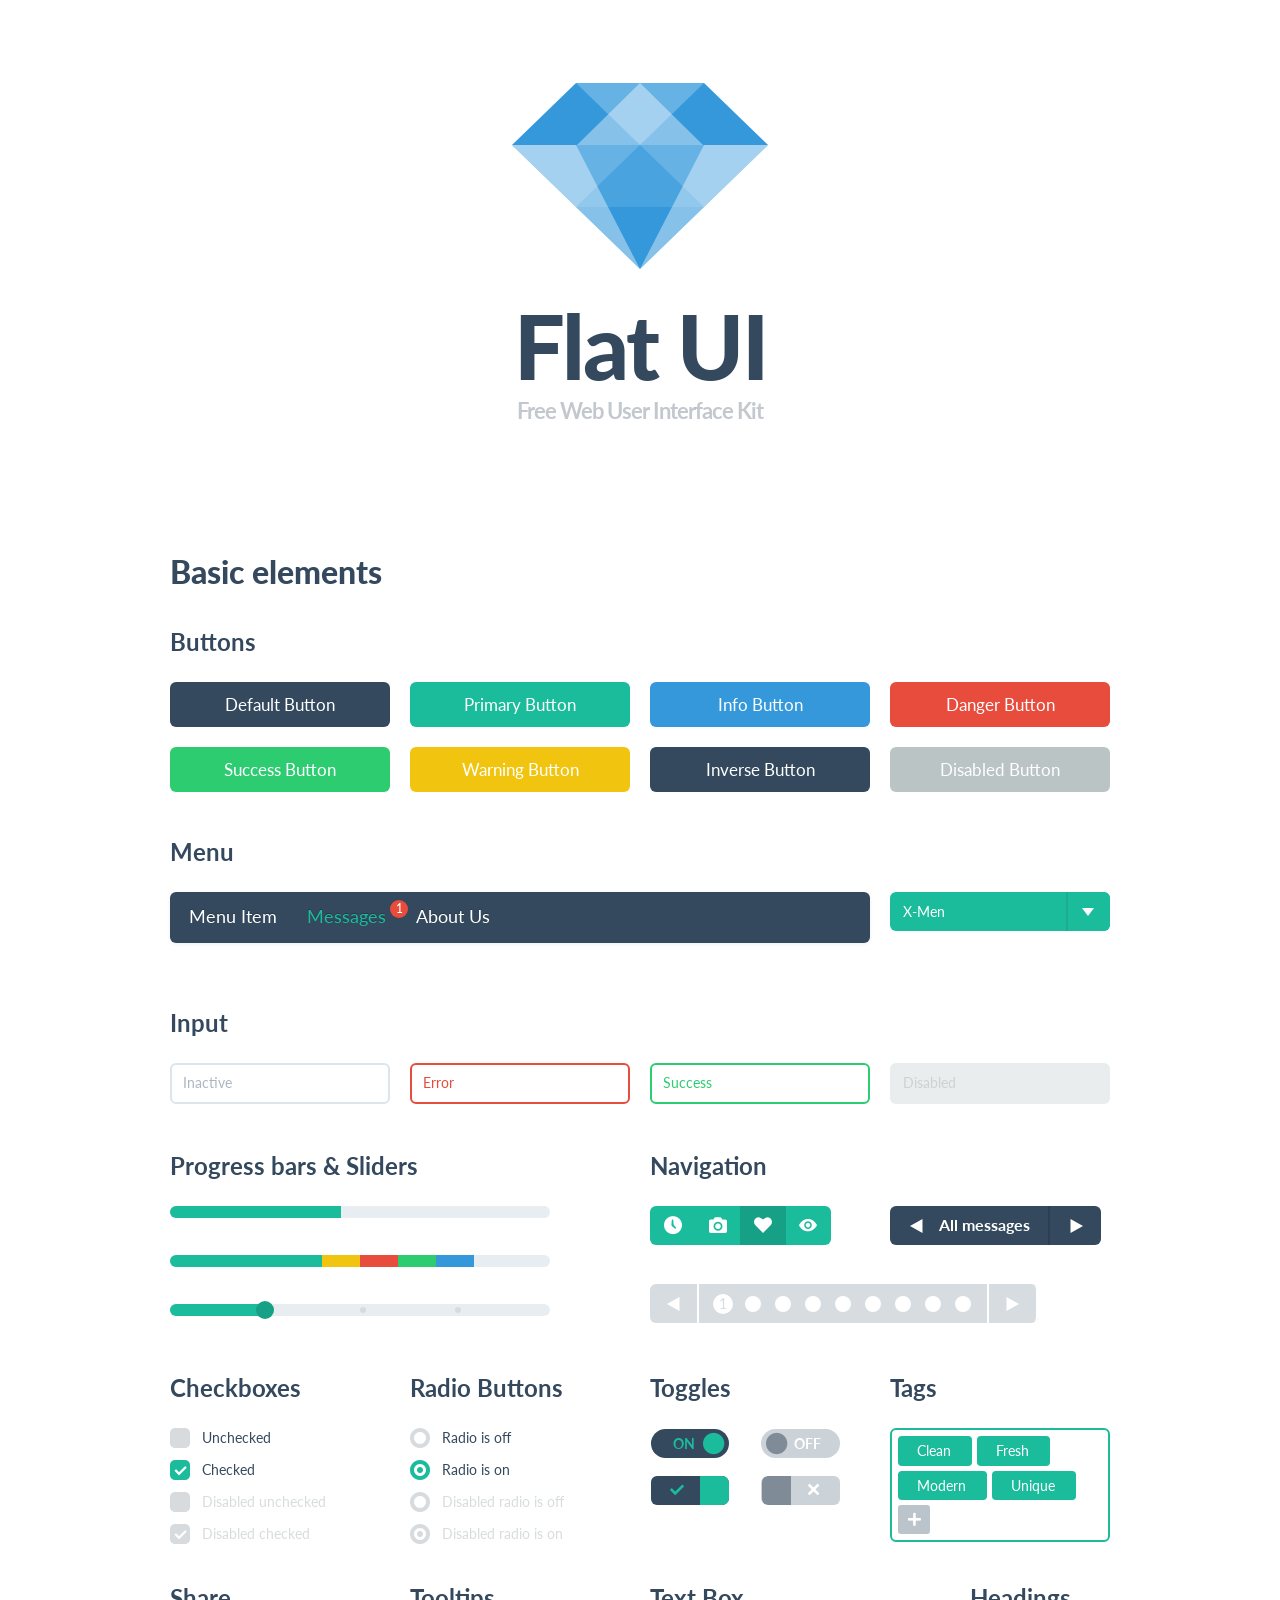
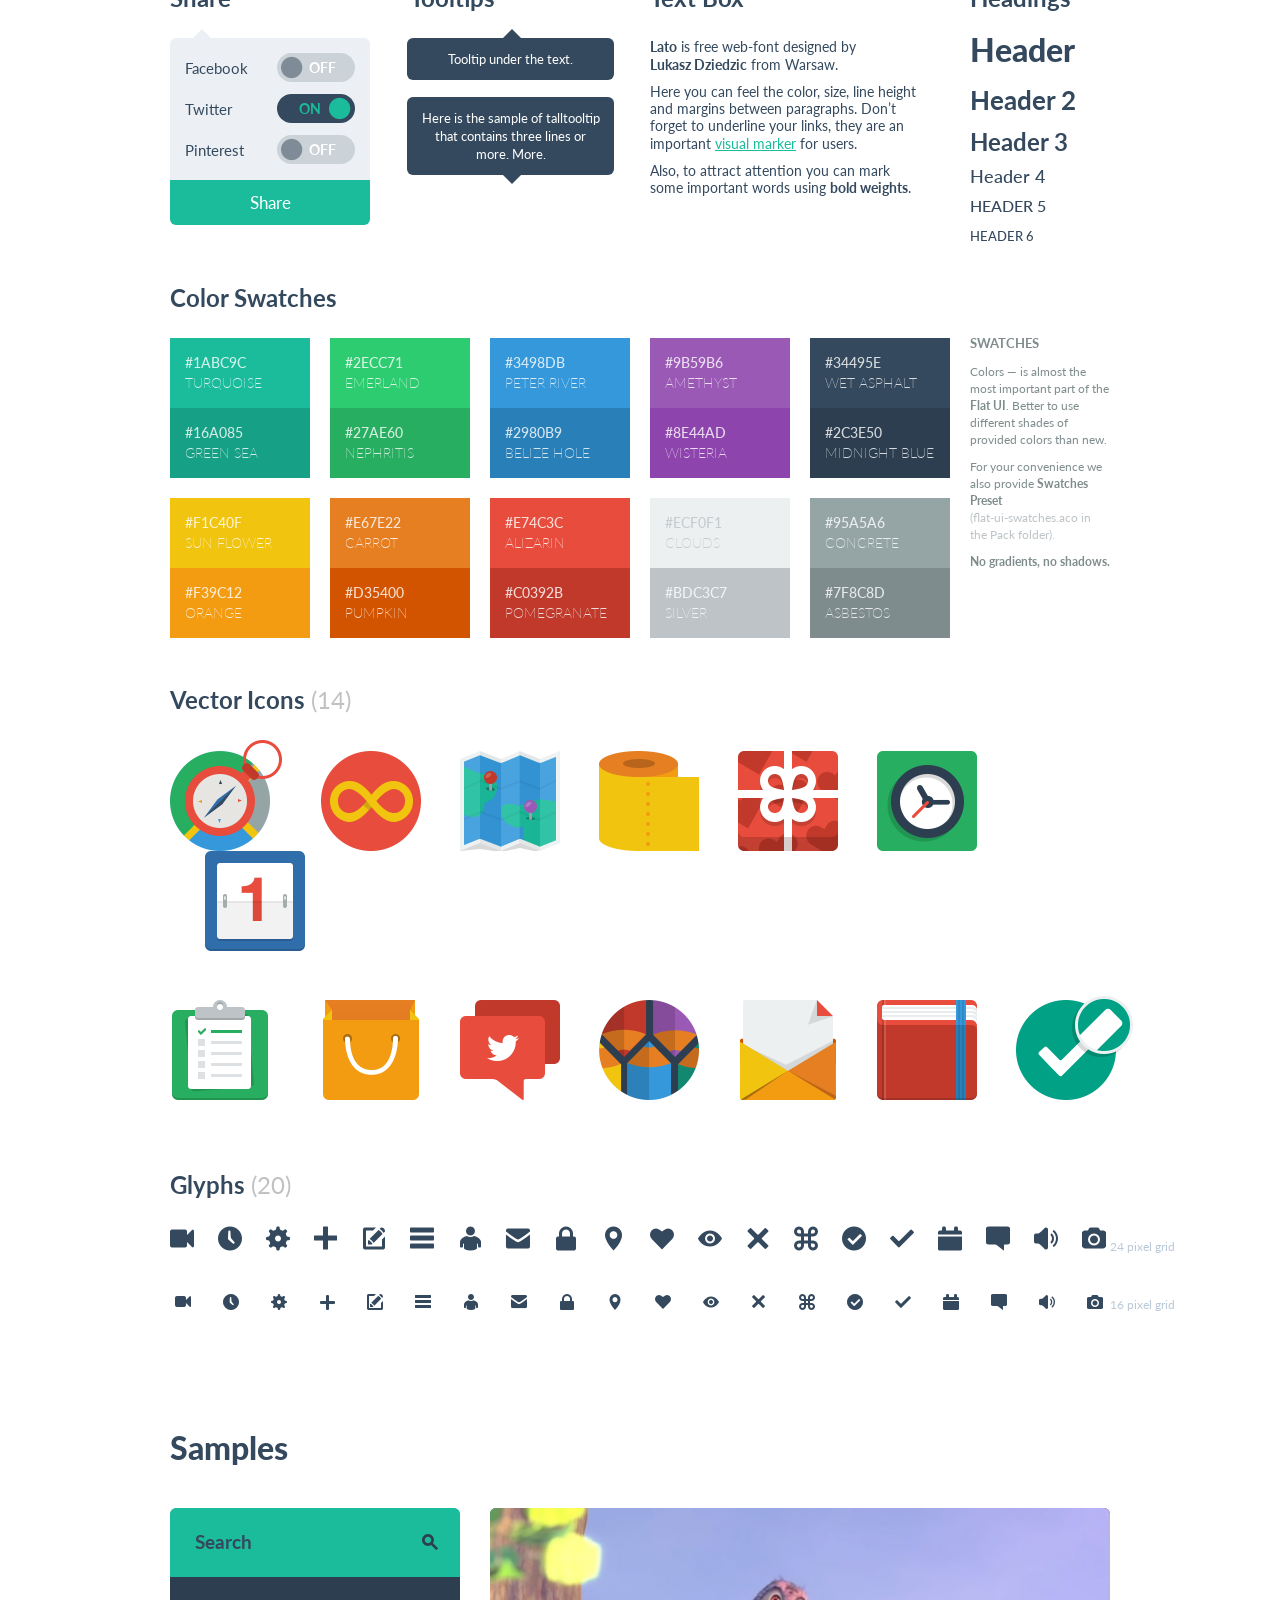
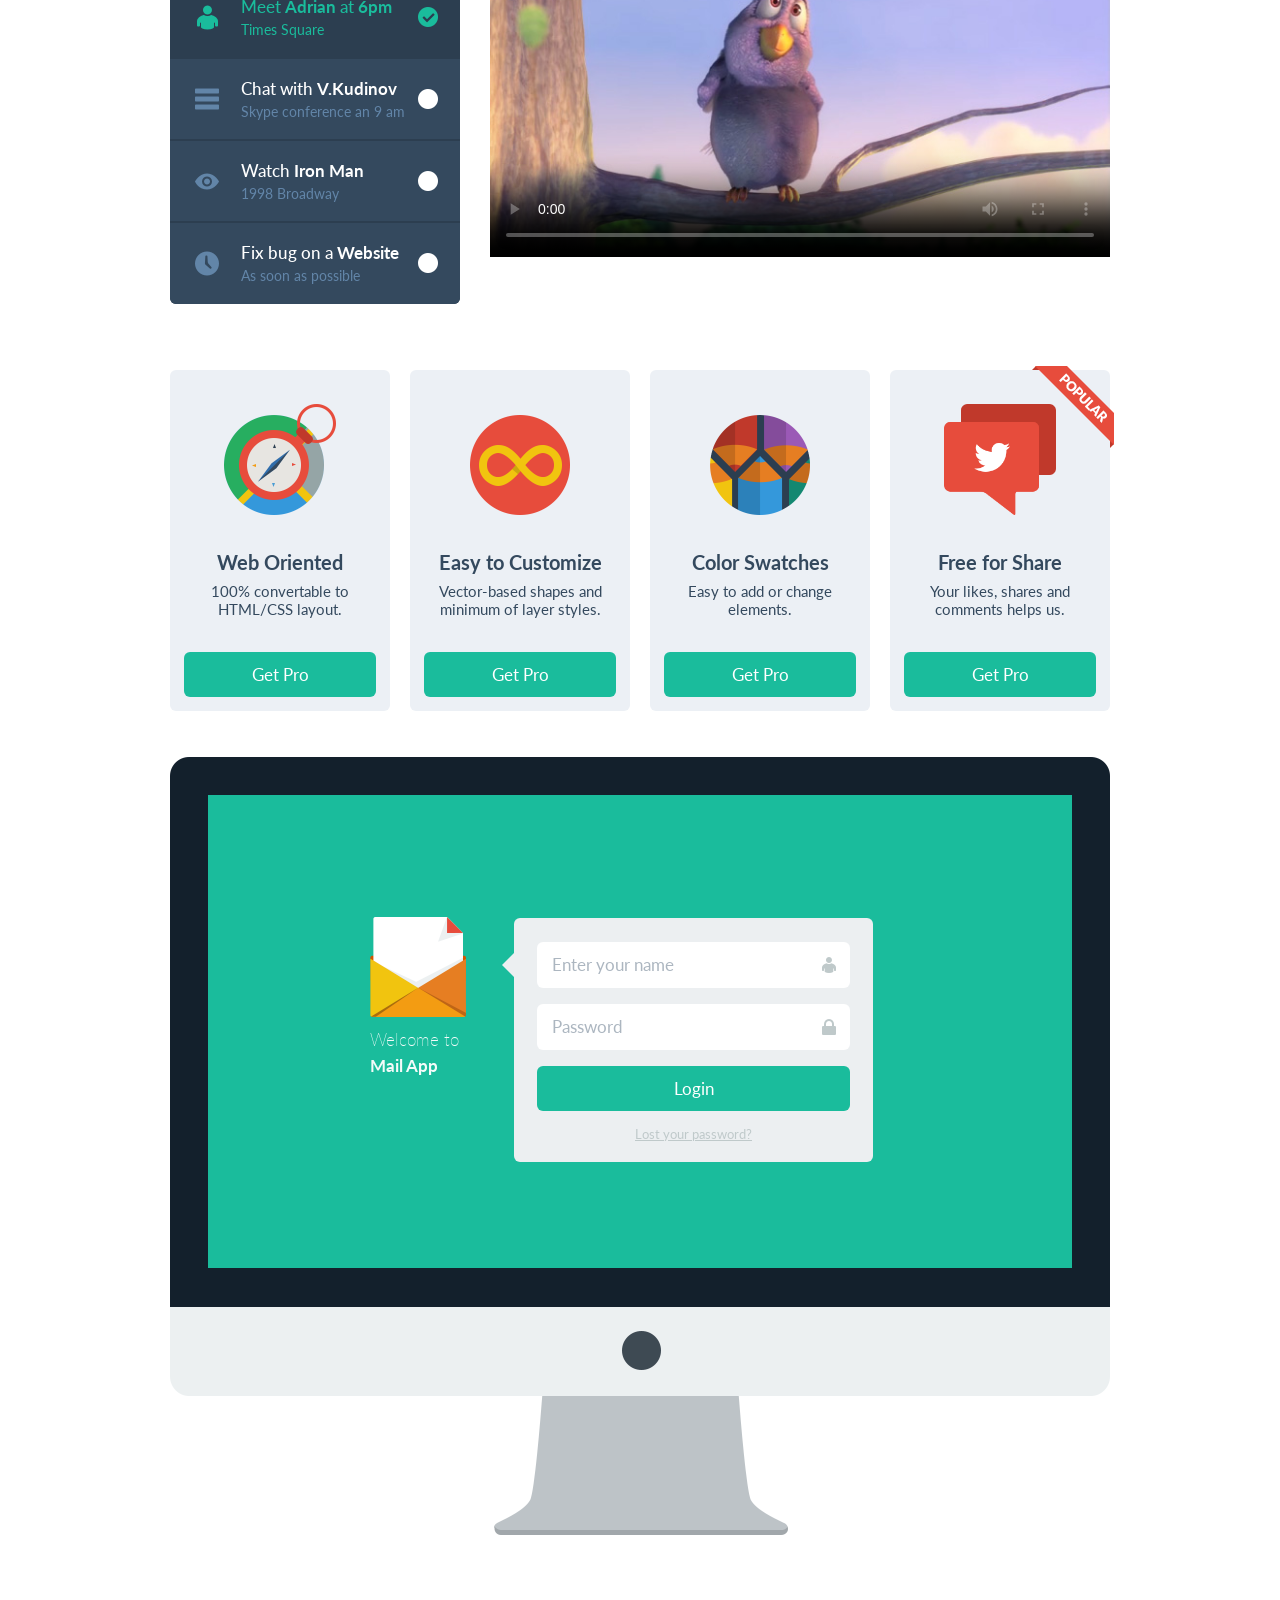
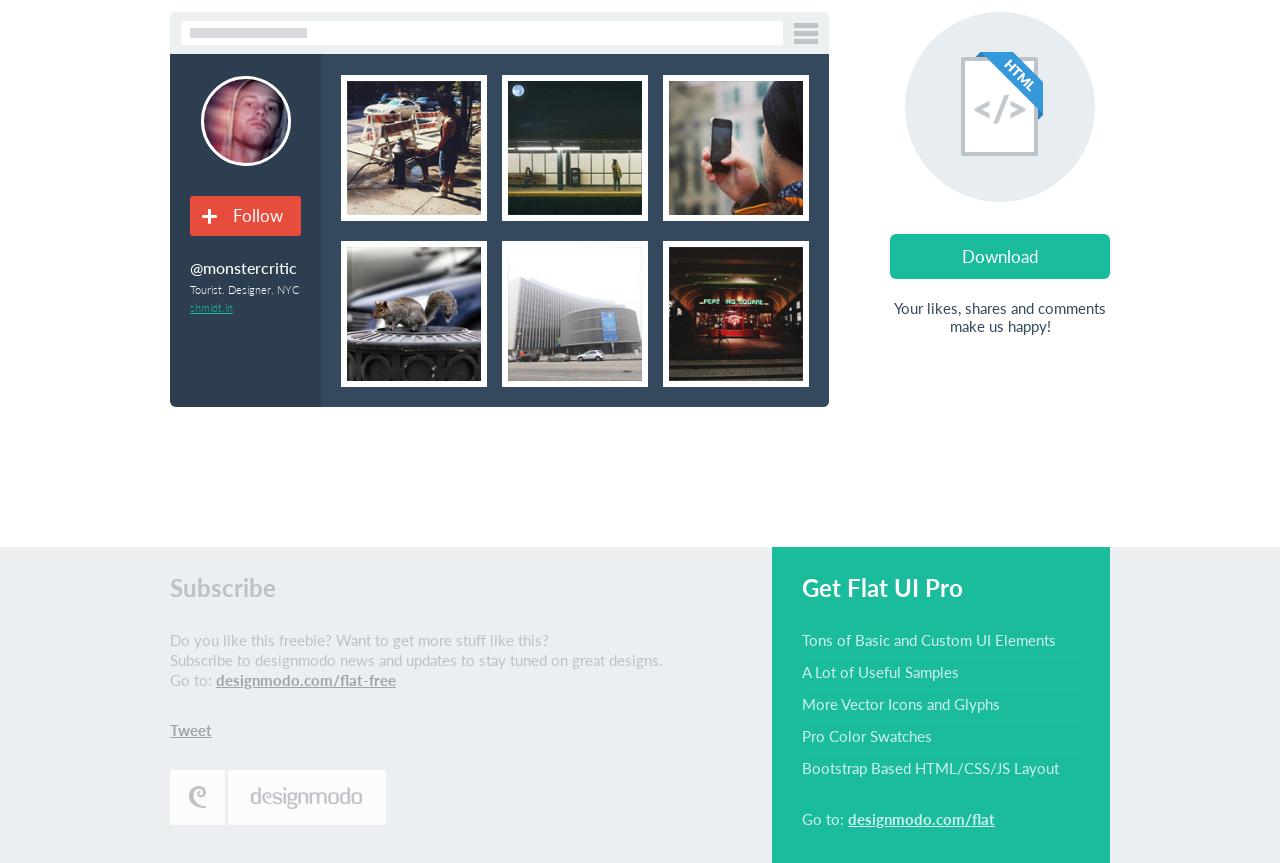
<file: src/HTDOCS2/index.html>
<!DOCTYPE html>
<html lang="en">
  <head>
    <meta charset="utf-8">
    <title>Flat UI</title>
    <meta name="viewport" content="width=device-width, initial-scale=1.0">

    <!-- Loading Bootstrap -->
    <link href="css/bootstrap.css" rel="stylesheet">

    <!-- Loading Flat UI -->
    <link href="css/flat-ui.css" rel="stylesheet">
    <link rel="shortcut icon" href="images/favicon.ico">

    <!-- HTML5 shim, for IE6-8 support of HTML5 elements. All other JS at the end of file. -->
    <!--[if lt IE 9]>
      <script src="js/html5shiv.js"></script>
    <![endif]-->
  </head>
  <body>
    <div class="container">
      <div class="demo-headline">
        <h1 class="demo-logo">
          <div class="logo"></div>
          Flat UI
          <small>Free Web User Interface Kit</small>
        </h1>
      </div> <!-- /demo-headline -->

      <h1>Basic elements</h1>
      <h3 class="demo-panel-title">Buttons</h3>

      <div class="row demo-row">
        <div class="span3">
          <a href="#" class="btn btn-large btn-block">Default Button</a>
        </div>
        <div class="span3">
          <a href="#" class="btn btn-large btn-block btn-primary">Primary Button</a>
        </div>
        <div class="span3">
          <a href="#" class="btn btn-large btn-block btn-info">Info Button</a>
        </div>
        <div class="span3">
          <a href="#" class="btn btn-large btn-block btn-danger">Danger Button</a>
        </div>
      </div> <!-- /row -->

      <div class="row demo-row">
        <div class="span3">
          <a href="#" class="btn btn-large btn-block btn-success">Success Button</a>
        </div>
        <div class="span3">
          <a href="#" class="btn btn-large btn-block btn-warning">Warning Button</a>
        </div>
        <div class="span3">
          <a href="#" class="btn btn-large btn-block btn-inverse">Inverse Button</a>
        </div>
        <div class="span3">
          <a href="#" class="btn btn-large btn-block disabled">Disabled Button</a>
        </div>
      </div> <!-- /row -->

      <h3 class="demo-panel-title">Menu</h3>
      <div class="row demo-row">
        <div class="span9">
          <div class="navbar navbar-inverse">
            <div class="navbar-inner">
              <div class="container">
                <button type="button" class="btn btn-navbar" data-toggle="collapse" data-target=".nav-collapse">
                  <span class="icon-bar"></span>
                  <span class="icon-bar"></span>
                  <span class="icon-bar"></span>
                </button>
                <div class="nav-collapse collapse">
                  <ul class="nav">
                    <li>
                      <a href="#">
                        Menu Item
                        <span class="navbar-unread">1</span>
                      </a>
                    </li>
                    <li class="active">
                      <a href="#">
                        Messages
                        <span class="navbar-unread">1</span>
                      </a>
                      <ul>
                        <li><a href="#">Element One</a></li>
                        <li>
                          <a href="#">Sub menu</a>
                          <ul>
                            <li><a href="#">Element One</a></li>
                            <li><a href="#">Element Two</a></li>
                            <li><a href="#">Element Three</a></li>
                          </ul> <!-- /Sub menu -->
                        </li>
                        <li><a href="#">Element Three</a></li>
                      </ul> <!-- /Sub menu -->
                    </li>
                    <li>
                      <a href="#">
                        About Us
                        <span class="navbar-unread">1</span>
                      </a>
                    </li>
                  </ul>
                </div><!--/.nav-collapse -->
              </div>
            </div>
          </div>
        </div>
        <div class="span3">
          <select value="X-Men" class="span3" tabindex="1" name="herolist">
            <option value="0">Choose hero</option>
            <option value="1">Spider Man</option>
            <option value="2">Wolverine</option>
            <option value="3">Captain America</option>
            <option value="X-Men" selected="selected">X-Men</option>
            <option value="Crocodile">Crocodile</option>
          </select>
        </div>
      </div> <!-- /row -->

      <h3 class="demo-panel-title">Input</h3>
      <div class="row">
        <div class="span3">
          <input type="text" value="" placeholder="Inactive" class="span3" />
        </div>
        <div class="span3">
          <div class="control-group error">
            <input type="text" value="Error" class="span3" />
          </div>
        </div>
        <div class="span3">
          <div class="control-group success">
            <input type="text" value="Success" class="span3" />
          </div>
        </div>
        <div class="span3">
          <input type="text" value="Disabled" disabled="disabled" class="span3" />
        </div>
      </div> <!-- /row -->

      <div class="row">
        <div class="span5">
          <h3 class="demo-panel-title">Progress bars &amp; Sliders</h3>
          <div class="progress">
            <div class="bar" style="width: 45%;"></div>
          </div>
          <br/>
          <div class="progress">
            <div class="bar" style="width: 40%;"></div>
            <div class="bar bar-warning" style="width: 10%;"></div>
            <div class="bar bar-danger" style="width: 10%;"></div>
            <div class="bar bar-success" style="width: 10%;"></div>
            <div class="bar bar-info" style="width: 10%;"></div>
          </div>
          <br/>
          <div id="slider" class="ui-slider">
            <div class="ui-slider-segment"></div>
            <div class="ui-slider-segment"></div>
            <div class="ui-slider-segment"></div>
          </div>
        </div> <!-- /sliders -->

        <div class="span6 offset1">
          <h3 class="demo-panel-title">Navigation</h3>
          <div class="row demo-navigation">
            <div class="span3">
              <div class="btn-toolbar">
                <div class="btn-group">
                  <a class="btn btn-primary" href="#"><i class="fui-time-16"></i></a>
                  <a class="btn btn-primary" href="#"><i class="fui-camera-16"></i></a>
                  <a class="btn btn-primary active" href="#"><i class="fui-heart-16"></i></a>
                  <a class="btn btn-primary" href="#"><i class="fui-eye-16"></i></a>
                </div>
              </div> <!-- /toolbar -->
            </div>
            <div class="span3 demo-pager">
              <ul class="pager">
                <li class="previous">
                  <a href="#">
                    <img src="images/pager/previous.png" />
                    All messages
                  </a>
                </li>
                <!-- <li class="pager-center">Center</li> -->
                <li class="next">
                  <a href="#">
                    <img src="images/pager/next.png" />
                  </a>
                </li>
              </ul> <!-- /pager -->
            </div>
          </div> <!-- /demo-navigation -->

          <div class="pagination">
            <ul>
              <li class="previous"><a href="#"><img src="images/pager/previous.png" /></a></li>
              <li class="active"><a href="#">1</a></li>
              <li><a href="#">2</a></li>
              <li><a href="#">3</a></li>
              <li><a href="#">4</a></li>
              <li><a href="#">5</a></li>
              <li><a href="#">6</a></li>
              <li><a href="#">7</a></li>
              <li><a href="#">8</a></li>
              <li><a href="#">9</a></li>
              <li class="next"><a href="#"><img src="images/pager/next.png" /></a></li>
            </ul>
          </div>
        </div> <!-- /navigation -->
      </div> <!-- /row -->

      <div class="row">
        <div class="span3">
          <h3 class="demo-panel-title">Checkboxes</h3>
          <label class="checkbox" for="checkbox1">
            <input type="checkbox" value="" id="checkbox1">
            Unchecked
          </label>
          <label class="checkbox" for="checkbox2">
            <input type="checkbox" checked="checked" value="" id="checkbox2">
            Checked
          </label>

          <label class="checkbox" for="checkbox3">
            <input type="checkbox" value="" id="checkbox3" disabled="">
            Disabled unchecked
          </label>
          <label class="checkbox" for="checkbox4">
            <input type="checkbox" checked="checked" value="" id="checkbox4" disabled="">
            Disabled checked
          </label>
        </div> <!-- /checkboxes span3 -->

        <div class="span3">
          <h3 class="demo-panel-title">Radio Buttons</h3>
          <label class="radio">
            <input type="radio" name="optionsRadios" id="optionsRadios1" value="option1">
            Radio is off
          </label>
          <label class="radio">
            <input type="radio" name="optionsRadios" id="optionsRadios2" value="option1" checked="">
            Radio is on
          </label>

          <label class="radio">
            <input type="radio" name="optionsRadiosDisabled" id="optionsRadios3" value="option2" disabled="">
            Disabled radio is off
          </label>
          <label class="radio">
            <input type="radio" name="optionsRadiosDisabled" id="optionsRadios4" value="option2" checked="" disabled="">
            Disabled radio is on
          </label>
        </div> <!-- /radios span3 -->

        <div class="span3">
          <h3 class="demo-panel-title">Toggles</h3>

          <table width="100%">
            <tr>
              <td width="50%">
                <div class="toggle">
                  <label class="toggle-radio" for="toggleOption2">ON</label>
                  <input type="radio" name="toggleOptions" id="toggleOption1" value="option1" checked="checked">
                  <label class="toggle-radio" for="toggleOption1">OFF</label>
                  <input type="radio" name="toggleOptions" id="toggleOption2" value="option2">
                </div>
              </td>

              <td>
                <div class="toggle">
                  <label class="toggle-radio" for="toggleOption4">ON</label>
                  <input type="radio" name="toggleOptions2" id="toggleOption3" value="option3">
                  <label class="toggle-radio" for="toggleOption3">OFF</label>
                  <input type="radio" name="toggleOptions2" id="toggleOption4" value="option4" checked="checked">
                </div>
              </td>
            </tr>
            <tr>
              <td>
                <div class="toggle toggle-icon">
                  <label class="toggle-radio fui-checkmark-16" for="toggleOption6"></label>
                  <input type="radio" name="toggleOptions3" id="toggleOption5" value="option5" checked="checked">
                  <label class="toggle-radio fui-cross-16" for="toggleOption5"></label>
                  <input type="radio" name="toggleOptions3" id="toggleOption6" value="option6">
                </div>
              </td>

              <td>
                <div class="toggle toggle-icon">
                  <label class="toggle-radio fui-checkmark-16" for="toggleOption8"></label>
                  <input type="radio" name="toggleOptions4" id="toggleOption7" value="option7">
                  <label class="toggle-radio fui-cross-16" for="toggleOption7"></label>
                  <input type="radio" name="toggleOptions4" id="toggleOption8" value="option8" checked="checked">
                </div>
              </td>
            </tr>
          </table>
        </div> <!-- /toggles span3 -->

        <div class="span3">
          <h3 class="demo-panel-title">Tags</h3>
          <input name="tagsinput" id="tagsinput" class="tagsinput" value="Clean,Fresh,Modern,Unique" />
        </div>
      </div> <!-- /row -->

      <div class="row">
        <div class="span3">
          <h3 class="demo-panel-title">Share</h3>
          <div class="share mrl">
            <ul>
              <li>
                <label class="share-label" for="share-toggle2">Facebook</label>
                <div class="toggle">
                  <label class="toggle-radio" for="share-toggle2">ON</label>
                  <input type="radio" name="share-toggles" id="share-toggle2" value="toggle1">
                  <label class="toggle-radio" for="share-toggle1">OFF</label>
                  <input type="radio" name="share-toggles" id="share-toggle1" value="toggle2" checked="checked">
                </div>
              </li>
              <li>
                <label class="share-label" for="share-toggle4">Twitter</label>
                <div class="toggle">
                  <label class="toggle-radio" for="share-toggle4">ON</label>
                  <input type="radio" name="share-toggles2" id="share-toggle4" value="toggle1" checked="checked">
                  <label class="toggle-radio" for="share-toggle3">OFF</label>
                  <input type="radio" name="share-toggles2" id="share-toggle3" value="toggle2">
                </div>
              </li>
              <li>
                <label class="share-label" for="share-toggle6">Pinterest</label>
                <div class="toggle">
                  <label class="toggle-radio" for="share-toggle6">ON</label>
                  <input type="radio" name="share-toggles3" id="share-toggle6" value="toggle1">
                  <label class="toggle-radio" for="share-toggle5">OFF</label>
                  <input type="radio" name="share-toggles3" id="share-toggle5" value="toggle2" checked="checked">
                </div>
              </li>
            </ul>
            <a href="#" class="btn btn-primary btn-block btn-large">Share</a>
          </div> <!-- /share -->
        </div>

        <div class="span3">
          <div class="demo-tooltips">
            <h3 class="demo-panel-title">Tooltips</h3>
            <p align="center" data-toggle="tooltip" data-placement="bottom" title="Tooltip under the text."></p>
            <p align="center" data-toggle="tooltip" title="Here is the sample of talltooltip that contains three lines or more. More."></p>
          </div>
        </div> <!-- /span3 with tooltips -->

        <div class="span4">
          <div class="demo-text-box prl">
            <h3 class="demo-panel-title">Text Box</h3>
            <p><strong>Lato</strong> is free web-font designed by <strong>Lukasz&nbsp;Dziedzic</strong> from Warsaw.</p>
            <p>Here you can feel the color, size, line height and margins between paragraphs. Don’t forget to underline 
              your links, they are an important <a href="#">visual marker</a> for users.</p>
            <p>Also, to attract attention you can mark some&nbsp;important words using <strong>bold weights</strong>.</p>
          </div>
        </div> <!-- /text box -->

        <div class="span2">
          <h3 class="demo-panel-title demo-headings">Headings</h3>
          <h1>Header</h1>
          <h2>Header 2</h2>
          <h3>Header 3</h3>
          <h4>Header 4</h4>
          <h5>Header 5</h5>
          <h6>Header 6</h6>
        </div> <!-- /headings -->
      </div> <!-- /row -->

      <div class="row">
        <div class="span10">
          <h3 class="demo-panel-title">Color Swatches</h3>
          <div class="row mbl">
            <div class="span2">
              <dl class="palette palette-firm">
                <dt>#1abc9c</dt>
                <dd>Turquoise</dd>
              </dl>
              <dl class="palette palette-firm-dark">
                <dt>#16a085</dt>
                <dd>Green sea</dd>
              </dl>
            </div>

            <div class="span2">
              <dl class="palette palette-success">
                <dt>#2ecc71</dt>
                <dd>Emerland</dd>
              </dl>
              <dl class="palette palette-success-dark">
                <dt>#27ae60</dt>
                <dd>Nephritis</dd>
              </dl>
            </div>

            <div class="span2">
              <dl class="palette palette-info">
                <dt>#3498db</dt>
                <dd>Peter river</dd>
              </dl>
              <dl class="palette palette-info-dark">
                <dt>#2980b9</dt>
                <dd>Belize hole</dd>
              </dl>
            </div>

            <div class="span2">
              <dl class="palette palette-amethyst">
                <dt>#9b59b6</dt>
                <dd>Amethyst</dd>
              </dl>
              <dl class="palette palette-wisteria">
                <dt>#8e44ad</dt>
                <dd>Wisteria</dd>
              </dl>
            </div>

            <div class="span2">
              <dl class="palette palette-night">
                <dt>#34495e</dt>
                <dd>Wet asphalt</dd>
              </dl>
              <dl class="palette palette-night-dark">
                <dt>#2c3e50</dt>
                <dd>Midnight blue</dd>
              </dl>
            </div>
          </div> <!-- /color swatches -->

          <div class="row mbl">
            <div class="span2">
              <dl class="palette palette-bright">
                <dt>#f1c40f</dt>
                <dd>Sun flower</dd>
              </dl>
              <dl class="palette palette-bright-dark">
                <dt>#f39c12</dt>
                <dd>Orange</dd>
              </dl>
            </div>

            <div class="span2">
              <dl class="palette palette-carrot">
                <dt>#e67e22</dt>
                <dd>Carrot</dd>
              </dl>
              <dl class="palette palette-pumpkin">
                <dt>#d35400</dt>
                <dd>Pumpkin</dd>
              </dl>
            </div>

            <div class="span2">
              <dl class="palette palette-alizarin">
                <dt>#e74c3c</dt>
                <dd>Alizarin</dd>
              </dl>
              <dl class="palette palette-pomegranate">
                <dt>#c0392b</dt>
                <dd>Pomegranate</dd>
              </dl>
            </div>

            <div class="span2">
              <dl class="palette palette-clouds">
                <dt>#ecf0f1</dt>
                <dd>Clouds</dd>
              </dl>
              <dl class="palette palette-silver">
                <dt>#bdc3c7</dt>
                <dd>Silver</dd>
              </dl>
            </div>

            <div class="span2">
              <dl class="palette palette-concrete">
                <dt>#95a5a6</dt>
                <dd>Concrete</dd>
              </dl>
              <dl class="palette palette-asbestos">
                <dt>#7f8c8d</dt>
                <dd>Asbestos</dd>
              </dl>
            </div>
          </div> <!-- /color swatches -->
        </div>

        <div class="span2">
          <h3 class="demo-panel-title">&nbsp;</h3>
          <h6 class="palette-headline">SWATCHES</h6>
          <p class="palette-paragraph">
            Colors &mdash; is almost the most important part of the <strong>Flat UI</strong>. Better to use different shades of provided colors than new.
          </p>
          <p class="palette-paragraph">
            For your convenience we also provide <strong>Swatches Preset</strong> <span>(flat&#8209;ui&#8209;swatches.aco in the Pack folder).</span>
          </p>
          <p class="palette-paragraph">
            <strong>No gradients, no shadows.</strong>
          </p>
        </div> <!-- /swatches desc -->
      </div> <!-- /swatches row -->

      <h3 class="demo-panel-title">Vector Icons <small>(14)</small></h3>
      <div class="demo-illustrations">
        <img src="images/illustrations/compass.png" class="big-illustration" src="" />
        <img src="images/illustrations/infinity.png" src="" />
        <img src="images/illustrations/map.png" src="" />
        <img src="images/illustrations/paper.png" src="" />
        <img src="images/illustrations/gift.png" src="" />
        <img src="images/illustrations/time.png" src="" />
        <img src="images/illustrations/calendar.png" src="" />
      </div>
      <div class="demo-illustrations">
        <img src="images/illustrations/clipboard.png" class="big-illustration-pusher" src="" />
        <img src="images/illustrations/bag.png" src="" />
        <img src="images/illustrations/share.png" src="" />
        <img src="images/illustrations/colors.png" src="" />
        <img src="images/illustrations/mail.png" src="" />
        <img src="images/illustrations/book.png" src="" />
        <img src="images/illustrations/retina.png" class="big-retina-illustration" src="" />
      </div>

      <div class="demo-icons">
        <h3 class="demo-panel-title">Glyphs <small>(20)</small></h3>
        <div class="demo-icons-24">
          <span class="fui-video-24"></span>
          <span class="fui-time-24"></span>
          <span class="fui-settings-24"></span>
          <span class="fui-plus-24"></span>
          <span class="fui-new-24"></span>
          <span class="fui-menu-24"></span>
          <span class="fui-man-24"></span>
          <span class="fui-mail-24"></span>
          <span class="fui-lock-24"></span>
          <span class="fui-location-24"></span>
          <span class="fui-heart-24"></span>
          <span class="fui-eye-24"></span>
          <span class="fui-cross-24"></span>
          <span class="fui-cmd-24"></span>
          <span class="fui-checkround-24"></span>
          <span class="fui-checkmark-24"></span>
          <span class="fui-calendar-24"></span>
          <span class="fui-bubble-24"></span>
          <span class="fui-volume-24"></span>
          <span class="fui-camera-24"></span>
          <span class="demo-icons-tooltip">24 pixel grid</span>
        </div>

        <div class="demo-icons-16">
          <span class="fui-video-16"></span>
          <span class="fui-time-16"></span>
          <span class="fui-settings-16"></span>
          <span class="fui-plus-16"></span>
          <span class="fui-new-16"></span>
          <span class="fui-menu-16"></span>
          <span class="fui-man-16"></span>
          <span class="fui-mail-16"></span>
          <span class="fui-lock-16"></span>
          <span class="fui-location-16"></span>
          <span class="fui-heart-16"></span>
          <span class="fui-eye-16"></span>
          <span class="fui-cross-16"></span>
          <span class="fui-cmd-16"></span>
          <span class="fui-checkround-16"></span>
          <span class="fui-checkmark-16"></span>
          <span class="fui-calendar-16"></span>
          <span class="fui-bubble-16"></span>
          <span class="fui-volume-16"></span>
          <span class="fui-camera-16"></span>
          <span class="demo-icons-tooltip">16 pixel grid</span>
        </div>
      </div> <!-- /icon font row -->

      <h1 class="mbl pbl">Samples</h1>
      <div class="row demo-samples">
        <div class="span4">
          <div class="todo mrm">
            <div class="todo-search">
              <input class="todo-search-field" type="search" value="" placeholder="Search" />
            </div>
            <ul>
              <li class="todo-done">
                <div class="todo-icon fui-man-24"></div>
                <div class="todo-content">
                  <h4 class="todo-name">
                    Meet <strong>Adrian</strong> at <strong>6pm</strong>
                  </h4>
                  Times Square
                </div>
              </li>

              <li>
                <div class="todo-icon fui-menu-24"></div>
                <div class="todo-content">
                  <h4 class="todo-name">
                    Chat with <strong>V.Kudinov</strong>
                  </h4>
                  Skype conference an 9 am
                </div>
              </li>

              <li>
                <div class="todo-icon fui-eye-24"></div>
                <div class="todo-content">
                  <h4 class="todo-name">
                    Watch <strong>Iron Man</strong>
                  </h4>
                  1998 Broadway
                </div>
              </li>

              <li>
                <div class="todo-icon fui-time-24"></div>
                <div class="todo-content">
                  <h4 class="todo-name">
                    Fix bug on a <strong>Website</strong>
                  </h4>
                  As soon as possible
                </div>
              </li>
            </ul>
          </div>
        </div> <!-- /todo list -->

        <div class="span8 demo-video">
          <!--[if !IE]> -->
            <video class="video-js" controls
              preload="auto" width="620" height="349" poster="images/video/poster.jpg" data-setup="{}">
              <source src="http://iurevych.github.com/Flat-UI-videos/big_buck_bunny.mp4" type="video/mp4">
              <source src="http://iurevych.github.com/Flat-UI-videos/big_buck_bunny.webm" type="video/webm">
            </video>
          <!-- <![endif]-->

          <!--[if IE]>
            <video class="video-js" controls
              preload="auto" width="620" height="256" poster="http://video-js.zencoder.com/oceans-clip.jpg" data-setup="{}">
              <source src="http://video-js.zencoder.com/oceans-clip.mp4" type='video/mp4'/>
              <source src="http://video-js.zencoder.com/oceans-clip.webm" type='video/webm'/>
            </video>
          <![endif]-->
        </div> <!-- /video -->
      </div>

      <div class="row demo-tiles">
        <div class="span3">
          <div class="tile">
            <img class="tile-image big-illustration" alt="" src="images/illustrations/compass.png" />
            <h3 class="tile-title">Web Oriented</h3>
            <p>100% convertable to HTML/CSS layout.</p>
            <a class="btn btn-primary btn-large btn-block" href="#">Get Pro</a>
          </div>
        </div>

        <div class="span3">
          <div class="tile">
            <img class="tile-image" alt="" src="images/illustrations/infinity.png" />
            <h3 class="tile-title">Easy to Customize</h3>
            <p>Vector-based shapes and minimum of layer styles.</p>
            <a class="btn btn-primary btn-large btn-block" href="#">Get Pro</a>
          </div>
        </div>

        <div class="span3">
          <div class="tile">
            <img class="tile-image" alt="" src="images/illustrations/colors.png" />
            <h3 class="tile-title">Color Swatches</h3>
            <p>Easy to add or change elements. </p>
            <a class="btn btn-primary btn-large btn-block" href="#">Get Pro</a>
          </div>
        </div>

        <div class="span3">
          <div class="tile tile-hot">
            <img class="tile-image big-illustration" alt="" src="images/illustrations/share.png" />
            <h3 class="tile-title">Free for Share</h3>
            <p>Your likes, shares and comments helps us.</p>
            <a class="btn btn-primary btn-large btn-block" href="#">Get Pro</a>
          </div>

        </div>
      </div> <!-- /tiles -->

      <div class="login">
        <div class="login-screen">
          <div class="login-icon">
            <img src="images/login/icon.png" alt="Welcome to Mail App" />
            <h4>Welcome to <small>Mail App</small></h4>
          </div>

          <div class="login-form">
            <div class="control-group">
              <input type="text" class="login-field" value="" placeholder="Enter your name" id="login-name" />
              <label class="login-field-icon fui-man-16" for="login-name"></label>
            </div>

            <div class="control-group">
              <input type="password" class="login-field" value="" placeholder="Password" id="login-pass" />
              <label class="login-field-icon fui-lock-16" for="login-pass"></label>
            </div>

            <a class="btn btn-primary btn-large btn-block" href="#">Login</a>
            <a class="login-link" href="#">Lost your password?</a>
          </div>
        </div>
      </div>

      <div class="row">
        <div class="span9">
          <div class="demo-browser">
            <div class="demo-browser-side">
              <div class="demo-browser-author"></div>
              <div class="demo-browser-action">
                <a class="btn btn-danger btn-large btn-block" href="http://twitter.com/monstercritic" target="_blank">
                  Follow
                </a>
              </div>
              <h5>@monstercritic</h5>
              <h6>
                Tourist. Designer. NYC
                <a href="http://shmidt.in" target="_blank">shmidt.in</a>
              </h6>
            </div>
            <div class="demo-browser-content">
              <img src="images/demo/browser-pic-1.jpg" alt="" />
              <img src="images/demo/browser-pic-2.jpg" alt="" />
              <img src="images/demo/browser-pic-3.jpg" alt="" />
              <img src="images/demo/browser-pic-4.jpg" alt="" />
              <img src="images/demo/browser-pic-5.jpg" alt="" />
              <img src="images/demo/browser-pic-6.jpg" alt="" />
            </div>
          </div>
        </div>

        <div class="span3">
          <div class="demo-download">
            <img src="images/demo/html-icon.png" src="Free PSD" />
          </div>

          <a href="https://github.com/designmodo/Flat-UI/archive/master.zip" class="btn btn-primary btn-large btn-block">Download</a>

          <p class="demo-download-text">Your likes, shares and comments make us happy!</p>
        </div>
      </div> <!-- /download area -->

    </div> <!-- /container -->

    <footer>
      <div class="container">
        <div class="row">
          <div class="span7">
            <h3 class="footer-title">Subscribe</h3>
            <p>Do you like this freebie? Want to get more stuff like this?<br/>
              Subscribe to designmodo news and updates to stay tuned on great designs.<br/>
              Go to: <a href="http://designmodo.com/flat-free" target="_blank">designmodo.com/flat-free</a>
            </p>

            <p class="pvl">
              <a href="https://twitter.com/share" class="twitter-share-button" data-url="http://designmodo.com/flat-free/" data-text="Flat UI Free - PSD&amp;HTML User Interface Kit" data-via="designmodo" data-size="large">Tweet</a>
              <script>!function(d,s,id){var js,fjs=d.getElementsByTagName(s)[0];if(!d.getElementById(id)){js=d.createElement(s);js.id=id;js.src="//platform.twitter.com/widgets.js";fjs.parentNode.insertBefore(js,fjs);}}(document,"script","twitter-wjs");</script>
            </p>

            <a class="footer-brand" href="http://designmodo.com" target="_blank">
              <img src="images/footer/logo.png" alt="Designmodo.com" />
            </a>
          </div> <!-- /span8 -->

          <div class="span5">
            <div class="footer-banner">
              <h3 class="footer-title">Get Flat UI Pro</h3>
              <ul>
                <li>Tons of Basic and Custom UI Elements</li>
                <li>A Lot of Useful Samples</li>
                <li>More Vector Icons and Glyphs</li>
                <li>Pro Color Swatches</li>
                <li>Bootstrap Based HTML/CSS/JS Layout</li>
              </ul>
              Go to: <a href="http://designmodo.com/flat" target="_blank">designmodo.com/flat</a>
            </div>
          </div>
        </div>
      </div>
    </footer>

    <!-- Load JS here for greater good =============================-->
    <script src="js/jquery-1.8.2.min.js"></script>
    <script src="js/jquery-ui-1.10.0.custom.min.js"></script>
    <script src="js/jquery.dropkick-1.0.0.js"></script>
    <script src="js/custom_checkbox_and_radio.js"></script>
    <script src="js/custom_radio.js"></script>
    <script src="js/jquery.tagsinput.js"></script>
    <script src="js/bootstrap-tooltip.js"></script>
    <script src="js/jquery.placeholder.js"></script>
    <script src="http://vjs.zencdn.net/c/video.js"></script>
    <script src="js/application.js"></script>
    <!--[if lt IE 8]>
      <script src="js/icon-font-ie7.js"></script>
      <script src="js/icon-font-ie7-24.js"></script>
    <![endif]-->
  </body>
</html>
</file>
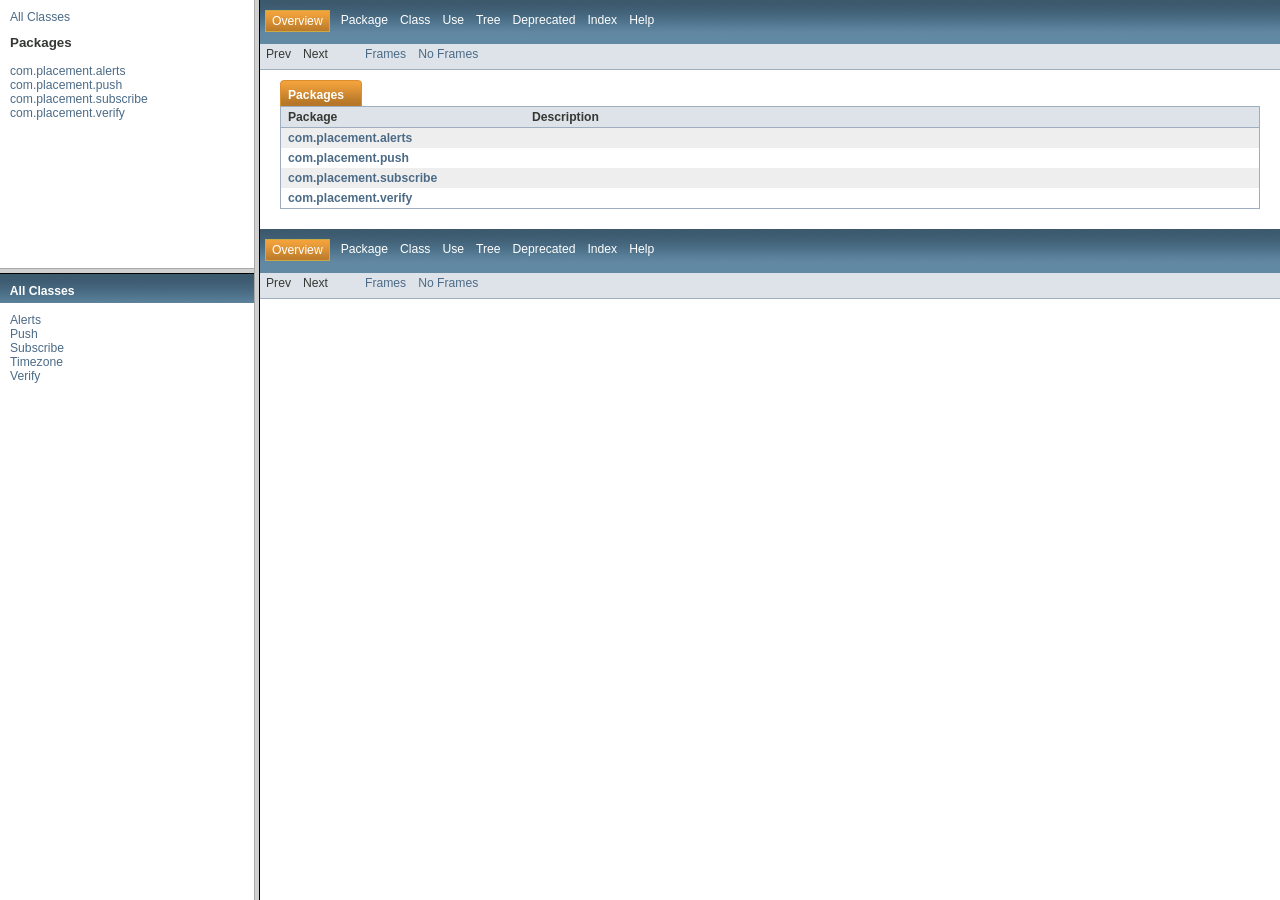
<file: src/Message/Docs/index.html>
<!DOCTYPE HTML PUBLIC "-//W3C//DTD HTML 4.01 Frameset//EN" "http://www.w3.org/TR/html4/frameset.dtd">
<!-- NewPage -->
<html lang="en">
<head>
<!-- Generated by javadoc on Sat Apr 27 01:03:39 IST 2013 -->
<title>Generated Documentation (Untitled)</title>
<script type="text/javascript">
    targetPage = "" + window.location.search;
    if (targetPage != "" && targetPage != "undefined")
        targetPage = targetPage.substring(1);
    if (targetPage.indexOf(":") != -1)
        targetPage = "undefined";
    function loadFrames() {
        if (targetPage != "" && targetPage != "undefined")
             top.classFrame.location = top.targetPage;
    }
</script>
</head>
<frameset cols="20%,80%" title="Documentation frame" onload="top.loadFrames()">
<frameset rows="30%,70%" title="Left frames" onload="top.loadFrames()">
<frame src="overview-frame.html" name="packageListFrame" title="All Packages">
<frame src="allclasses-frame.html" name="packageFrame" title="All classes and interfaces (except non-static nested types)">
</frameset>
<frame src="overview-summary.html" name="classFrame" title="Package, class and interface descriptions" scrolling="yes">
<noframes>
<noscript>
<div>JavaScript is disabled on your browser.</div>
</noscript>
<h2>Frame Alert</h2>
<p>This document is designed to be viewed using the frames feature. If you see this message, you are using a non-frame-capable web client. Link to <a href="overview-summary.html">Non-frame version</a>.</p>
</noframes>
</frameset>
</html>
</file>
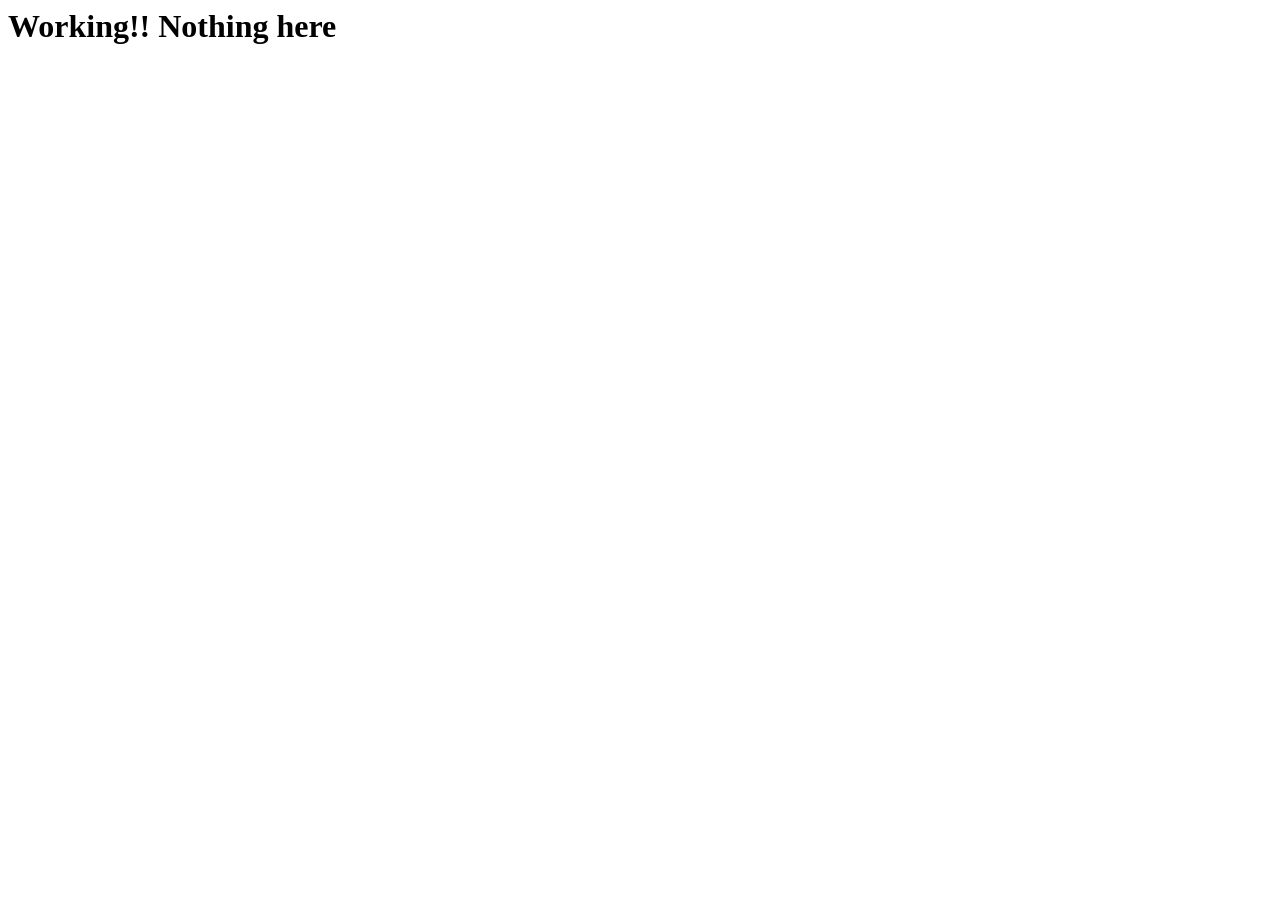
<file: src/Message/Placement/war/index.html>
<!DOCTYPE HTML PUBLIC "-//W3C//DTD HTML 4.01 Transitional//EN">
<!-- The HTML 4.01 Transitional DOCTYPE declaration-->
<!-- above set at the top of the file will set     -->
<!-- the browser's rendering engine into           -->
<!-- "Quirks Mode". Replacing this declaration     -->
<!-- with a "Standards Mode" doctype is supported, -->
<!-- but may lead to some differences in layout.   -->

<html>
  <head>
    <meta http-equiv="content-type" content="text/html; charset=UTF-8">
    <title>Hello App Engine</title>
  </head>

  <body>
    <h1>Working!! Nothing here</h1>

  </body>
</html>
</file>
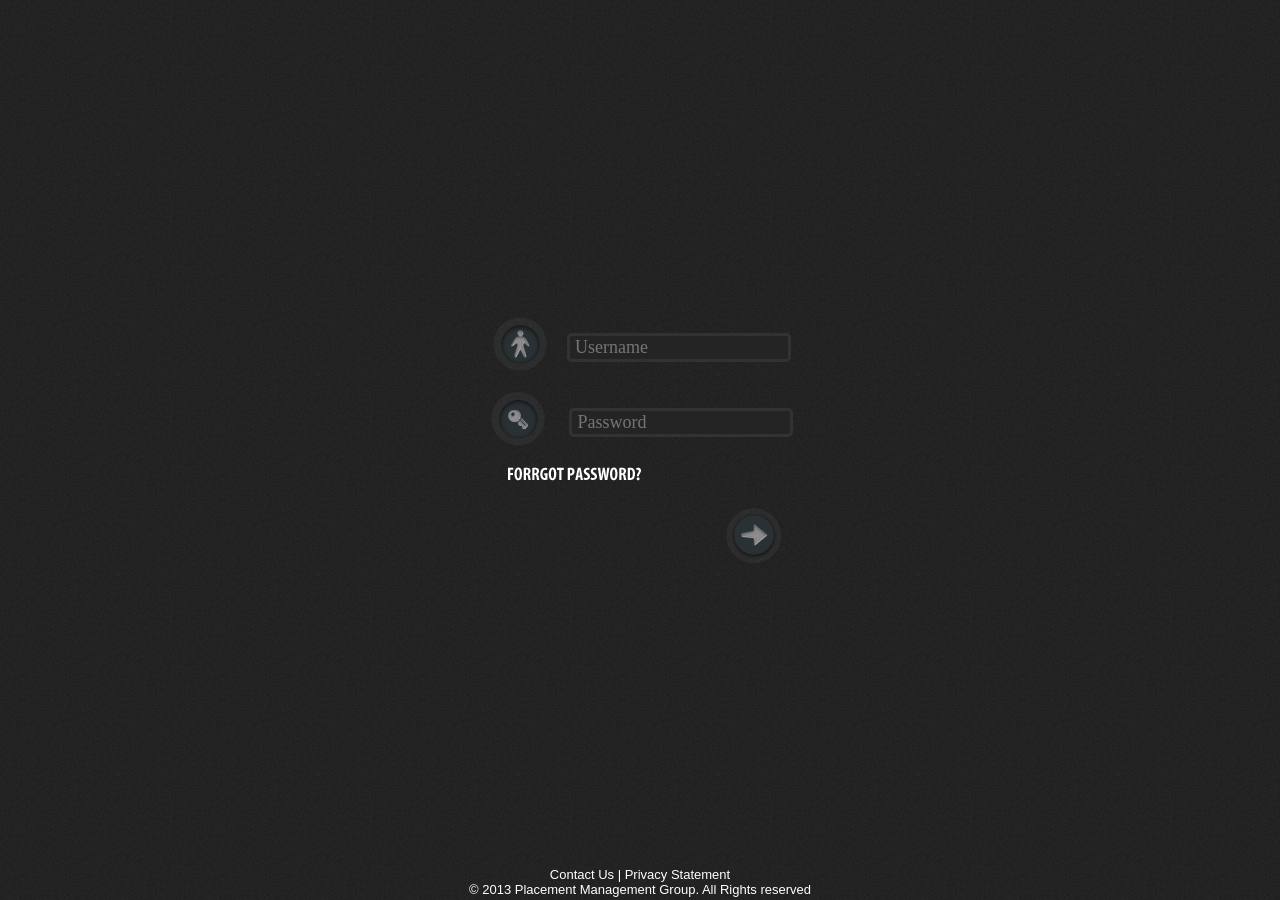
<file: src/HTDOCS/loginPage.html>
<!DOCTYPE html>
<html lang="en">
	<head>
		<meta charset=utf-8 >
		<title>Placement Portal</title>
		<link rel="stylesheet" href="all.css" type="text/css" media="screen"/>
		<script  src="style.js"></script>
		<script src="validate.js"></script>
	</head>
	<body onload="positionLoginComponent(event)" onresize="positionLoginComponent(event)">
		<div id="loginComponent">
			<form action="login.py" method="POST"  id="myForm" >
				<div>
					<img alt="userIcon" src="images/user.png" id="user"/>&nbsp;&nbsp;&nbsp;&nbsp;<input type="text" id="username" name="username" placeholder=" Username" class = "required" required/>
					<span id="usernameError"  class ="error"></span>
				</div>
				<div>
					<img alt="userIcon" src="images/pwd.png" id="pwd"/>&nbsp;&nbsp;&nbsp;&nbsp;<input type="password" id="password" name="password" placeholder=" Password" class= "required" required/>
					<span class ="error" id="passwordError"></span>
				</div>
				<div>
					<a title="Did You Forget Your Password" href=""><img alt="ForgotPassword" src="images/forgotPassword.png" /></a>
				</div>
				<div>
					<img alt="userIcon" src="images/login.png" id="login" title ="Login" onclick="validate()"/>
				</div>
			</form>
		</div>
		<div id ="copyright">Contact Us&nbsp;|&nbsp;Privacy Statement<div>&copy;&nbsp;2013 Placement Management Group. All Rights reserved</div></div>
	</body>
	
</html>
</file>
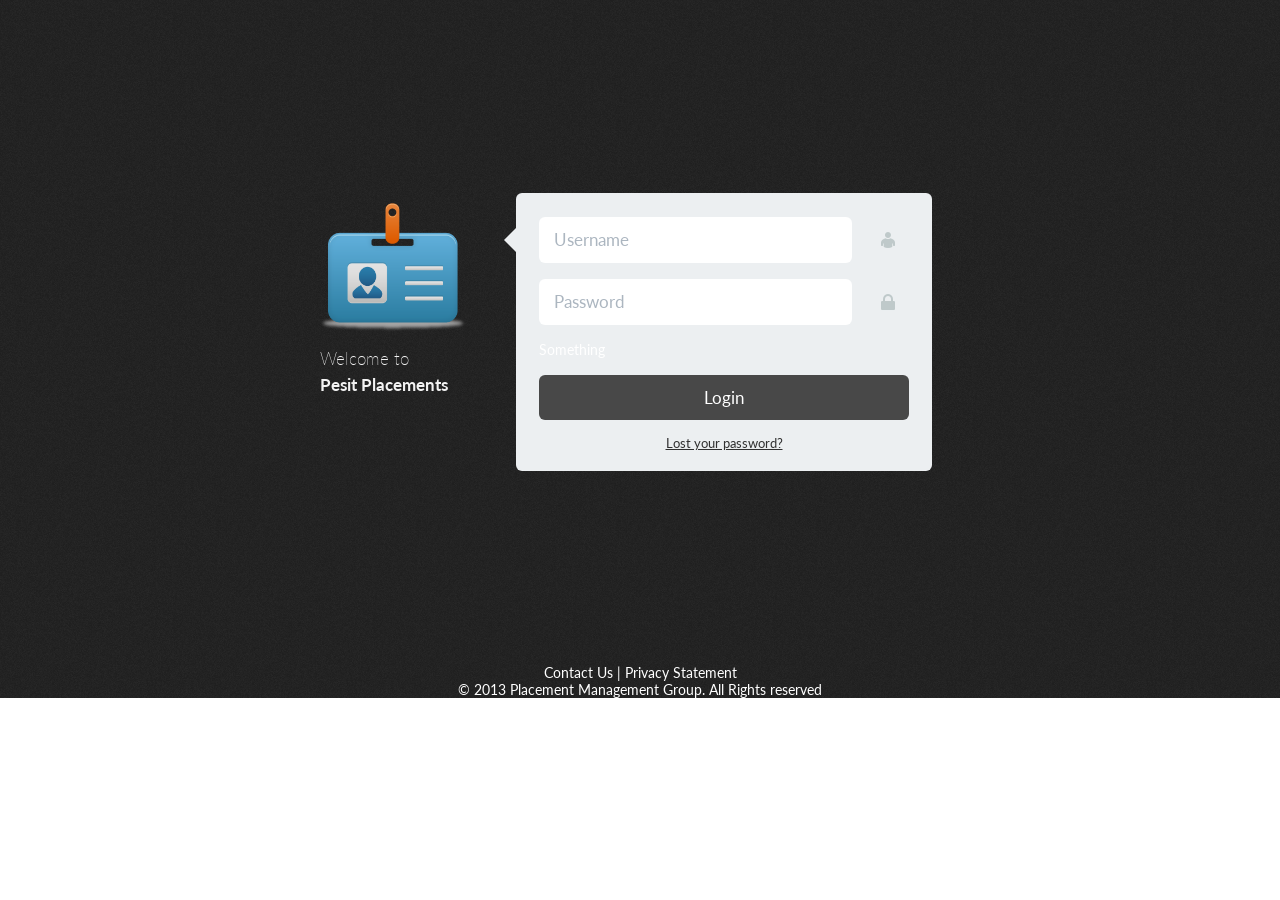
<file: src/HTDOCS2/loginPage.html>
<!-- @Author Varun V Shenoy
     @Description The Login Page for the website
     @Interfaces
	The forms method is to be populated.
	The href of the forgot password alon with the target
     @Details
	The form data is recieved by the post method
Strictly!! Please do not make any changes, accept those described above
	
-->

<!DOCTYPE html>
<html lang="en">
	<head>
		<meta charset=utf-8 >
                    <title>Login Portal | Pesit Placement</title>
                <meta name="viewport" content="width=device-width, initial-scale=1.0">
            
                <!-- Loading Bootstrap -->
                <link href="css/bootstrap.css" rel="stylesheet">
            
                <!-- Loading Flat UI -->
                <link href="css/loginPage-ui.css" rel="stylesheet">
                <link rel="shortcut icon" href="images/favicon.ico">
            	<script src="validate.js"></script>
                <!-- HTML5 shim, for IE6-8 support of HTML5 elements. All other JS at the end of file. -->
                <!--[if lt IE 9]>
                  <script src="js/html5shiv.js"></script>

                <![endif]-->  
	</head>
        <body>
	    <div class="login">
		<div class="login-screen">
		  <div class="login-icon">
		    <img src="images/illustrations/stu.png" alt="Welcome to Mail App" />
		    <h4>Welcome to <small>Pesit Placements</small></h4>
		  </div>
	
		  <form class="login-form" id="localhost/login" method="get" action="some.php">
		    <div class="control-group">
		      <input type="text" class="login-field" value="" name ="username"placeholder="Username" name ="username" id="login-name" />
		      <label class="login-field-icon fui-man-16" for="login-name"></label>
		    </div>
	
		    <div class="control-group">
		      <input type="password" class="login-field" name="password" value="" placeholder="Password" id="login-pass" />
		      <label class="login-field-icon fui-lock-16" for="login-pass"></label>
		    </div>
		    <div>Something</div></br>
		    <a class="btn btn-primary btn-large btn-block" onclick="validate(event);">Login</a>
		    <a class="login-link" href="#" >Lost your password?</a>
		  </form>
		  <div class="tooltip fade bottom in" id="error" style="top: 460px; left: 600px; display: none; color: red;"><div class="tooltip-arrow">
			
		  </div>
			<div class="tooltip-inner" id="error-message">
				  
			</div>
		  </div>
		</div>
		<div id ="copyright">Contact Us&nbsp;|&nbsp;Privacy Statement<div>&copy;&nbsp;2013 Placement Management Group. All Rights reserved</div></div>
	    </div>
        </body>
</file>
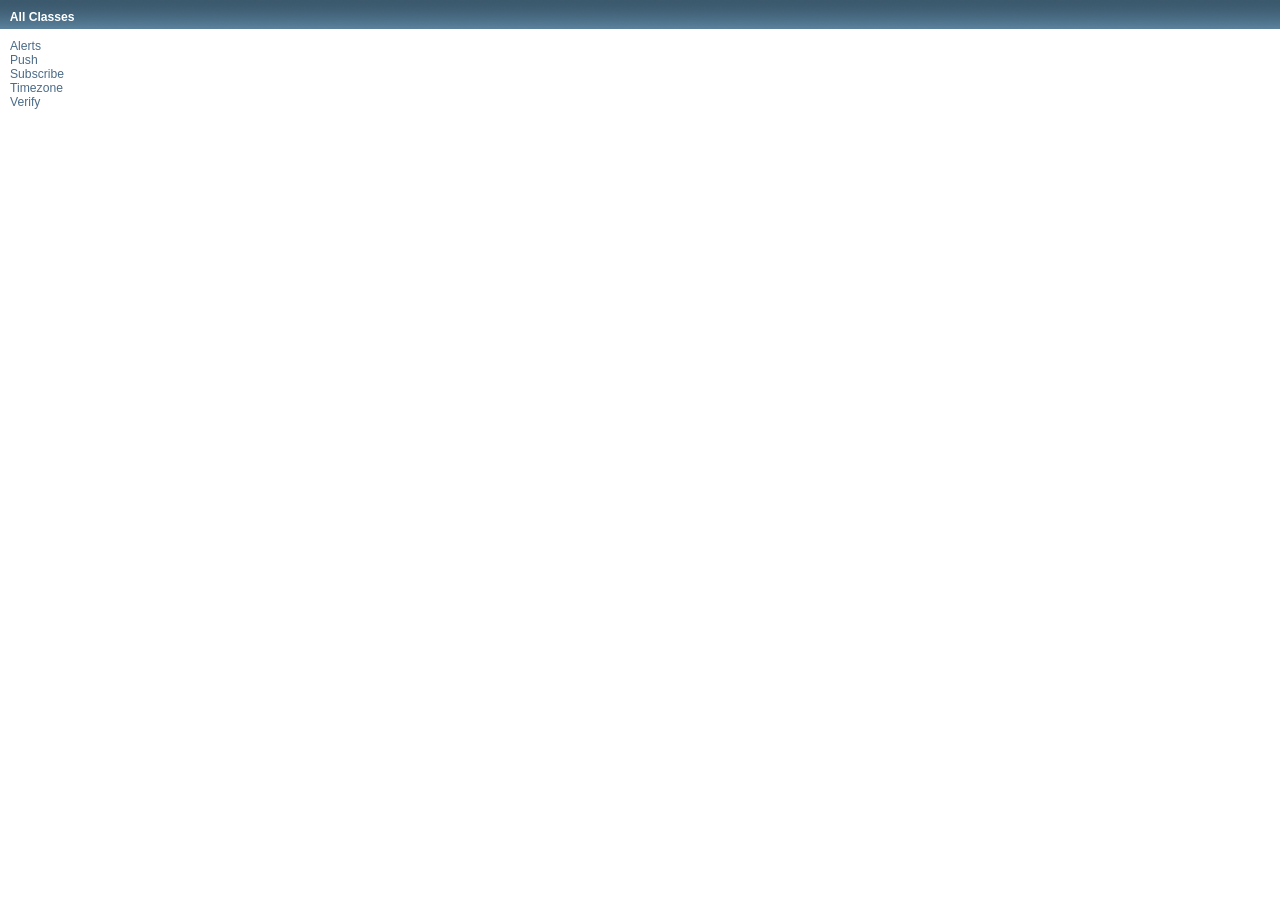
<file: src/Message/Docs/allclasses-frame.html>
<!DOCTYPE HTML PUBLIC "-//W3C//DTD HTML 4.01 Transitional//EN" "http://www.w3.org/TR/html4/loose.dtd">
<!-- NewPage -->
<html lang="en">
<head>
<!-- Generated by javadoc (version 1.7.0_21) on Sat Apr 27 01:03:39 IST 2013 -->
<title>All Classes</title>
<meta name="date" content="2013-04-27">
<link rel="stylesheet" type="text/css" href="stylesheet.css" title="Style">
</head>
<body>
<h1 class="bar">All Classes</h1>
<div class="indexContainer">
<ul>
<li><a href="com/placement/alerts/Alerts.html" title="class in com.placement.alerts" target="classFrame">Alerts</a></li>
<li><a href="com/placement/push/Push.html" title="class in com.placement.push" target="classFrame">Push</a></li>
<li><a href="com/placement/subscribe/Subscribe.html" title="class in com.placement.subscribe" target="classFrame">Subscribe</a></li>
<li><a href="com/placement/push/Timezone.html" title="class in com.placement.push" target="classFrame">Timezone</a></li>
<li><a href="com/placement/verify/Verify.html" title="class in com.placement.verify" target="classFrame">Verify</a></li>
</ul>
</div>
</body>
</html>
</file>
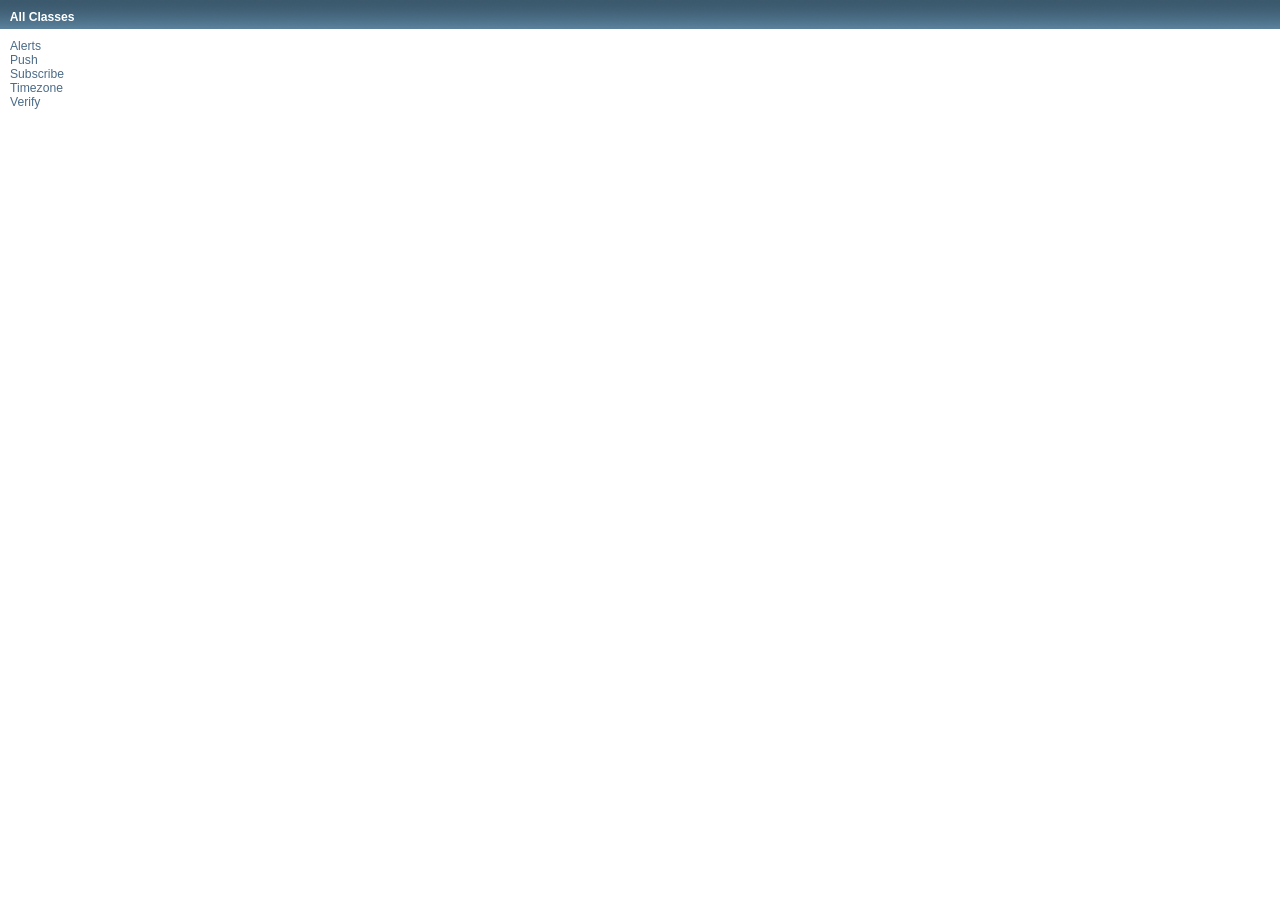
<file: src/Message/Docs/allclasses-noframe.html>
<!DOCTYPE HTML PUBLIC "-//W3C//DTD HTML 4.01 Transitional//EN" "http://www.w3.org/TR/html4/loose.dtd">
<!-- NewPage -->
<html lang="en">
<head>
<!-- Generated by javadoc (version 1.7.0_21) on Sat Apr 27 01:03:39 IST 2013 -->
<title>All Classes</title>
<meta name="date" content="2013-04-27">
<link rel="stylesheet" type="text/css" href="stylesheet.css" title="Style">
</head>
<body>
<h1 class="bar">All Classes</h1>
<div class="indexContainer">
<ul>
<li><a href="com/placement/alerts/Alerts.html" title="class in com.placement.alerts">Alerts</a></li>
<li><a href="com/placement/push/Push.html" title="class in com.placement.push">Push</a></li>
<li><a href="com/placement/subscribe/Subscribe.html" title="class in com.placement.subscribe">Subscribe</a></li>
<li><a href="com/placement/push/Timezone.html" title="class in com.placement.push">Timezone</a></li>
<li><a href="com/placement/verify/Verify.html" title="class in com.placement.verify">Verify</a></li>
</ul>
</div>
</body>
</html>
</file>
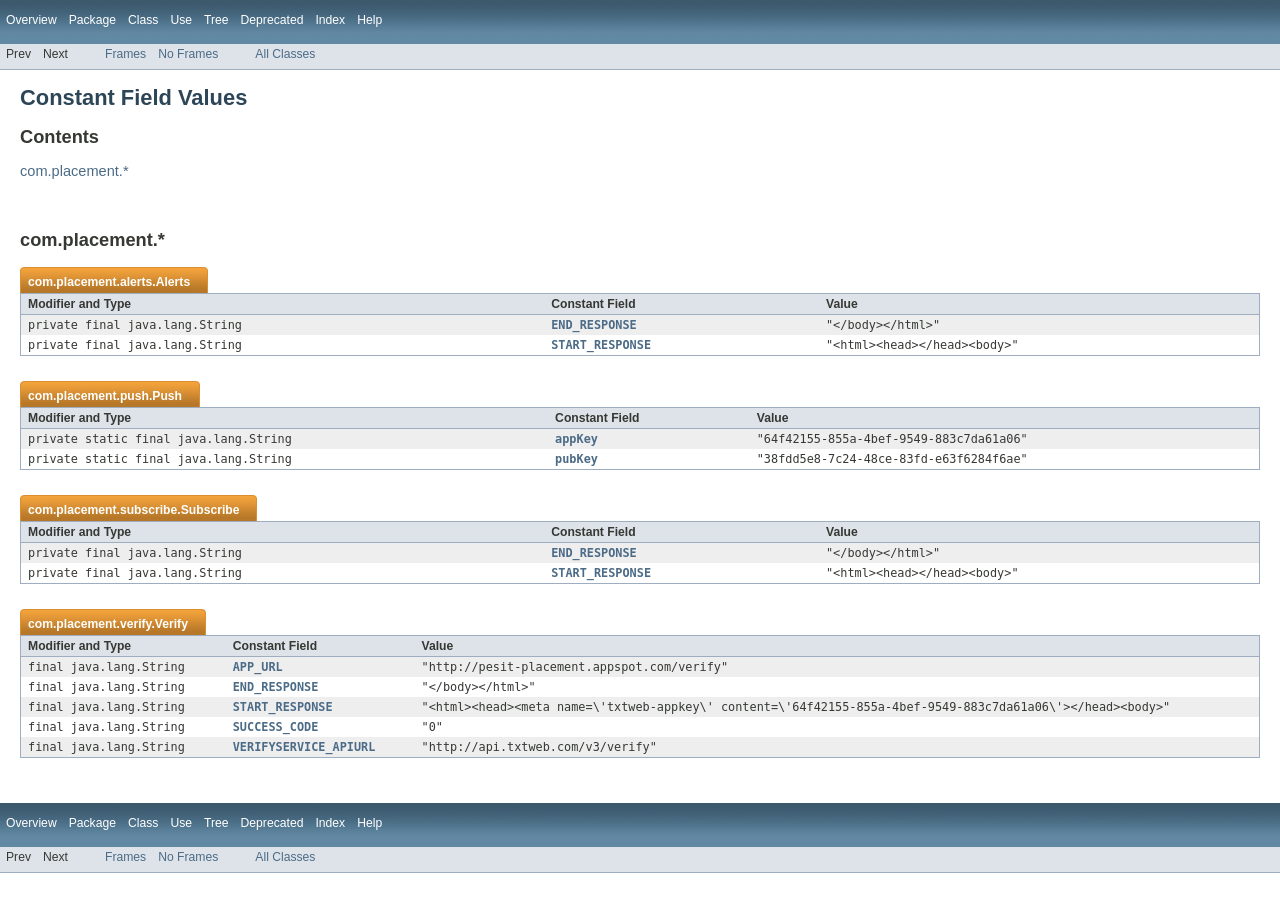
<file: src/Message/Docs/constant-values.html>
<!DOCTYPE HTML PUBLIC "-//W3C//DTD HTML 4.01 Transitional//EN" "http://www.w3.org/TR/html4/loose.dtd">
<!-- NewPage -->
<html lang="en">
<head>
<!-- Generated by javadoc (version 1.7.0_21) on Sat Apr 27 01:03:39 IST 2013 -->
<title>Constant Field Values</title>
<meta name="date" content="2013-04-27">
<link rel="stylesheet" type="text/css" href="stylesheet.css" title="Style">
</head>
<body>
<script type="text/javascript"><!--
    if (location.href.indexOf('is-external=true') == -1) {
        parent.document.title="Constant Field Values";
    }
//-->
</script>
<noscript>
<div>JavaScript is disabled on your browser.</div>
</noscript>
<!-- ========= START OF TOP NAVBAR ======= -->
<div class="topNav"><a name="navbar_top">
<!--   -->
</a><a href="#skip-navbar_top" title="Skip navigation links"></a><a name="navbar_top_firstrow">
<!--   -->
</a>
<ul class="navList" title="Navigation">
<li><a href="overview-summary.html">Overview</a></li>
<li>Package</li>
<li>Class</li>
<li>Use</li>
<li><a href="overview-tree.html">Tree</a></li>
<li><a href="deprecated-list.html">Deprecated</a></li>
<li><a href="index-files/index-1.html">Index</a></li>
<li><a href="help-doc.html">Help</a></li>
</ul>
</div>
<div class="subNav">
<ul class="navList">
<li>Prev</li>
<li>Next</li>
</ul>
<ul class="navList">
<li><a href="index.html?constant-values.html" target="_top">Frames</a></li>
<li><a href="constant-values.html" target="_top">No Frames</a></li>
</ul>
<ul class="navList" id="allclasses_navbar_top">
<li><a href="allclasses-noframe.html">All Classes</a></li>
</ul>
<div>
<script type="text/javascript"><!--
  allClassesLink = document.getElementById("allclasses_navbar_top");
  if(window==top) {
    allClassesLink.style.display = "block";
  }
  else {
    allClassesLink.style.display = "none";
  }
  //-->
</script>
</div>
<a name="skip-navbar_top">
<!--   -->
</a></div>
<!-- ========= END OF TOP NAVBAR ========= -->
<div class="header">
<h1 title="Constant Field Values" class="title">Constant Field Values</h1>
<h2 title="Contents">Contents</h2>
<ul>
<li><a href="#com.placement">com.placement.*</a></li>
</ul>
</div>
<div class="constantValuesContainer"><a name="com.placement">
<!--   -->
</a>
<h2 title="com.placement">com.placement.*</h2>
<ul class="blockList">
<li class="blockList">
<table border="0" cellpadding="3" cellspacing="0" summary="Constant Field Values table, listing constant fields, and values">
<caption><span>com.placement.alerts.<a href="com/placement/alerts/Alerts.html" title="class in com.placement.alerts">Alerts</a></span><span class="tabEnd">&nbsp;</span></caption>
<tr>
<th class="colFirst" scope="col">Modifier and Type</th>
<th scope="col">Constant Field</th>
<th class="colLast" scope="col">Value</th>
</tr>
<tbody>
<tr class="altColor">
<td class="colFirst"><a name="com.placement.alerts.Alerts.END_RESPONSE">
<!--   -->
</a><code>private&nbsp;final&nbsp;java.lang.String</code></td>
<td><code><a href="com/placement/alerts/Alerts.html#END_RESPONSE">END_RESPONSE</a></code></td>
<td class="colLast"><code>"&lt;/body&gt;&lt;/html&gt;"</code></td>
</tr>
<tr class="rowColor">
<td class="colFirst"><a name="com.placement.alerts.Alerts.START_RESPONSE">
<!--   -->
</a><code>private&nbsp;final&nbsp;java.lang.String</code></td>
<td><code><a href="com/placement/alerts/Alerts.html#START_RESPONSE">START_RESPONSE</a></code></td>
<td class="colLast"><code>"&lt;html&gt;&lt;head&gt;&lt;/head&gt;&lt;body&gt;"</code></td>
</tr>
</tbody>
</table>
</li>
</ul>
<ul class="blockList">
<li class="blockList">
<table border="0" cellpadding="3" cellspacing="0" summary="Constant Field Values table, listing constant fields, and values">
<caption><span>com.placement.push.<a href="com/placement/push/Push.html" title="class in com.placement.push">Push</a></span><span class="tabEnd">&nbsp;</span></caption>
<tr>
<th class="colFirst" scope="col">Modifier and Type</th>
<th scope="col">Constant Field</th>
<th class="colLast" scope="col">Value</th>
</tr>
<tbody>
<tr class="altColor">
<td class="colFirst"><a name="com.placement.push.Push.appKey">
<!--   -->
</a><code>private&nbsp;static&nbsp;final&nbsp;java.lang.String</code></td>
<td><code><a href="com/placement/push/Push.html#appKey">appKey</a></code></td>
<td class="colLast"><code>"64f42155-855a-4bef-9549-883c7da61a06"</code></td>
</tr>
<tr class="rowColor">
<td class="colFirst"><a name="com.placement.push.Push.pubKey">
<!--   -->
</a><code>private&nbsp;static&nbsp;final&nbsp;java.lang.String</code></td>
<td><code><a href="com/placement/push/Push.html#pubKey">pubKey</a></code></td>
<td class="colLast"><code>"38fdd5e8-7c24-48ce-83fd-e63f6284f6ae"</code></td>
</tr>
</tbody>
</table>
</li>
</ul>
<ul class="blockList">
<li class="blockList">
<table border="0" cellpadding="3" cellspacing="0" summary="Constant Field Values table, listing constant fields, and values">
<caption><span>com.placement.subscribe.<a href="com/placement/subscribe/Subscribe.html" title="class in com.placement.subscribe">Subscribe</a></span><span class="tabEnd">&nbsp;</span></caption>
<tr>
<th class="colFirst" scope="col">Modifier and Type</th>
<th scope="col">Constant Field</th>
<th class="colLast" scope="col">Value</th>
</tr>
<tbody>
<tr class="altColor">
<td class="colFirst"><a name="com.placement.subscribe.Subscribe.END_RESPONSE">
<!--   -->
</a><code>private&nbsp;final&nbsp;java.lang.String</code></td>
<td><code><a href="com/placement/subscribe/Subscribe.html#END_RESPONSE">END_RESPONSE</a></code></td>
<td class="colLast"><code>"&lt;/body&gt;&lt;/html&gt;"</code></td>
</tr>
<tr class="rowColor">
<td class="colFirst"><a name="com.placement.subscribe.Subscribe.START_RESPONSE">
<!--   -->
</a><code>private&nbsp;final&nbsp;java.lang.String</code></td>
<td><code><a href="com/placement/subscribe/Subscribe.html#START_RESPONSE">START_RESPONSE</a></code></td>
<td class="colLast"><code>"&lt;html&gt;&lt;head&gt;&lt;/head&gt;&lt;body&gt;"</code></td>
</tr>
</tbody>
</table>
</li>
</ul>
<ul class="blockList">
<li class="blockList">
<table border="0" cellpadding="3" cellspacing="0" summary="Constant Field Values table, listing constant fields, and values">
<caption><span>com.placement.verify.<a href="com/placement/verify/Verify.html" title="class in com.placement.verify">Verify</a></span><span class="tabEnd">&nbsp;</span></caption>
<tr>
<th class="colFirst" scope="col">Modifier and Type</th>
<th scope="col">Constant Field</th>
<th class="colLast" scope="col">Value</th>
</tr>
<tbody>
<tr class="altColor">
<td class="colFirst"><a name="com.placement.verify.Verify.APP_URL">
<!--   -->
</a><code>final&nbsp;java.lang.String</code></td>
<td><code><a href="com/placement/verify/Verify.html#APP_URL">APP_URL</a></code></td>
<td class="colLast"><code>"http://pesit-placement.appspot.com/verify"</code></td>
</tr>
<tr class="rowColor">
<td class="colFirst"><a name="com.placement.verify.Verify.END_RESPONSE">
<!--   -->
</a><code>final&nbsp;java.lang.String</code></td>
<td><code><a href="com/placement/verify/Verify.html#END_RESPONSE">END_RESPONSE</a></code></td>
<td class="colLast"><code>"&lt;/body&gt;&lt;/html&gt;"</code></td>
</tr>
<tr class="altColor">
<td class="colFirst"><a name="com.placement.verify.Verify.START_RESPONSE">
<!--   -->
</a><code>final&nbsp;java.lang.String</code></td>
<td><code><a href="com/placement/verify/Verify.html#START_RESPONSE">START_RESPONSE</a></code></td>
<td class="colLast"><code>"&lt;html&gt;&lt;head&gt;&lt;meta name=\'txtweb-appkey\' content=\'64f42155-855a-4bef-9549-883c7da61a06\'&gt;&lt;/head&gt;&lt;body&gt;"</code></td>
</tr>
<tr class="rowColor">
<td class="colFirst"><a name="com.placement.verify.Verify.SUCCESS_CODE">
<!--   -->
</a><code>final&nbsp;java.lang.String</code></td>
<td><code><a href="com/placement/verify/Verify.html#SUCCESS_CODE">SUCCESS_CODE</a></code></td>
<td class="colLast"><code>"0"</code></td>
</tr>
<tr class="altColor">
<td class="colFirst"><a name="com.placement.verify.Verify.VERIFYSERVICE_APIURL">
<!--   -->
</a><code>final&nbsp;java.lang.String</code></td>
<td><code><a href="com/placement/verify/Verify.html#VERIFYSERVICE_APIURL">VERIFYSERVICE_APIURL</a></code></td>
<td class="colLast"><code>"http://api.txtweb.com/v3/verify"</code></td>
</tr>
</tbody>
</table>
</li>
</ul>
</div>
<!-- ======= START OF BOTTOM NAVBAR ====== -->
<div class="bottomNav"><a name="navbar_bottom">
<!--   -->
</a><a href="#skip-navbar_bottom" title="Skip navigation links"></a><a name="navbar_bottom_firstrow">
<!--   -->
</a>
<ul class="navList" title="Navigation">
<li><a href="overview-summary.html">Overview</a></li>
<li>Package</li>
<li>Class</li>
<li>Use</li>
<li><a href="overview-tree.html">Tree</a></li>
<li><a href="deprecated-list.html">Deprecated</a></li>
<li><a href="index-files/index-1.html">Index</a></li>
<li><a href="help-doc.html">Help</a></li>
</ul>
</div>
<div class="subNav">
<ul class="navList">
<li>Prev</li>
<li>Next</li>
</ul>
<ul class="navList">
<li><a href="index.html?constant-values.html" target="_top">Frames</a></li>
<li><a href="constant-values.html" target="_top">No Frames</a></li>
</ul>
<ul class="navList" id="allclasses_navbar_bottom">
<li><a href="allclasses-noframe.html">All Classes</a></li>
</ul>
<div>
<script type="text/javascript"><!--
  allClassesLink = document.getElementById("allclasses_navbar_bottom");
  if(window==top) {
    allClassesLink.style.display = "block";
  }
  else {
    allClassesLink.style.display = "none";
  }
  //-->
</script>
</div>
<a name="skip-navbar_bottom">
<!--   -->
</a></div>
<!-- ======== END OF BOTTOM NAVBAR ======= -->
</body>
</html>
</file>
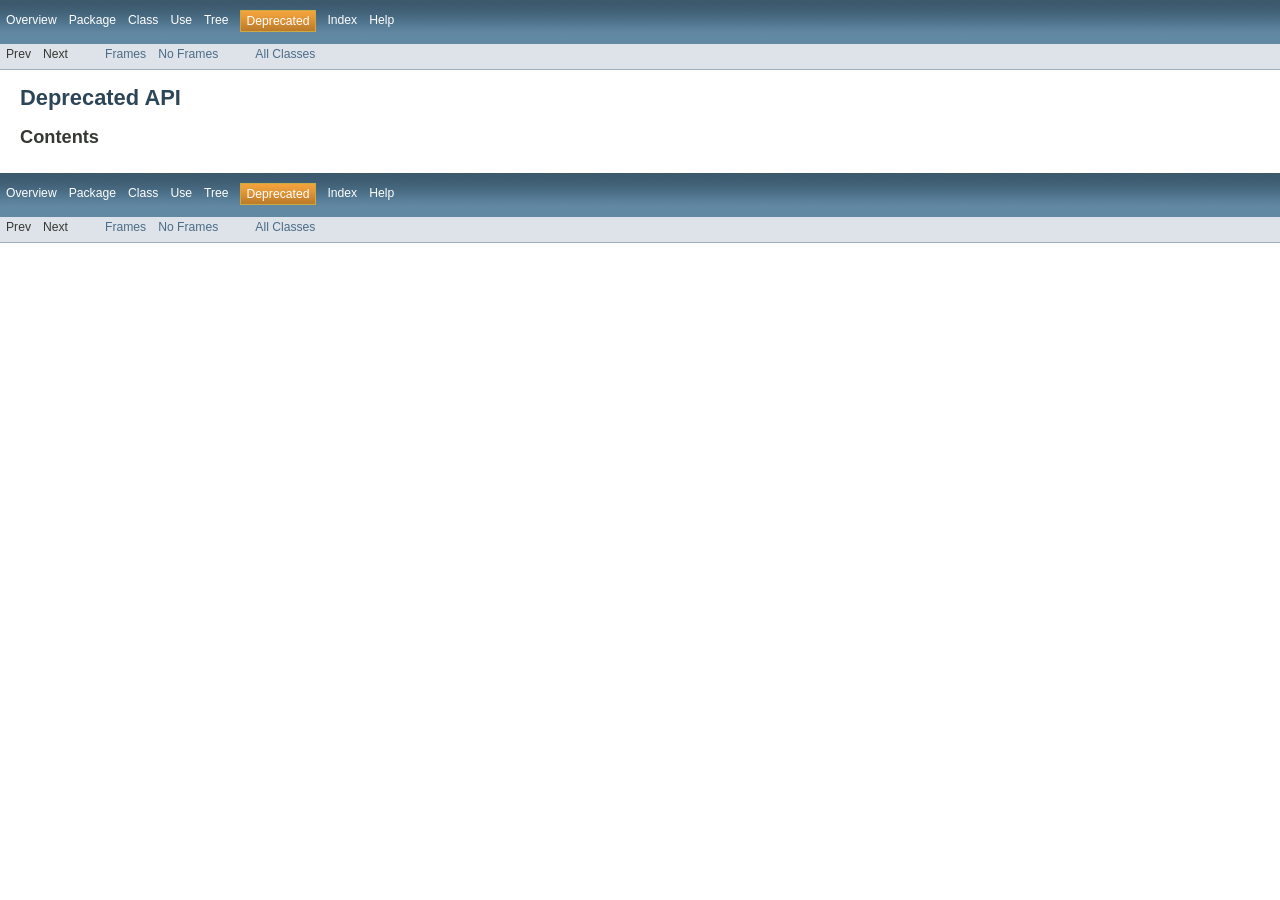
<file: src/Message/Docs/deprecated-list.html>
<!DOCTYPE HTML PUBLIC "-//W3C//DTD HTML 4.01 Transitional//EN" "http://www.w3.org/TR/html4/loose.dtd">
<!-- NewPage -->
<html lang="en">
<head>
<!-- Generated by javadoc (version 1.7.0_21) on Sat Apr 27 01:03:39 IST 2013 -->
<title>Deprecated List</title>
<meta name="date" content="2013-04-27">
<link rel="stylesheet" type="text/css" href="stylesheet.css" title="Style">
</head>
<body>
<script type="text/javascript"><!--
    if (location.href.indexOf('is-external=true') == -1) {
        parent.document.title="Deprecated List";
    }
//-->
</script>
<noscript>
<div>JavaScript is disabled on your browser.</div>
</noscript>
<!-- ========= START OF TOP NAVBAR ======= -->
<div class="topNav"><a name="navbar_top">
<!--   -->
</a><a href="#skip-navbar_top" title="Skip navigation links"></a><a name="navbar_top_firstrow">
<!--   -->
</a>
<ul class="navList" title="Navigation">
<li><a href="overview-summary.html">Overview</a></li>
<li>Package</li>
<li>Class</li>
<li>Use</li>
<li><a href="overview-tree.html">Tree</a></li>
<li class="navBarCell1Rev">Deprecated</li>
<li><a href="index-files/index-1.html">Index</a></li>
<li><a href="help-doc.html">Help</a></li>
</ul>
</div>
<div class="subNav">
<ul class="navList">
<li>Prev</li>
<li>Next</li>
</ul>
<ul class="navList">
<li><a href="index.html?deprecated-list.html" target="_top">Frames</a></li>
<li><a href="deprecated-list.html" target="_top">No Frames</a></li>
</ul>
<ul class="navList" id="allclasses_navbar_top">
<li><a href="allclasses-noframe.html">All Classes</a></li>
</ul>
<div>
<script type="text/javascript"><!--
  allClassesLink = document.getElementById("allclasses_navbar_top");
  if(window==top) {
    allClassesLink.style.display = "block";
  }
  else {
    allClassesLink.style.display = "none";
  }
  //-->
</script>
</div>
<a name="skip-navbar_top">
<!--   -->
</a></div>
<!-- ========= END OF TOP NAVBAR ========= -->
<div class="header">
<h1 title="Deprecated API" class="title">Deprecated API</h1>
<h2 title="Contents">Contents</h2>
</div>
<!-- ======= START OF BOTTOM NAVBAR ====== -->
<div class="bottomNav"><a name="navbar_bottom">
<!--   -->
</a><a href="#skip-navbar_bottom" title="Skip navigation links"></a><a name="navbar_bottom_firstrow">
<!--   -->
</a>
<ul class="navList" title="Navigation">
<li><a href="overview-summary.html">Overview</a></li>
<li>Package</li>
<li>Class</li>
<li>Use</li>
<li><a href="overview-tree.html">Tree</a></li>
<li class="navBarCell1Rev">Deprecated</li>
<li><a href="index-files/index-1.html">Index</a></li>
<li><a href="help-doc.html">Help</a></li>
</ul>
</div>
<div class="subNav">
<ul class="navList">
<li>Prev</li>
<li>Next</li>
</ul>
<ul class="navList">
<li><a href="index.html?deprecated-list.html" target="_top">Frames</a></li>
<li><a href="deprecated-list.html" target="_top">No Frames</a></li>
</ul>
<ul class="navList" id="allclasses_navbar_bottom">
<li><a href="allclasses-noframe.html">All Classes</a></li>
</ul>
<div>
<script type="text/javascript"><!--
  allClassesLink = document.getElementById("allclasses_navbar_bottom");
  if(window==top) {
    allClassesLink.style.display = "block";
  }
  else {
    allClassesLink.style.display = "none";
  }
  //-->
</script>
</div>
<a name="skip-navbar_bottom">
<!--   -->
</a></div>
<!-- ======== END OF BOTTOM NAVBAR ======= -->
</body>
</html>
</file>
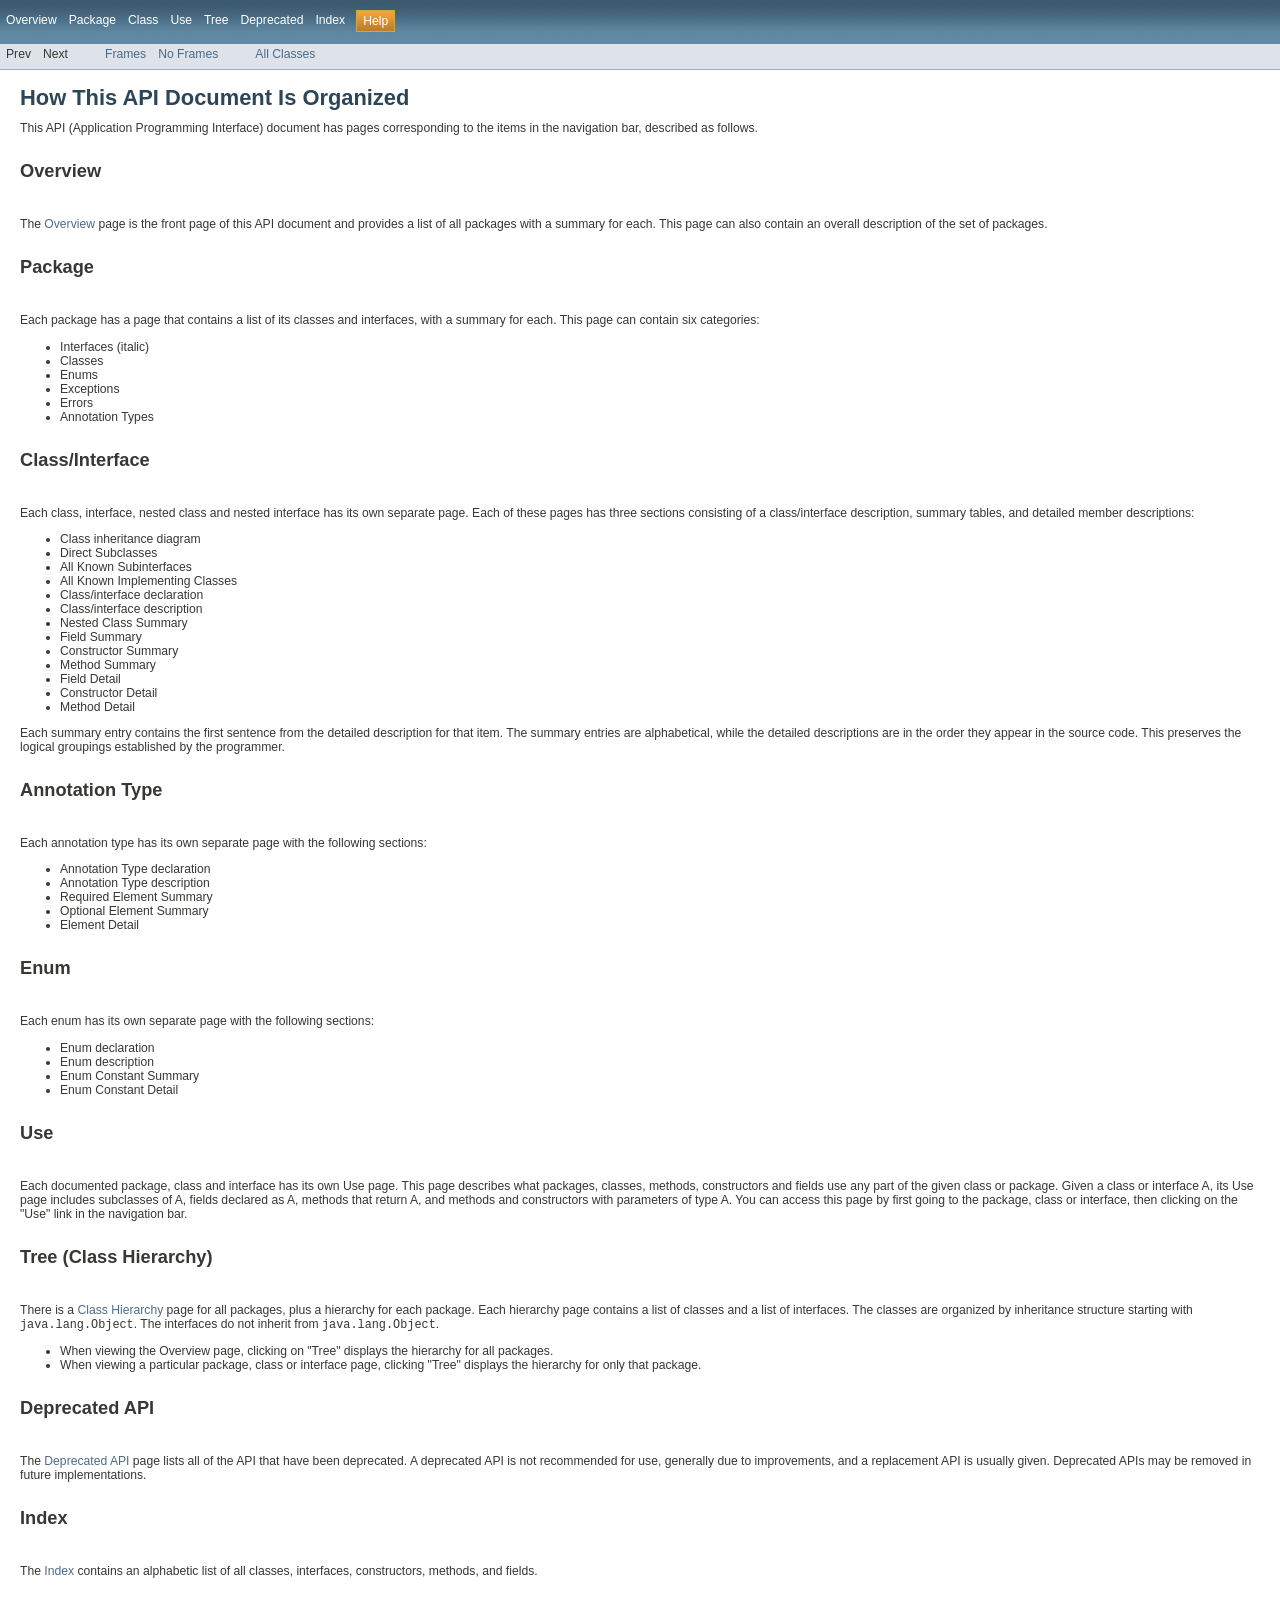
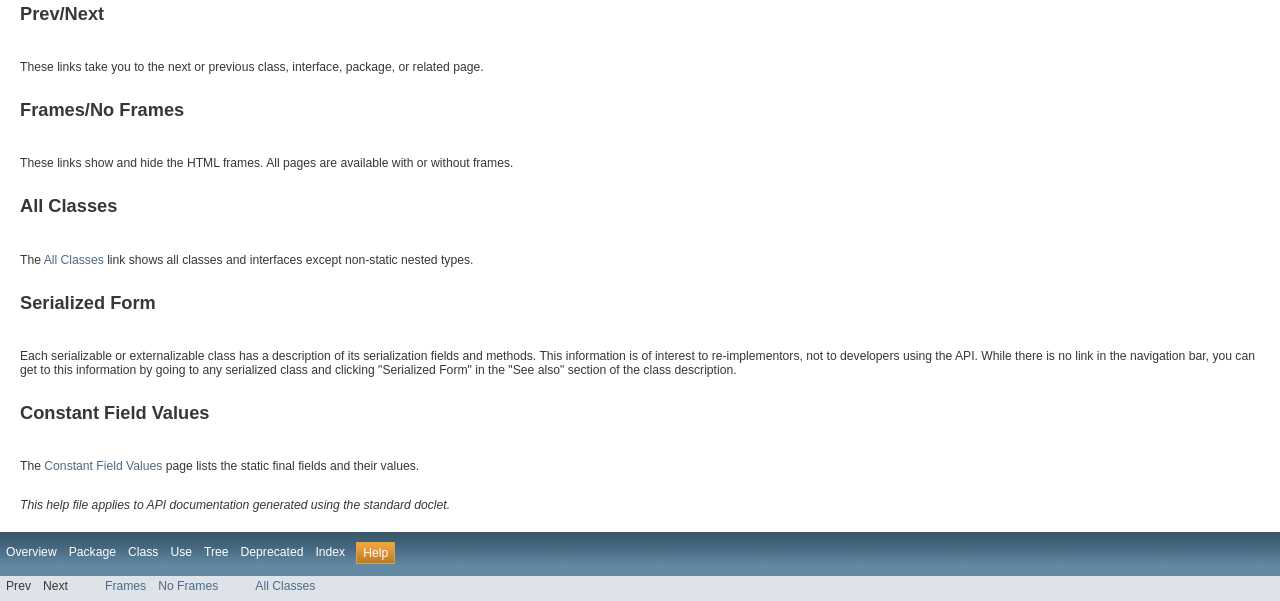
<file: src/Message/Docs/help-doc.html>
<!DOCTYPE HTML PUBLIC "-//W3C//DTD HTML 4.01 Transitional//EN" "http://www.w3.org/TR/html4/loose.dtd">
<!-- NewPage -->
<html lang="en">
<head>
<!-- Generated by javadoc (version 1.7.0_21) on Sat Apr 27 01:03:39 IST 2013 -->
<title>API Help</title>
<meta name="date" content="2013-04-27">
<link rel="stylesheet" type="text/css" href="stylesheet.css" title="Style">
</head>
<body>
<script type="text/javascript"><!--
    if (location.href.indexOf('is-external=true') == -1) {
        parent.document.title="API Help";
    }
//-->
</script>
<noscript>
<div>JavaScript is disabled on your browser.</div>
</noscript>
<!-- ========= START OF TOP NAVBAR ======= -->
<div class="topNav"><a name="navbar_top">
<!--   -->
</a><a href="#skip-navbar_top" title="Skip navigation links"></a><a name="navbar_top_firstrow">
<!--   -->
</a>
<ul class="navList" title="Navigation">
<li><a href="overview-summary.html">Overview</a></li>
<li>Package</li>
<li>Class</li>
<li>Use</li>
<li><a href="overview-tree.html">Tree</a></li>
<li><a href="deprecated-list.html">Deprecated</a></li>
<li><a href="index-files/index-1.html">Index</a></li>
<li class="navBarCell1Rev">Help</li>
</ul>
</div>
<div class="subNav">
<ul class="navList">
<li>Prev</li>
<li>Next</li>
</ul>
<ul class="navList">
<li><a href="index.html?help-doc.html" target="_top">Frames</a></li>
<li><a href="help-doc.html" target="_top">No Frames</a></li>
</ul>
<ul class="navList" id="allclasses_navbar_top">
<li><a href="allclasses-noframe.html">All Classes</a></li>
</ul>
<div>
<script type="text/javascript"><!--
  allClassesLink = document.getElementById("allclasses_navbar_top");
  if(window==top) {
    allClassesLink.style.display = "block";
  }
  else {
    allClassesLink.style.display = "none";
  }
  //-->
</script>
</div>
<a name="skip-navbar_top">
<!--   -->
</a></div>
<!-- ========= END OF TOP NAVBAR ========= -->
<div class="header">
<h1 class="title">How This API Document Is Organized</h1>
<div class="subTitle">This API (Application Programming Interface) document has pages corresponding to the items in the navigation bar, described as follows.</div>
</div>
<div class="contentContainer">
<ul class="blockList">
<li class="blockList">
<h2>Overview</h2>
<p>The <a href="overview-summary.html">Overview</a> page is the front page of this API document and provides a list of all packages with a summary for each.  This page can also contain an overall description of the set of packages.</p>
</li>
<li class="blockList">
<h2>Package</h2>
<p>Each package has a page that contains a list of its classes and interfaces, with a summary for each. This page can contain six categories:</p>
<ul>
<li>Interfaces (italic)</li>
<li>Classes</li>
<li>Enums</li>
<li>Exceptions</li>
<li>Errors</li>
<li>Annotation Types</li>
</ul>
</li>
<li class="blockList">
<h2>Class/Interface</h2>
<p>Each class, interface, nested class and nested interface has its own separate page. Each of these pages has three sections consisting of a class/interface description, summary tables, and detailed member descriptions:</p>
<ul>
<li>Class inheritance diagram</li>
<li>Direct Subclasses</li>
<li>All Known Subinterfaces</li>
<li>All Known Implementing Classes</li>
<li>Class/interface declaration</li>
<li>Class/interface description</li>
</ul>
<ul>
<li>Nested Class Summary</li>
<li>Field Summary</li>
<li>Constructor Summary</li>
<li>Method Summary</li>
</ul>
<ul>
<li>Field Detail</li>
<li>Constructor Detail</li>
<li>Method Detail</li>
</ul>
<p>Each summary entry contains the first sentence from the detailed description for that item. The summary entries are alphabetical, while the detailed descriptions are in the order they appear in the source code. This preserves the logical groupings established by the programmer.</p>
</li>
<li class="blockList">
<h2>Annotation Type</h2>
<p>Each annotation type has its own separate page with the following sections:</p>
<ul>
<li>Annotation Type declaration</li>
<li>Annotation Type description</li>
<li>Required Element Summary</li>
<li>Optional Element Summary</li>
<li>Element Detail</li>
</ul>
</li>
<li class="blockList">
<h2>Enum</h2>
<p>Each enum has its own separate page with the following sections:</p>
<ul>
<li>Enum declaration</li>
<li>Enum description</li>
<li>Enum Constant Summary</li>
<li>Enum Constant Detail</li>
</ul>
</li>
<li class="blockList">
<h2>Use</h2>
<p>Each documented package, class and interface has its own Use page.  This page describes what packages, classes, methods, constructors and fields use any part of the given class or package. Given a class or interface A, its Use page includes subclasses of A, fields declared as A, methods that return A, and methods and constructors with parameters of type A.  You can access this page by first going to the package, class or interface, then clicking on the "Use" link in the navigation bar.</p>
</li>
<li class="blockList">
<h2>Tree (Class Hierarchy)</h2>
<p>There is a <a href="overview-tree.html">Class Hierarchy</a> page for all packages, plus a hierarchy for each package. Each hierarchy page contains a list of classes and a list of interfaces. The classes are organized by inheritance structure starting with <code>java.lang.Object</code>. The interfaces do not inherit from <code>java.lang.Object</code>.</p>
<ul>
<li>When viewing the Overview page, clicking on "Tree" displays the hierarchy for all packages.</li>
<li>When viewing a particular package, class or interface page, clicking "Tree" displays the hierarchy for only that package.</li>
</ul>
</li>
<li class="blockList">
<h2>Deprecated API</h2>
<p>The <a href="deprecated-list.html">Deprecated API</a> page lists all of the API that have been deprecated. A deprecated API is not recommended for use, generally due to improvements, and a replacement API is usually given. Deprecated APIs may be removed in future implementations.</p>
</li>
<li class="blockList">
<h2>Index</h2>
<p>The <a href="index-files/index-1.html">Index</a> contains an alphabetic list of all classes, interfaces, constructors, methods, and fields.</p>
</li>
<li class="blockList">
<h2>Prev/Next</h2>
<p>These links take you to the next or previous class, interface, package, or related page.</p>
</li>
<li class="blockList">
<h2>Frames/No Frames</h2>
<p>These links show and hide the HTML frames.  All pages are available with or without frames.</p>
</li>
<li class="blockList">
<h2>All Classes</h2>
<p>The <a href="allclasses-noframe.html">All Classes</a> link shows all classes and interfaces except non-static nested types.</p>
</li>
<li class="blockList">
<h2>Serialized Form</h2>
<p>Each serializable or externalizable class has a description of its serialization fields and methods. This information is of interest to re-implementors, not to developers using the API. While there is no link in the navigation bar, you can get to this information by going to any serialized class and clicking "Serialized Form" in the "See also" section of the class description.</p>
</li>
<li class="blockList">
<h2>Constant Field Values</h2>
<p>The <a href="constant-values.html">Constant Field Values</a> page lists the static final fields and their values.</p>
</li>
</ul>
<em>This help file applies to API documentation generated using the standard doclet.</em></div>
<!-- ======= START OF BOTTOM NAVBAR ====== -->
<div class="bottomNav"><a name="navbar_bottom">
<!--   -->
</a><a href="#skip-navbar_bottom" title="Skip navigation links"></a><a name="navbar_bottom_firstrow">
<!--   -->
</a>
<ul class="navList" title="Navigation">
<li><a href="overview-summary.html">Overview</a></li>
<li>Package</li>
<li>Class</li>
<li>Use</li>
<li><a href="overview-tree.html">Tree</a></li>
<li><a href="deprecated-list.html">Deprecated</a></li>
<li><a href="index-files/index-1.html">Index</a></li>
<li class="navBarCell1Rev">Help</li>
</ul>
</div>
<div class="subNav">
<ul class="navList">
<li>Prev</li>
<li>Next</li>
</ul>
<ul class="navList">
<li><a href="index.html?help-doc.html" target="_top">Frames</a></li>
<li><a href="help-doc.html" target="_top">No Frames</a></li>
</ul>
<ul class="navList" id="allclasses_navbar_bottom">
<li><a href="allclasses-noframe.html">All Classes</a></li>
</ul>
<div>
<script type="text/javascript"><!--
  allClassesLink = document.getElementById("allclasses_navbar_bottom");
  if(window==top) {
    allClassesLink.style.display = "block";
  }
  else {
    allClassesLink.style.display = "none";
  }
  //-->
</script>
</div>
<a name="skip-navbar_bottom">
<!--   -->
</a></div>
<!-- ======== END OF BOTTOM NAVBAR ======= -->
</body>
</html>
</file>
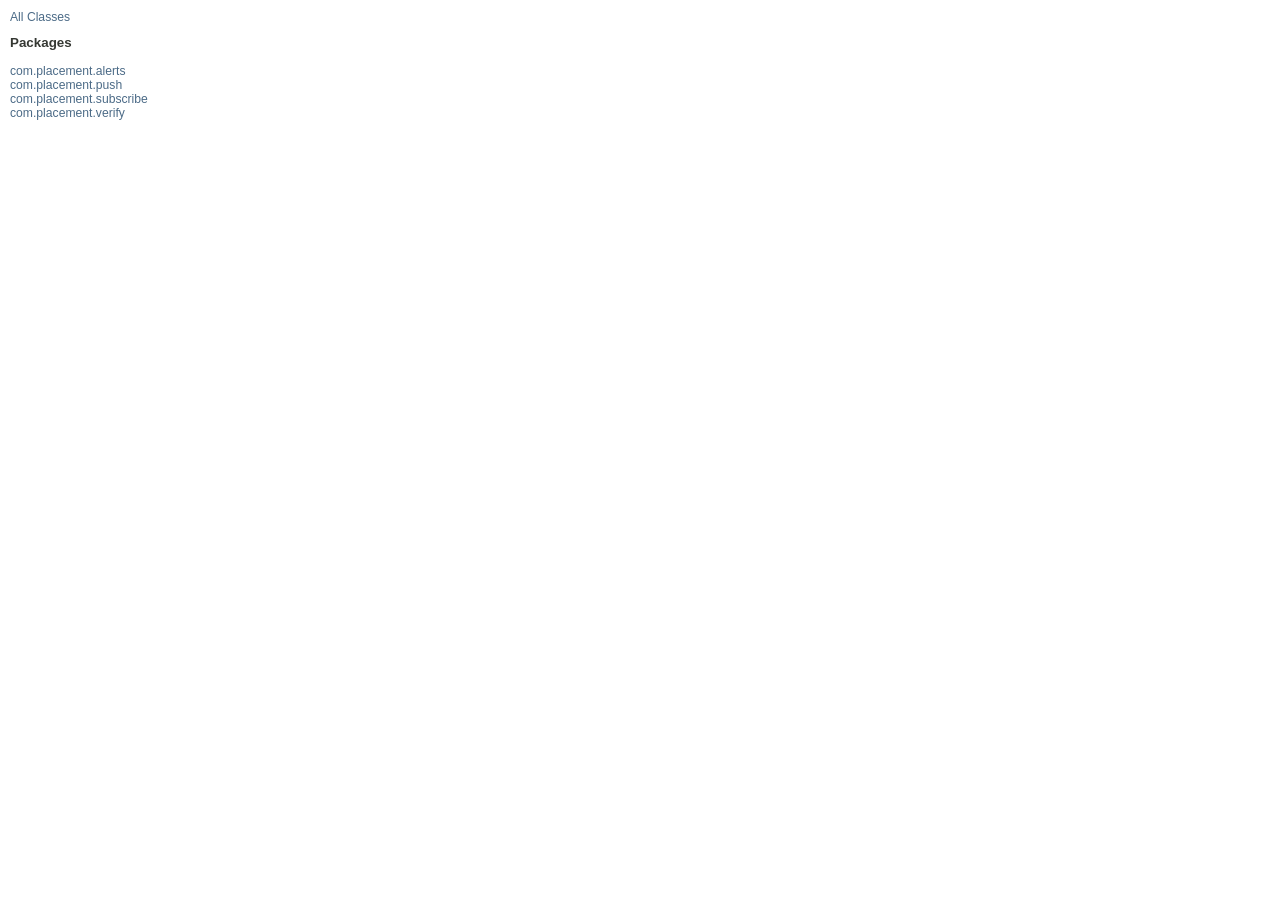
<file: src/Message/Docs/overview-frame.html>
<!DOCTYPE HTML PUBLIC "-//W3C//DTD HTML 4.01 Transitional//EN" "http://www.w3.org/TR/html4/loose.dtd">
<!-- NewPage -->
<html lang="en">
<head>
<!-- Generated by javadoc (version 1.7.0_21) on Sat Apr 27 01:03:38 IST 2013 -->
<title>Overview List</title>
<meta name="date" content="2013-04-27">
<link rel="stylesheet" type="text/css" href="stylesheet.css" title="Style">
</head>
<body>
<div class="indexHeader"><a href="allclasses-frame.html" target="packageFrame">All Classes</a></div>
<div class="indexContainer">
<h2 title="Packages">Packages</h2>
<ul title="Packages">
<li><a href="com/placement/alerts/package-frame.html" target="packageFrame">com.placement.alerts</a></li>
<li><a href="com/placement/push/package-frame.html" target="packageFrame">com.placement.push</a></li>
<li><a href="com/placement/subscribe/package-frame.html" target="packageFrame">com.placement.subscribe</a></li>
<li><a href="com/placement/verify/package-frame.html" target="packageFrame">com.placement.verify</a></li>
</ul>
</div>
<p>&nbsp;</p>
</body>
</html>
</file>
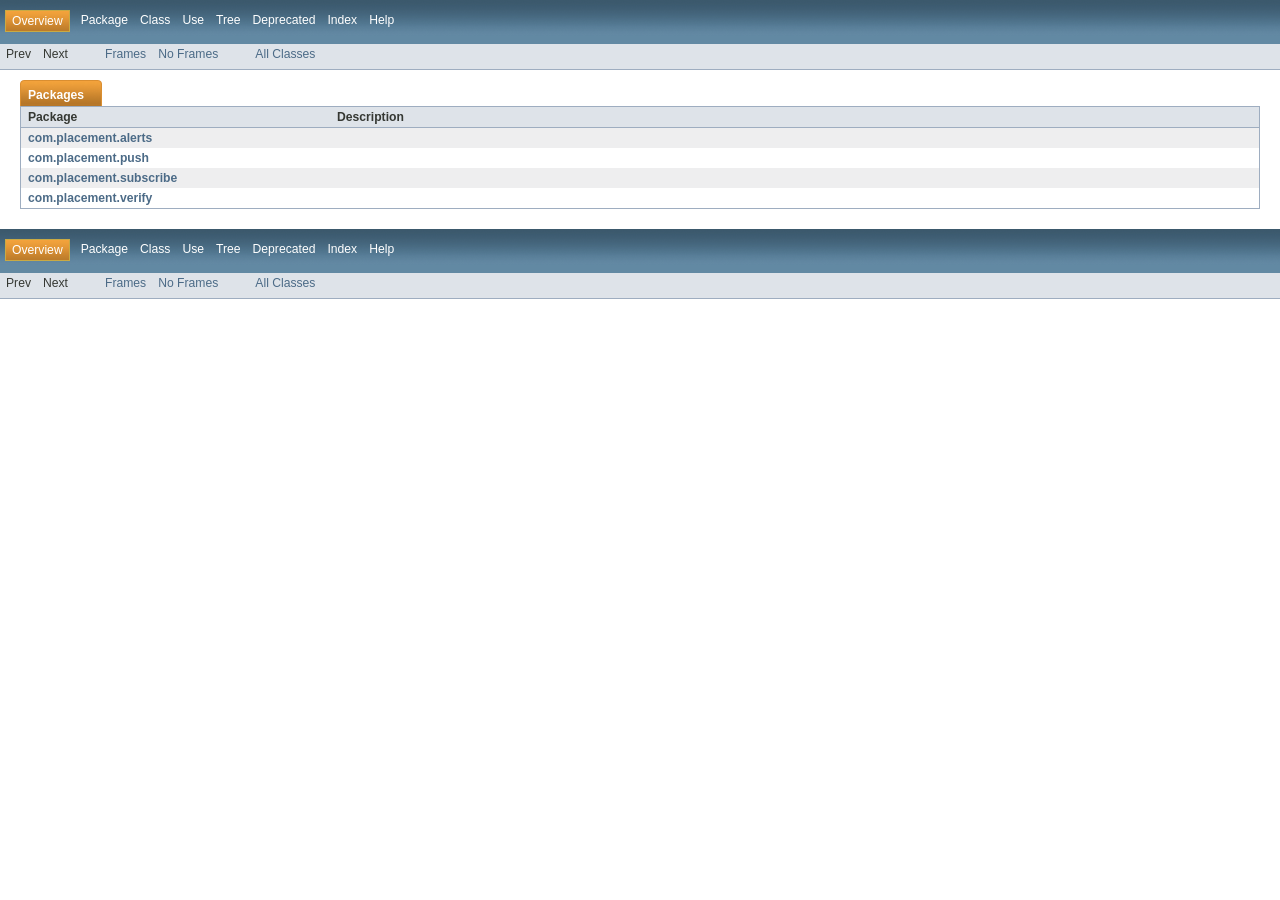
<file: src/Message/Docs/overview-summary.html>
<!DOCTYPE HTML PUBLIC "-//W3C//DTD HTML 4.01 Transitional//EN" "http://www.w3.org/TR/html4/loose.dtd">
<!-- NewPage -->
<html lang="en">
<head>
<!-- Generated by javadoc (version 1.7.0_21) on Sat Apr 27 01:03:39 IST 2013 -->
<title>Overview</title>
<meta name="date" content="2013-04-27">
<link rel="stylesheet" type="text/css" href="stylesheet.css" title="Style">
</head>
<body>
<script type="text/javascript"><!--
    if (location.href.indexOf('is-external=true') == -1) {
        parent.document.title="Overview";
    }
//-->
</script>
<noscript>
<div>JavaScript is disabled on your browser.</div>
</noscript>
<!-- ========= START OF TOP NAVBAR ======= -->
<div class="topNav"><a name="navbar_top">
<!--   -->
</a><a href="#skip-navbar_top" title="Skip navigation links"></a><a name="navbar_top_firstrow">
<!--   -->
</a>
<ul class="navList" title="Navigation">
<li class="navBarCell1Rev">Overview</li>
<li>Package</li>
<li>Class</li>
<li>Use</li>
<li><a href="overview-tree.html">Tree</a></li>
<li><a href="deprecated-list.html">Deprecated</a></li>
<li><a href="index-files/index-1.html">Index</a></li>
<li><a href="help-doc.html">Help</a></li>
</ul>
</div>
<div class="subNav">
<ul class="navList">
<li>Prev</li>
<li>Next</li>
</ul>
<ul class="navList">
<li><a href="index.html?overview-summary.html" target="_top">Frames</a></li>
<li><a href="overview-summary.html" target="_top">No Frames</a></li>
</ul>
<ul class="navList" id="allclasses_navbar_top">
<li><a href="allclasses-noframe.html">All Classes</a></li>
</ul>
<div>
<script type="text/javascript"><!--
  allClassesLink = document.getElementById("allclasses_navbar_top");
  if(window==top) {
    allClassesLink.style.display = "block";
  }
  else {
    allClassesLink.style.display = "none";
  }
  //-->
</script>
</div>
<a name="skip-navbar_top">
<!--   -->
</a></div>
<!-- ========= END OF TOP NAVBAR ========= -->
<div class="contentContainer">
<table class="overviewSummary" border="0" cellpadding="3" cellspacing="0" summary="Packages table, listing packages, and an explanation">
<caption><span>Packages</span><span class="tabEnd">&nbsp;</span></caption>
<tr>
<th class="colFirst" scope="col">Package</th>
<th class="colLast" scope="col">Description</th>
</tr>
<tbody>
<tr class="altColor">
<td class="colFirst"><a href="com/placement/alerts/package-summary.html">com.placement.alerts</a></td>
<td class="colLast">&nbsp;</td>
</tr>
<tr class="rowColor">
<td class="colFirst"><a href="com/placement/push/package-summary.html">com.placement.push</a></td>
<td class="colLast">&nbsp;</td>
</tr>
<tr class="altColor">
<td class="colFirst"><a href="com/placement/subscribe/package-summary.html">com.placement.subscribe</a></td>
<td class="colLast">&nbsp;</td>
</tr>
<tr class="rowColor">
<td class="colFirst"><a href="com/placement/verify/package-summary.html">com.placement.verify</a></td>
<td class="colLast">&nbsp;</td>
</tr>
</tbody>
</table>
</div>
<!-- ======= START OF BOTTOM NAVBAR ====== -->
<div class="bottomNav"><a name="navbar_bottom">
<!--   -->
</a><a href="#skip-navbar_bottom" title="Skip navigation links"></a><a name="navbar_bottom_firstrow">
<!--   -->
</a>
<ul class="navList" title="Navigation">
<li class="navBarCell1Rev">Overview</li>
<li>Package</li>
<li>Class</li>
<li>Use</li>
<li><a href="overview-tree.html">Tree</a></li>
<li><a href="deprecated-list.html">Deprecated</a></li>
<li><a href="index-files/index-1.html">Index</a></li>
<li><a href="help-doc.html">Help</a></li>
</ul>
</div>
<div class="subNav">
<ul class="navList">
<li>Prev</li>
<li>Next</li>
</ul>
<ul class="navList">
<li><a href="index.html?overview-summary.html" target="_top">Frames</a></li>
<li><a href="overview-summary.html" target="_top">No Frames</a></li>
</ul>
<ul class="navList" id="allclasses_navbar_bottom">
<li><a href="allclasses-noframe.html">All Classes</a></li>
</ul>
<div>
<script type="text/javascript"><!--
  allClassesLink = document.getElementById("allclasses_navbar_bottom");
  if(window==top) {
    allClassesLink.style.display = "block";
  }
  else {
    allClassesLink.style.display = "none";
  }
  //-->
</script>
</div>
<a name="skip-navbar_bottom">
<!--   -->
</a></div>
<!-- ======== END OF BOTTOM NAVBAR ======= -->
</body>
</html>
</file>
<file: src/HTDOCS2/css/flat-ui.css>
@import url("http://fonts.googleapis.com/css?family=Lato:400,700,900,400italic");
@font-face {
  font-family: "Flat-UI-Icons-16";
  src: url("../fonts/Flat-UI-Icons-16.eot");
  src: url("../fonts/Flat-UI-Icons-16.eot?#iefix") format("embedded-opentype"), url("../fonts/Flat-UI-Icons-16.woff") format("woff"), url("../fonts/Flat-UI-Icons-16.ttf") format("truetype"), url("../fonts/Flat-UI-Icons-16.svg#Flat-UI-Icons-16") format("svg");
  font-weight: normal;
  font-style: normal; }

/* Use the following CSS code if you want to use data attributes for inserting your icons */
[data-icon]:before {
  font-family: "Flat-UI-Icons-16";
  content: attr(data-icon);
  speak: none;
  font-weight: normal;
  line-height: 1;
  -webkit-font-smoothing: antialiased; }

/* Use the following CSS code if you want to have a class per icon */
/*Instead of a list of all class selectors,
 *you can use the generic selector below, but it's slower:
 *[class*="fui-"]:before { */
.fui-volume-16:before, .fui-video-16:before, .fui-time-16:before, .fui-settings-16:before, .fui-plus-16:before, .fui-new-16:before, .fui-menu-16:before, .fui-man-16:before, .fui-mail-16:before, .fui-lock-16:before, .fui-location-16:before, .fui-heart-16:before, .fui-eye-16:before, .fui-cross-16:before, .fui-cmd-16:before, .fui-checkround-16:before, .fui-checkmark-16:before, .fui-camera-16:before, .fui-calendar-16:before, .fui-bubble-16:before {
  font-family: "Flat-UI-Icons-16";
  speak: none;
  font-style: normal;
  font-weight: normal;
  line-height: 1;
  -webkit-font-smoothing: antialiased; }

.fui-volume-16:before {
  content: "\e000"; }

.fui-video-16:before {
  content: "\e001"; }

.fui-time-16:before {
  content: "\e002"; }

.fui-settings-16:before {
  content: "\e003"; }

.fui-plus-16:before {
  content: "\e004"; }

.fui-new-16:before {
  content: "\e005"; }

.fui-menu-16:before {
  content: "\e006"; }

.fui-man-16:before {
  content: "\e007"; }

.fui-mail-16:before {
  content: "\e008"; }

.fui-lock-16:before {
  content: "\e009"; }

.fui-location-16:before {
  content: "\e00a"; }

.fui-heart-16:before {
  content: "\e00b"; }

.fui-eye-16:before {
  content: "\e00c"; }

.fui-cross-16:before {
  content: "\e00d"; }

.fui-cmd-16:before {
  content: "\e00e"; }

.fui-checkround-16:before {
  content: "\e00f"; }

.fui-checkmark-16:before {
  content: "\e010"; }

.fui-camera-16:before {
  content: "\e011"; }

.fui-calendar-16:before {
  content: "\e012"; }

.fui-bubble-16:before {
  content: "\e013"; }

@font-face {
  font-family: "Flat-UI-Icons-24";
  src: url("../fonts/Flat-UI-Icons-24.eot");
  src: url("../fonts/Flat-UI-Icons-24.eot?#iefix") format("embedded-opentype"), url("../fonts/Flat-UI-Icons-24.woff") format("woff"), url("../fonts/Flat-UI-Icons-24.ttf") format("truetype"), url("../fonts/Flat-UI-Icons-24.svg#Flat-UI-Icons-24") format("svg");
  font-weight: normal;
  font-style: normal; }

/* Use the following CSS code if you want to use data attributes for inserting your icons */
[data-icon]:before {
  font-family: "Flat-UI-Icons-24";
  content: attr(data-icon);
  speak: none;
  font-weight: normal;
  line-height: 1;
  -webkit-font-smoothing: antialiased; }

/* Use the following CSS code if you want to have a class per icon */
/*Instead of a list of all class selectors,
 *you can use the generic selector below, but it's slower:
 *[class*="fui-"]:before { */
.fui-video-24:before, .fui-time-24:before, .fui-settings-24:before, .fui-plus-24:before, .fui-new-24:before, .fui-menu-24:before, .fui-man-24:before, .fui-mail-24:before, .fui-lock-24:before, .fui-location-24:before, .fui-heart-24:before, .fui-eye-24:before, .fui-cross-24:before, .fui-cmd-24:before, .fui-checkround-24:before, .fui-checkmark-24:before, .fui-calendar-24:before, .fui-bubble-24:before, .fui-volume-24:before, .fui-camera-24:before {
  font-family: "Flat-UI-Icons-24";
  speak: none;
  font-style: normal;
  font-weight: normal;
  line-height: 1;
  -webkit-font-smoothing: antialiased; }

.fui-video-24:before {
  content: "\e000"; }

.fui-time-24:before {
  content: "\e001"; }

.fui-settings-24:before {
  content: "\e002"; }

.fui-plus-24:before {
  content: "\e003"; }

.fui-new-24:before {
  content: "\e005"; }

.fui-menu-24:before {
  content: "\e006"; }

.fui-man-24:before {
  content: "\e007"; }

.fui-mail-24:before {
  content: "\e008"; }

.fui-lock-24:before {
  content: "\e009"; }

.fui-location-24:before {
  content: "\e00a"; }

.fui-heart-24:before {
  content: "\e00b"; }

.fui-eye-24:before {
  content: "\e00c"; }

.fui-cross-24:before {
  content: "\e00d"; }

.fui-cmd-24:before {
  content: "\e00e"; }

.fui-checkround-24:before {
  content: "\e00f"; }

.fui-checkmark-24:before {
  content: "\e010"; }

.fui-calendar-24:before {
  content: "\e011"; }

.fui-bubble-24:before {
  content: "\e012"; }

.fui-volume-24:before {
  content: "\e013"; }

.fui-camera-24:before {
  content: "\e004"; }

body {
  color: #34495e;
  font: 14px/1.231 "Lato", sans-serif; }

a {
  color: #1abc9c;
  text-decoration: underline;
  -webkit-transition: 0.25s;
  -moz-transition: 0.25s;
  -o-transition: 0.25s;
  transition: 0.25s;
  -webkit-backface-visibility: hidden; }
  a:hover {
    color: #2ecc71;
    text-decoration: none; }

h1 {
  font-size: 32px;
  font-weight: 900; }

h2 {
  font-size: 26px;
  font-weight: 700;
  margin-bottom: 2px; }

h3 {
  font-size: 24px;
  font-weight: 700;
  margin-bottom: 4px;
  margin-top: 2px; }

h4 {
  font-size: 18px;
  font-weight: 500;
  margin-top: 4px; }

h5 {
  font-size: 16px;
  font-weight: 500;
  text-transform: uppercase; }

h6 {
  font-size: 13px;
  font-weight: 500;
  text-transform: uppercase; }

.btn {
  border: none;
  background: #34495e;
  color: white;
  font-size: 16.5px;
  text-decoration: none;
  text-shadow: none;
  -webkit-box-shadow: none;
  -moz-box-shadow: none;
  box-shadow: none;
  -webkit-transition: 0.25s;
  -moz-transition: 0.25s;
  -o-transition: 0.25s;
  transition: 0.25s;
  -webkit-backface-visibility: hidden; }
  .btn:hover, .btn:focus {
    background-color: #4e6d8d;
    color: white;
    -webkit-transition: 0.25s;
    -moz-transition: 0.25s;
    -o-transition: 0.25s;
    transition: 0.25s;
    -webkit-backface-visibility: hidden; }
  .btn:active, .btn.active {
    background-color: #2c3e50;
    color: rgba(255, 255, 255, 0.75);
    -webkit-box-shadow: none;
    -moz-box-shadow: none;
    box-shadow: none; }
  .btn.disabled, .btn[disabled] {
    background-color: #95a5a6;
    color: white; }
  .btn.btn-large {
    padding-bottom: 12px;
    padding-top: 13px; }
  .btn.btn-primary {
    background-color: #1abc9c; }
    .btn.btn-primary:hover, .btn.btn-primary:focus {
      background-color: #2fe2bf; }
    .btn.btn-primary:active, .btn.btn-primary.active {
      background-color: #16a085; }
  .btn.btn-info {
    background-color: #3498db; }
    .btn.btn-info:hover, .btn.btn-info:focus {
      background-color: #5dade2; }
    .btn.btn-info:active, .btn.btn-info.active {
      background-color: #2383c4; }
  .btn.btn-danger {
    background-color: #e74c3c; }
    .btn.btn-danger:hover, .btn.btn-danger:focus {
      background-color: #ec7063; }
    .btn.btn-danger:active, .btn.btn-danger.active {
      background-color: #dc2d1b; }
  .btn.btn-success {
    background-color: #2ecc71; }
    .btn.btn-success:hover, .btn.btn-success:focus {
      background-color: #55d98d; }
    .btn.btn-success:active, .btn.btn-success.active {
      background-color: #27ad60; }
  .btn.btn-warning {
    background-color: #f1c40f; }
    .btn.btn-warning:hover, .btn.btn-warning:focus {
      background-color: #f4d03f; }
    .btn.btn-warning:active, .btn.btn-warning.active {
      background-color: #cea70c; }
  .btn-toolbar .btn {
    font-size: 18px;
    padding: 10px 14px 9px; }
    .btn-toolbar .btn:first-child {
      -webkit-border-radius: 6px 0 0 6px;
      -moz-border-radius: 6px 0 0 6px;
      border-radius: 6px 0 0 6px; }
    .btn-toolbar .btn:last-child {
      -webkit-border-radius: 0 6px 6px 0;
      -moz-border-radius: 0 6px 6px 0;
      border-radius: 0 6px 6px 0; }

.btn-toolbar .btn.active {
  color: white; }

.demo-headline {
  padding: 73px 0 110px;
  text-align: center; }

.demo-logo {
  font-size: 90px;
  font-weight: 900;
  letter-spacing: -2px;
  line-height: 100px; }
  .demo-logo .logo {
    background: url("../images/demo/logo-mask.png") center 0 no-repeat;
    background-size: 256px 186px;
    height: 186px;
    margin: 0 auto 26px;
    overflow: hidden;
    text-indent: -9999em;
    width: 256px; }
  .demo-logo small {
    color: rgba(52, 73, 94, 0.3);
    display: block;
    font-size: 22px;
    font-weight: 700;
    letter-spacing: -1px;
    padding-top: 5px; }

.demo-row {
  margin-bottom: 20px; }

.demo-panel-title {
  margin-bottom: 20px;
  padding-top: 20px; }
  .demo-panel-title small {
    color: #bfc1c3;
    font-size: inherit;
    font-weight: 400; }

.demo-navigation {
  margin-bottom: -4px;
  margin-top: -10px; }

.demo-pager {
  margin-top: -10px; }

.demo-tooltips {
  height: 126px; }
  .demo-tooltips .tooltip {
    left: -8px !important;
    position: relative !important;
    top: -8px !important; }

.demo-headings {
  margin-bottom: 12px; }

.demo-tiles {
  margin-bottom: 46px; }

.demo-icons {
  margin-bottom: 115px; }

.demo-icons-24 {
  font-size: 24px;
  margin-bottom: 38px;
  position: relative; }
  .demo-icons-24 span {
    margin: 0 0 0 18px; }
    .demo-icons-24 span:first-child {
      margin-left: 0; }

.demo-icons-16 {
  font-size: 16px;
  margin: 0 0 38px 5px;
  position: relative; }
  .demo-icons-16 span {
    margin: 0 0 0 28px; }
    .demo-icons-16 span:first-child {
      margin-left: 0; }

.demo-icons-tooltip {
  bottom: 0;
  color: #b9c8d8;
  font-size: 12px;
  left: 100%;
  margin-left: 0 !important;
  position: absolute;
  width: 80px; }

.demo-illustrations {
  margin-bottom: 45px; }
  .demo-illustrations img {
    height: 100px;
    margin-left: 35px;
    width: 100px;
    vertical-align: bottom; }
    .demo-illustrations img:first-child {
      margin-left: 0; }
    .demo-illustrations img.big-illustration {
      height: 111px;
      width: 112px; }
    .demo-illustrations img.big-retina-illustration {
      height: 104px;
      margin-right: -24px;
      width: 117px; }
    .demo-illustrations img.big-illustration-pusher {
      margin-right: 12px; }

.demo-samples {
  margin-bottom: 46px; }

.demo-video {
  border-radius: 6px;
  padding-top: 95px; }

.demo-download-section {
  float: none;
  margin: 0 auto;
  padding: 60px 0 90px 20px;
  text-align: center; }
  .demo-download-section [class*='fui-'] {
    margin: 3px 0 -3px; }

.demo-download {
  background-color: #e8edf2;
  border-radius: 50%;
  height: 120px;
  margin: 0 auto 32px;
  padding: 40px 28px 30px 32px;
  text-align: center;
  width: 130px; }
  .demo-download img {
    height: 104px;
    width: 82px; }

.demo-download-text {
  font-size: 15px;
  padding: 20px 0;
  text-align: center; }

.demo-text-box a:hover {
  color: #1abc9c; }

.demo-browser {
  background: #2c3e50 url("../images/demo/browser.png") 0 0 no-repeat;
  background-size: 659px 42px;
  border-radius: 0 0 6px 6px;
  color: white;
  margin: 0 41px 140px 0;
  padding-top: 42px; }

.demo-browser-side {
  float: left;
  padding: 22px 20px;
  width: 111px; }
  .demo-browser-side > h5 {
    margin-bottom: 3px;
    text-transform: none; }
  .demo-browser-side > h6 {
    font-size: 11px;
    font-weight: 300;
    line-height: 18px;
    margin-top: 3px;
    text-transform: none; }

.demo-browser-author {
  background: url("../images/demo/browser-author.jpg") center center no-repeat;
  border: 3px solid white;
  display: block;
  height: 84px;
  margin: 0 auto;
  width: 84px;
  -webkit-border-radius: 50%;
  -moz-border-radius: 50%;
  border-radius: 50%; }

.demo-browser-action {
  padding: 30px 0 12px; }
  .demo-browser-action > .btn {
    padding: 9px 0 10px 11px;
    text-align: left;
    -webkit-border-radius: 3px;
    -moz-border-radius: 3px;
    border-radius: 3px; }
    .demo-browser-action > .btn:before {
      color: white;
      content: "\e004";
      font-size: 16px;
      font-family: "Flat-UI-Icons-16";
      font-weight: 300;
      margin-right: 12px;
      position: relative;
      top: 1px;
      -webkit-font-smoothing: antialiased; }

.demo-browser-content {
  background-color: #34495e;
  border-radius: 0 0 6px;
  overflow: hidden;
  padding: 21px 0 0 20px; }
  .demo-browser-content > img {
    border: 6px solid white;
    float: left;
    margin: 0 15px 20px 0;
    width: 134px; }

@media only screen and (-webkit-min-device-pixel-ratio: 2), only screen and (-webkit-min-device-pixel-ratio: 1.5), only screen and (-moz-min-device-pixel-ratio: 2), only screen and (-o-min-device-pixel-ratio: 3 / 2), only screen and (-o-min-device-pixel-ratio: 2 / 1), only screen and (min--moz-device-pixel-ratio: 1.5), only screen and (min-device-pixel-ratio: 1.5), only screen and (min-device-pixel-ratio: 2) {
  .logo {
    background-image: url("../images/demo/logo-mask-2x.png"); }

  .demo-browser {
    background-image: url("../images/demo/browser-2x.png"); } }
.navbar {
  font-size: 18px; }
  .navbar .brand {
    color: #1abc9c;
    font-size: inherit;
    font-weight: 700;
    padding-bottom: 16px;
    padding-top: 15px; }
  .navbar .nav > li:hover > ul {
    top: 100%; }
  .navbar .nav > li > ul {
    padding-top: 13px;
    top: 80%;
    background-color: white\9; }
    .navbar .nav > li > ul:before {
      content: "";
      border-style: solid;
      border-width: 0 9px 9px 9px;
      border-color: transparent transparent #34495e transparent;
      height: 0px;
      position: absolute;
      left: 15px;
      top: 5px;
      width: 0px;
      -webkit-transform: rotate(360deg); }
    .navbar .nav > li > ul li:hover ul {
      opacity: 1;
      -webkit-transform: scale(1, 1);
      visibility: visible;
      display: block\9; }
    .navbar .nav > li > ul li ul {
      left: 100%; }
  .navbar .nav > li > a {
    padding: 14px 15px 17px; }
    .navbar .nav > li > a:hover {
      color: #1abc9c; }
  .navbar .nav li {
    position: relative; }
    .navbar .nav li:hover > ul {
      opacity: 1;
      z-index: 100;
      -webkit-transform: scale(1, 1);
      visibility: visible;
      display: block\9; }
  .navbar .nav ul {
    border-radius: 4px;
    left: 15px;
    list-style-type: none;
    margin-left: 0;
    opacity: 0;
    position: absolute;
    top: 0;
    width: 234px;
    z-index: -100;
    -webkit-transform: scale(1, 0.99);
    -webkit-transform-origin: 0 0;
    visibility: hidden;
    display: none\9;
    -webkit-transition: 0.3s ease-out;
    -moz-transition: 0.3s ease-out;
    -o-transition: 0.3s ease-out;
    transition: 0.3s ease-out;
    -webkit-backface-visibility: hidden; }
    .navbar .nav ul ul {
      left: 95%;
      padding-left: 5px; }
    .navbar .nav ul li {
      background-color: #34495e;
      padding: 0 3px 3px; }
      .navbar .nav ul li:first-child {
        border-radius: 4px 4px 0 0;
        padding-top: 3px; }
      .navbar .nav ul li:last-child {
        border-radius: 0 0 4px 4px; }
      .navbar .nav ul li.active > a, .navbar .nav ul li.active > a:hover {
        background-color: #1abc9c;
        color: white; }
    .navbar .nav ul a {
      border-radius: 2px;
      color: white;
      display: block;
      font-size: 14px;
      padding: 6px 9px;
      text-decoration: none; }
      .navbar .nav ul a:hover {
        background-color: #1abc9c; }

.navbar-inner {
  border: none;
  padding-left: 4px;
  padding-right: 4px;
  -webkit-border-radius: 6px;
  -moz-border-radius: 6px;
  border-radius: 6px;
  filter: progid:DXImageTransform.Microsoft.gradient(enabled = false); }

.navbar-inverse .navbar-inner {
  background: #34495e;
  filter: progid:DXImageTransform.Microsoft.gradient(enabled = false); }
.navbar-inverse .nav > li > a {
  color: white; }
.navbar-inverse .nav .active > a, .navbar-inverse .nav .active > a:hover, .navbar-inverse .nav .active > a:focus {
  background-color: transparent;
  color: #1abc9c;
  -webkit-box-shadow: none;
  -moz-box-shadow: none;
  box-shadow: none; }

.navbar-unread {
  background-color: #e74c3c;
  border-radius: 30px;
  color: white;
  display: none;
  font-size: 12px;
  font-weight: 500;
  line-height: 18px;
  min-width: 8px;
  padding: 0 5px;
  position: absolute;
  right: -7px;
  text-align: center;
  text-shadow: none;
  top: 8px;
  z-index: 10; }
  .active .navbar-unread {
    display: block; }

.dk_container {
  cursor: pointer;
  font-size: 14px;
  margin-bottom: 10px;
  outline: none; }

.dk_toggle {
  background-color: #1abc9c;
  color: white;
  border-radius: 6px;
  overflow: hidden;
  padding: 11px 45px 11px 13px;
  text-decoration: none;
  white-space: nowrap;
  -webkit-transition: 0.25s;
  -moz-transition: 0.25s;
  -o-transition: 0.25s;
  transition: 0.25s;
  -webkit-backface-visibility: hidden; }
  .dk_toggle:hover, .dk_toggle:focus, .dk_focus .dk_toggle {
    background-color: #2fe2bf;
    color: white;
    outline: none; }
  .dk_toggle:active {
    background-color: #16a085;
    outline: none; }
    .dk_toggle:active .select-icon {
      border-left-color: transparent; }

.select-icon {
  background: #1abc9c url("../images/select/toggle.png") no-repeat right center;
  border-left: 2px solid rgba(52, 73, 94, 0.15);
  border-radius: 0 6px 6px 0;
  height: 100%;
  position: absolute;
  right: 0;
  top: 0;
  width: 42px;
  -webkit-transition: 0.25s;
  -moz-transition: 0.25s;
  -o-transition: 0.25s;
  transition: 0.25s;
  -webkit-backface-visibility: hidden; }

.dk_open {
  z-index: 10; }
  .dk_open .dk_toggle {
    background-color: #1abc9c; }
    .dk_open .dk_toggle .select-icon {
      background-color: #16a085;
      border-left-color: transparent; }

.dk_options {
  padding-top: 14px; }
  .dk_options:before {
    content: "";
    border-style: solid;
    border-width: 0 9px 9px 9px;
    border-color: transparent transparent #34495e transparent;
    height: 0px;
    position: absolute;
    left: 15px;
    top: 5px;
    width: 0px;
    -webkit-transform: rotate(360deg); }
  .dk_options:before {
    left: auto;
    right: 12px; }
  .dk_options li {
    padding-bottom: 3px; }
  .dk_options a {
    border-radius: 3px;
    color: white;
    display: block;
    padding: 5px 9px;
    text-decoration: none; }
    .dk_options a:hover {
      background-color: #1abc9c; }

.dk_option_current a {
  background-color: #1abc9c; }

.dk_options_inner {
  background-color: #34495e;
  border-radius: 5px;
  margin: 0;
  max-height: 244px;
  padding: 3px 3px 0; }

.dk_touch .dk_options {
  max-height: 250px; }

.dk_container {
  display: none;
  position: relative;
  vertical-align: middle; }
  .dk_container.dk_shown {
    display: inline-block;
    zoom: 1;
    *display: inline; }
  .dk_container[class*="span"] {
    float: none;
    margin-left: 0; }

.dk_toggle {
  display: block;
  position: relative; }

.dk_open {
  position: relative; }
  .dk_open .dk_options {
    margin-top: -1px;
    opacity: 1;
    z-index: 10;
    display: block\9; }
  .dk_open .dk_label {
    color: inherit; }

.dk_options {
  margin-top: -21px;
  position: absolute;
  left: 0;
  opacity: 0;
  width: 220px;
  z-index: -100;
  display: none\9;
  -webkit-transition: 0.3s ease-out;
  -moz-transition: 0.3s ease-out;
  -o-transition: 0.3s ease-out;
  transition: 0.3s ease-out;
  -webkit-backface-visibility: hidden; }
  .select-right .dk_options {
    left: auto;
    right: 0; }
  .dk_options a {
    display: block; }

.dk_options_inner {
  overflow: auto;
  outline: none;
  position: relative; }

.dk_touch .dk_options {
  overflow: hidden; }
.dk_touch .dk_options_inner {
  max-height: none;
  overflow: visible; }

.dk_fouc select {
  position: relative;
  top: -99999em;
  visibility: hidden; }

textarea,
input[type="text"],
input[type="password"],
input[type="datetime"],
input[type="datetime-local"],
input[type="date"],
input[type="month"],
input[type="time"],
input[type="week"],
input[type="number"],
input[type="email"],
input[type="url"],
input[type="search"],
input[type="tel"],
input[type="color"],
.uneditable-input {
  border: 2px solid #dce4ec;
  color: #34495e;
  font-family: "Lato", sans-serif;
  font-size: 14px;
  padding: 8px 0 9px 10px;
  text-indent: 1px;
  -webkit-border-radius: 6px;
  -moz-border-radius: 6px;
  border-radius: 6px;
  -webkit-box-shadow: none;
  -moz-box-shadow: none;
  box-shadow: none; }
  textarea:-moz-placeholder,
  input[type="text"]:-moz-placeholder,
  input[type="password"]:-moz-placeholder,
  input[type="datetime"]:-moz-placeholder,
  input[type="datetime-local"]:-moz-placeholder,
  input[type="date"]:-moz-placeholder,
  input[type="month"]:-moz-placeholder,
  input[type="time"]:-moz-placeholder,
  input[type="week"]:-moz-placeholder,
  input[type="number"]:-moz-placeholder,
  input[type="email"]:-moz-placeholder,
  input[type="url"]:-moz-placeholder,
  input[type="search"]:-moz-placeholder,
  input[type="tel"]:-moz-placeholder,
  input[type="color"]:-moz-placeholder,
  .uneditable-input:-moz-placeholder {
    color: #acb6c0; }
  textarea::-webkit-input-placeholder,
  input[type="text"]::-webkit-input-placeholder,
  input[type="password"]::-webkit-input-placeholder,
  input[type="datetime"]::-webkit-input-placeholder,
  input[type="datetime-local"]::-webkit-input-placeholder,
  input[type="date"]::-webkit-input-placeholder,
  input[type="month"]::-webkit-input-placeholder,
  input[type="time"]::-webkit-input-placeholder,
  input[type="week"]::-webkit-input-placeholder,
  input[type="number"]::-webkit-input-placeholder,
  input[type="email"]::-webkit-input-placeholder,
  input[type="url"]::-webkit-input-placeholder,
  input[type="search"]::-webkit-input-placeholder,
  input[type="tel"]::-webkit-input-placeholder,
  input[type="color"]::-webkit-input-placeholder,
  .uneditable-input::-webkit-input-placeholder {
    color: #acb6c0; }
  textarea.placeholder,
  input[type="text"].placeholder,
  input[type="password"].placeholder,
  input[type="datetime"].placeholder,
  input[type="datetime-local"].placeholder,
  input[type="date"].placeholder,
  input[type="month"].placeholder,
  input[type="time"].placeholder,
  input[type="week"].placeholder,
  input[type="number"].placeholder,
  input[type="email"].placeholder,
  input[type="url"].placeholder,
  input[type="search"].placeholder,
  input[type="tel"].placeholder,
  input[type="color"].placeholder,
  .uneditable-input.placeholder {
    color: #acb6c0; }
  textarea:focus,
  input[type="text"]:focus,
  input[type="password"]:focus,
  input[type="datetime"]:focus,
  input[type="datetime-local"]:focus,
  input[type="date"]:focus,
  input[type="month"]:focus,
  input[type="time"]:focus,
  input[type="week"]:focus,
  input[type="number"]:focus,
  input[type="email"]:focus,
  input[type="url"]:focus,
  input[type="search"]:focus,
  input[type="tel"]:focus,
  input[type="color"]:focus,
  .uneditable-input:focus {
    border-color: #1abc9c;
    -webkit-box-shadow: none;
    -moz-box-shadow: none;
    box-shadow: none; }
  .control-group.error textarea, .control-group.error
  input[type="text"], .control-group.error
  input[type="password"], .control-group.error
  input[type="datetime"], .control-group.error
  input[type="datetime-local"], .control-group.error
  input[type="date"], .control-group.error
  input[type="month"], .control-group.error
  input[type="time"], .control-group.error
  input[type="week"], .control-group.error
  input[type="number"], .control-group.error
  input[type="email"], .control-group.error
  input[type="url"], .control-group.error
  input[type="search"], .control-group.error
  input[type="tel"], .control-group.error
  input[type="color"], .control-group.error
  .uneditable-input {
    border-color: #e74c3c;
    color: #e74c3c;
    -webkit-box-shadow: none;
    -moz-box-shadow: none;
    box-shadow: none; }
    .control-group.error textarea:focus, .control-group.error
    input[type="text"]:focus, .control-group.error
    input[type="password"]:focus, .control-group.error
    input[type="datetime"]:focus, .control-group.error
    input[type="datetime-local"]:focus, .control-group.error
    input[type="date"]:focus, .control-group.error
    input[type="month"]:focus, .control-group.error
    input[type="time"]:focus, .control-group.error
    input[type="week"]:focus, .control-group.error
    input[type="number"]:focus, .control-group.error
    input[type="email"]:focus, .control-group.error
    input[type="url"]:focus, .control-group.error
    input[type="search"]:focus, .control-group.error
    input[type="tel"]:focus, .control-group.error
    input[type="color"]:focus, .control-group.error
    .uneditable-input:focus {
      -webkit-box-shadow: none;
      -moz-box-shadow: none;
      box-shadow: none; }
  .control-group.success textarea, .control-group.success
  input[type="text"], .control-group.success
  input[type="password"], .control-group.success
  input[type="datetime"], .control-group.success
  input[type="datetime-local"], .control-group.success
  input[type="date"], .control-group.success
  input[type="month"], .control-group.success
  input[type="time"], .control-group.success
  input[type="week"], .control-group.success
  input[type="number"], .control-group.success
  input[type="email"], .control-group.success
  input[type="url"], .control-group.success
  input[type="search"], .control-group.success
  input[type="tel"], .control-group.success
  input[type="color"], .control-group.success
  .uneditable-input {
    border-color: #2ecc71;
    color: #2ecc71;
    -webkit-box-shadow: none;
    -moz-box-shadow: none;
    box-shadow: none; }
    .control-group.success textarea:focus, .control-group.success
    input[type="text"]:focus, .control-group.success
    input[type="password"]:focus, .control-group.success
    input[type="datetime"]:focus, .control-group.success
    input[type="datetime-local"]:focus, .control-group.success
    input[type="date"]:focus, .control-group.success
    input[type="month"]:focus, .control-group.success
    input[type="time"]:focus, .control-group.success
    input[type="week"]:focus, .control-group.success
    input[type="number"]:focus, .control-group.success
    input[type="email"]:focus, .control-group.success
    input[type="url"]:focus, .control-group.success
    input[type="search"]:focus, .control-group.success
    input[type="tel"]:focus, .control-group.success
    input[type="color"]:focus, .control-group.success
    .uneditable-input:focus {
      -webkit-box-shadow: none;
      -moz-box-shadow: none;
      box-shadow: none; }
  .control-group.warning textarea, .control-group.warning
  input[type="text"], .control-group.warning
  input[type="password"], .control-group.warning
  input[type="datetime"], .control-group.warning
  input[type="datetime-local"], .control-group.warning
  input[type="date"], .control-group.warning
  input[type="month"], .control-group.warning
  input[type="time"], .control-group.warning
  input[type="week"], .control-group.warning
  input[type="number"], .control-group.warning
  input[type="email"], .control-group.warning
  input[type="url"], .control-group.warning
  input[type="search"], .control-group.warning
  input[type="tel"], .control-group.warning
  input[type="color"], .control-group.warning
  .uneditable-input {
    border-color: #f1c40f;
    color: #f1c40f;
    -webkit-box-shadow: none;
    -moz-box-shadow: none;
    box-shadow: none; }
    .control-group.warning textarea:focus, .control-group.warning
    input[type="text"]:focus, .control-group.warning
    input[type="password"]:focus, .control-group.warning
    input[type="datetime"]:focus, .control-group.warning
    input[type="datetime-local"]:focus, .control-group.warning
    input[type="date"]:focus, .control-group.warning
    input[type="month"]:focus, .control-group.warning
    input[type="time"]:focus, .control-group.warning
    input[type="week"]:focus, .control-group.warning
    input[type="number"]:focus, .control-group.warning
    input[type="email"]:focus, .control-group.warning
    input[type="url"]:focus, .control-group.warning
    input[type="search"]:focus, .control-group.warning
    input[type="tel"]:focus, .control-group.warning
    input[type="color"]:focus, .control-group.warning
    .uneditable-input:focus {
      -webkit-box-shadow: none;
      -moz-box-shadow: none;
      box-shadow: none; }
  .control-group.info textarea, .control-group.info
  input[type="text"], .control-group.info
  input[type="password"], .control-group.info
  input[type="datetime"], .control-group.info
  input[type="datetime-local"], .control-group.info
  input[type="date"], .control-group.info
  input[type="month"], .control-group.info
  input[type="time"], .control-group.info
  input[type="week"], .control-group.info
  input[type="number"], .control-group.info
  input[type="email"], .control-group.info
  input[type="url"], .control-group.info
  input[type="search"], .control-group.info
  input[type="tel"], .control-group.info
  input[type="color"], .control-group.info
  .uneditable-input {
    border-color: #3498db;
    color: #3498db;
    -webkit-box-shadow: none;
    -moz-box-shadow: none;
    box-shadow: none; }
    .control-group.info textarea:focus, .control-group.info
    input[type="text"]:focus, .control-group.info
    input[type="password"]:focus, .control-group.info
    input[type="datetime"]:focus, .control-group.info
    input[type="datetime-local"]:focus, .control-group.info
    input[type="date"]:focus, .control-group.info
    input[type="month"]:focus, .control-group.info
    input[type="time"]:focus, .control-group.info
    input[type="week"]:focus, .control-group.info
    input[type="number"]:focus, .control-group.info
    input[type="email"]:focus, .control-group.info
    input[type="url"]:focus, .control-group.info
    input[type="search"]:focus, .control-group.info
    input[type="tel"]:focus, .control-group.info
    input[type="color"]:focus, .control-group.info
    .uneditable-input:focus {
      -webkit-box-shadow: none;
      -moz-box-shadow: none;
      box-shadow: none; }

input[disabled],
input[readonly],
textarea[disabled],
textarea[readonly] {
  background-color: #eaeded;
  border-color: transparent;
  color: #cad2d3;
  cursor: default; }

input,
textarea,
.uneditable-input {
  width: 192px; }

.checkbox,
.radio {
  margin-bottom: 12px;
  padding-left: 32px;
  position: relative;
  -webkit-transition: 0.25s;
  -moz-transition: 0.25s;
  -o-transition: 0.25s;
  transition: 0.25s;
  -webkit-backface-visibility: hidden; }
  .checkbox:hover,
  .radio:hover {
    color: #1abc9c; }
  .checkbox input,
  .radio input {
    outline: none !important;
    opacity: 0;
    filter: alpha(opacity=0);
    zoom: 1; }
  .checkbox.checked .icon,
  .radio.checked .icon {
    background-position: -60px -30px;
    opacity: 1;
    display: block\9; }
  .checkbox.checked .icon-to-fade,
  .radio.checked .icon-to-fade {
    opacity: 0;
    display: none\9; }
  .checkbox.disabled,
  .radio.disabled {
    color: #d7dddd;
    cursor: default; }
    .checkbox.disabled .icon,
    .radio.disabled .icon {
      opacity: 0;
      display: none\9; }
    .checkbox.disabled .icon-to-fade,
    .radio.disabled .icon-to-fade {
      background-position: -30px -60px;
      opacity: 1;
      display: block\9; }
    .checkbox.disabled.checked .icon,
    .radio.disabled.checked .icon {
      background-position: 0 -90px;
      opacity: 1;
      display: block\9; }
    .checkbox.disabled.checked .icon-to-fade,
    .radio.disabled.checked .icon-to-fade {
      opacity: 0;
      display: none\9; }
  .checkbox .icon,
  .checkbox .icon-to-fade,
  .radio .icon,
  .radio .icon-to-fade {
    background: url("../images/checkbox.png") -90px 0 no-repeat;
    display: block;
    height: 20px;
    left: 0;
    opacity: 1;
    position: absolute;
    top: -1px;
    width: 20px;
    -webkit-transition: opacity 0.1s linear;
    -moz-transition: opacity 0.1s linear;
    -o-transition: opacity 0.1s linear;
    transition: opacity 0.1s linear;
    -webkit-backface-visibility: hidden; }
  .checkbox .icon,
  .radio .icon {
    opacity: 0;
    top: 0;
    z-index: 2;
    display: none\9; }

.radio .icon,
.radio .icon-to-fade {
  background-image: url("../images/radio.png"); }

@media only screen and (-webkit-min-device-pixel-ratio: 2), only screen and (-webkit-min-device-pixel-ratio: 1.5), only screen and (-moz-min-device-pixel-ratio: 2), only screen and (-o-min-device-pixel-ratio: 3 / 2), only screen and (-o-min-device-pixel-ratio: 2 / 1), only screen and (min--moz-device-pixel-ratio: 1.5), only screen and (min-device-pixel-ratio: 1.5), only screen and (min-device-pixel-ratio: 2) {
  .checkbox .icon {
    background-image: url("../images/checkbox-2x.png");
    background-size: 110px 110px; }

  .radio .icon {
    background-image: url("../images/radio-2x.png");
    background-size: 110px 110px; } }
.toggle {
  background-color: #34495e;
  border-radius: 60px;
  color: white;
  height: 29px;
  margin: 0 12px 12px 0;
  overflow: hidden;
  *zoom: 1;
  display: inline-block;
  zoom: 1;
  *display: inline;
  -webkit-transition: 0.25s;
  -moz-transition: 0.25s;
  -o-transition: 0.25s;
  transition: 0.25s;
  -webkit-backface-visibility: hidden; }
  .toggle:before, .toggle:after {
    display: table;
    content: ""; }
  .toggle:after {
    clear: both; }
  .toggle.toggle-off {
    background-color: #cbd2d8; }
    .toggle.toggle-off .toggle-radio {
      background-image: url("../images/toggle/icon-off.png");
      background-position: 0 0;
      color: white;
      left: 0;
      margin-left: 0.5px;
      margin-right: -13px;
      z-index: 1; }
      .toggle.toggle-off .toggle-radio:first-child {
        left: -120%; }
  .toggle .toggle-radio {
    background: url("../images/toggle/icon-on.png") right top no-repeat;
    color: #1abc9c;
    display: block;
    font-weight: 700;
    height: 21px;
    left: 120%;
    margin-left: -13px;
    padding: 5px 32px 3px;
    position: relative;
    text-align: center;
    z-index: 2;
    -webkit-transition: 0.25s;
    -moz-transition: 0.25s;
    -o-transition: 0.25s;
    transition: 0.25s;
    -webkit-backface-visibility: hidden; }
    .toggle .toggle-radio:first-child {
      margin-bottom: -29px;
      left: 0; }
  .toggle input {
    display: none;
    position: absolute;
    outline: none !important;
    display: block\9;
    opacity: 0.01;
    filter: alpha(opacity=1);
    zoom: 1; }
  .toggle.toggle-icon {
    border-radius: 6px 7px 7px 6px; }
    .toggle.toggle-icon.toggle-off {
      border-radius: 7px 6px 6px 7px; }
      .toggle.toggle-icon.toggle-off .toggle-radio {
        background-image: url("../images/toggle/block-off.png");
        background-position: 0 0; }
    .toggle.toggle-icon .toggle-radio {
      background-image: url("../images/toggle/block-on.png");
      background-position: 62px 0;
      border-radius: 6px;
      min-width: 27px;
      text-align: right; }
      .toggle.toggle-icon .toggle-radio:first-child {
        text-align: left; }

@media only screen and (-webkit-min-device-pixel-ratio: 2), only screen and (-webkit-min-device-pixel-ratio: 1.5), only screen and (-moz-min-device-pixel-ratio: 2), only screen and (-o-min-device-pixel-ratio: 3 / 2), only screen and (-o-min-device-pixel-ratio: 2 / 1), only screen and (min--moz-device-pixel-ratio: 1.5), only screen and (min-device-pixel-ratio: 1.5), only screen and (min-device-pixel-ratio: 2) {
  .toggle.toggle-off .toggle-radio {
    background-image: url("../images/toggle/icon-off-2x.png");
    background-size: 30px 29px; }
  .toggle .toggle-radio {
    background-image: url("../images/toggle/icon-on-2x.png");
    background-size: 30px 29px; } }
.tagsinput {
  background: white;
  border: 2px solid #1abc9c;
  border-radius: 6px;
  height: 100px;
  padding: 6px 1px 1px 6px;
  overflow-y: auto;
  text-align: left; }
  .tagsinput .tag {
    border-radius: 4px;
    background: #1abc9c;
    color: white;
    cursor: pointer;
    margin-right: 5px;
    margin-bottom: 5px;
    overflow: hidden;
    padding: 6px 13px 6px 19px;
    position: relative;
    vertical-align: middle;
    display: inline-block;
    zoom: 1;
    *display: inline;
    -webkit-transition: 0.14s linear;
    -moz-transition: 0.14s linear;
    -o-transition: 0.14s linear;
    transition: 0.14s linear;
    -webkit-backface-visibility: hidden; }
    .tagsinput .tag:hover {
      background-color: #16a085;
      padding-left: 12px;
      padding-right: 20px; }
      .tagsinput .tag:hover .tagsinput-remove-link {
        color: white;
        opacity: 1;
        display: block\9; }
  .tagsinput input {
    background: transparent;
    border: none;
    color: #34495e;
    font-family: "Lato", sans-serif;
    font-size: 14px;
    margin: 0px;
    padding: 0 0 0 5px;
    outline: 0;
    margin-right: 5px;
    margin-bottom: 5px;
    width: 12px; }

.tagsinput-remove-link {
  bottom: 0;
  color: white;
  cursor: pointer;
  font-size: 12px;
  opacity: 0;
  padding: 9px 7px 3px 0;
  position: absolute;
  right: 0;
  text-align: right;
  text-decoration: none;
  top: 0;
  width: 100%;
  z-index: 2;
  display: none\9; }
  .tagsinput-remove-link:before {
    color: white; }

.tagsinput-add-container {
  vertical-align: middle;
  display: inline-block;
  zoom: 1;
  *display: inline; }

.tagsinput-add {
  background-color: #bbc3cb;
  border-radius: 3px;
  color: white;
  cursor: pointer;
  margin-bottom: 5px;
  padding: 6px 9px;
  display: inline-block;
  zoom: 1;
  *display: inline;
  -webkit-transition: 0.25s;
  -moz-transition: 0.25s;
  -o-transition: 0.25s;
  transition: 0.25s;
  -webkit-backface-visibility: hidden; }
  .tagsinput-add:hover {
    background-color: #1abc9c; }

.tags_clear {
  clear: both;
  width: 100%;
  height: 0px; }

.not_valid {
  background: #fbd8db !important;
  color: #90111a !important; }

.progress, .ui-slider {
  background: #e8edf2;
  border-radius: 32px;
  height: 12px;
  -webkit-box-shadow: none;
  -moz-box-shadow: none;
  box-shadow: none;
  filter: progid:DXImageTransform.Microsoft.gradient(enabled = false); }
  .progress .bar, .ui-slider .bar {
    background: #1abc9c;
    -webkit-box-shadow: none !important;
    -moz-box-shadow: none !important;
    box-shadow: none !important;
    filter: progid:DXImageTransform.Microsoft.gradient(enabled = false); }
  .progress .bar-success, .ui-slider .bar-success {
    background-color: #2ecc71;
    filter: progid:DXImageTransform.Microsoft.gradient(enabled = false); }
  .progress .bar-warning, .ui-slider .bar-warning {
    background-color: #f1c40f;
    filter: progid:DXImageTransform.Microsoft.gradient(enabled = false); }
  .progress .bar-danger, .ui-slider .bar-danger {
    background-color: #e74c3c;
    filter: progid:DXImageTransform.Microsoft.gradient(enabled = false); }
  .progress .bar-info, .ui-slider .bar-info {
    background-color: #3498db;
    filter: progid:DXImageTransform.Microsoft.gradient(enabled = false); }

.ui-slider {
  margin-bottom: 20px;
  position: relative; }

.ui-slider-handle {
  background-color: #16a085;
  border-radius: 50%;
  cursor: pointer;
  height: 18px;
  margin-left: -9px;
  position: absolute;
  top: -3px;
  width: 18px;
  z-index: 2;
  -webkit-transition: background 0.25s;
  -moz-transition: background 0.25s;
  -o-transition: background 0.25s;
  transition: background 0.25s;
  -webkit-backface-visibility: hidden; }
  .ui-slider-handle[style*='100'] {
    margin-left: -15px; }
  .ui-slider-handle:hover, .ui-slider-handle:focus {
    background-color: #2fe2bf;
    outline: none; }
  .ui-slider-handle:active {
    background-color: #16a085; }

.ui-slider-range {
  background-color: #1abc9c;
  border-radius: 30px 0 0 30px;
  display: block;
  height: 100%;
  position: absolute;
  z-index: 1; }

.ui-slider-segment {
  background-color: #d6dbe0;
  border-radius: 50%;
  float: left;
  height: 6px;
  margin: 3px -6px 0 25%;
  width: 6px; }

.pager {
  background-color: #34495e;
  border-radius: 6px;
  color: white;
  font-size: 16px;
  font-weight: 700;
  display: inline-block;
  zoom: 1;
  *display: inline; }
  .pager li:first-child > a, .pager li:first-child > span {
    border-left: none;
    padding-left: 20px;
    -webkit-border-radius: 6px 0 0 6px;
    -moz-border-radius: 6px 0 0 6px;
    border-radius: 6px 0 0 6px; }
    .pager li:first-child > a img, .pager li:first-child > span img {
      margin-left: 0;
      margin-right: 13px;
      margin-left: 0 \9;
      margin-right: 9px \9; }
  .pager li.pager-center {
    padding: 9px 18px 10px;
    padding-left: 0;
    padding-right: 0;
    display: inline-block;
    zoom: 1;
    *display: inline; }
  .pager li.previous img, .pager li.next img {
    height: 14px;
    margin: -1px 0 0 13px;
    margin-left: 9px \9;
    vertical-align: middle; }
  .pager li > a, .pager li > span {
    background: none;
    border: none;
    border-left: 2px solid #2c3e50;
    color: white;
    padding: 9px 18px 10px;
    padding-left: 7px;
    text-decoration: none;
    white-space: nowrap;
    -webkit-border-radius: 0 6px 6px 0;
    -moz-border-radius: 0 6px 6px 0;
    border-radius: 0 6px 6px 0; }
    .pager li > a:hover, .pager li > a:focus, .pager li > span:hover, .pager li > span:focus {
      background-color: #4e6d8d; }
    .pager li > a:active, .pager li > span:active {
      background-color: #2c3e50; }

.pagination ul {
  background: #d7dce0;
  -webkit-border-radius: 6px;
  -moz-border-radius: 6px;
  border-radius: 6px;
  -webkit-box-shadow: none;
  -moz-box-shadow: none;
  box-shadow: none; }
  .pagination ul > li:first-child {
    -webkit-border-radius: 6px 0 0 6px;
    -moz-border-radius: 6px 0 0 6px;
    border-radius: 6px 0 0 6px; }
  .pagination ul > li:last-child {
    -webkit-border-radius: 0 6px 6px 0;
    -moz-border-radius: 0 6px 6px 0;
    border-radius: 0 6px 6px 0; }
  .pagination ul > li.previous > a, .pagination ul > li.previous > span, .pagination ul > li.next > a, .pagination ul > li.next > span {
    background: transparent;
    border: none;
    border-right: 2px solid white !important;
    margin: 0 9px 0 0;
    padding: 11px 17px 12px 17px;
    -webkit-border-radius: 6px 0 0 6px;
    -moz-border-radius: 6px 0 0 6px;
    border-radius: 6px 0 0 6px;
    -webkit-box-shadow: none !important;
    -moz-box-shadow: none !important;
    box-shadow: none !important; }
  .pagination ul > li.next > a, .pagination ul > li.next > span {
    border-left: 2px solid white !important;
    margin-left: 9px;
    margin-right: 0;
    -webkit-border-radius: 0 6px 6px 0;
    -moz-border-radius: 0 6px 6px 0;
    border-radius: 0 6px 6px 0; }
  .pagination ul > li.active > a, .pagination ul > li.active > span {
    background-color: white;
    border-color: white;
    border-width: 2px;
    color: #d7dce0;
    margin: 10px 5px 9px; }
    .pagination ul > li.active > a:hover, .pagination ul > li.active > a:focus, .pagination ul > li.active > span:hover, .pagination ul > li.active > span:focus {
      background-color: white;
      border-color: white;
      color: #d7dce0;
      -webkit-box-shadow: none;
      -moz-box-shadow: none;
      box-shadow: none; }
  .pagination ul > li > a, .pagination ul > li > span {
    background: white;
    border: 5px solid #d7dce0;
    border-radius: 50px;
    color: white;
    line-height: 16px;
    margin: 7px 2px 6px;
    padding: 0 4px;
    -webkit-transition: background 0.2s ease-out, border-color 0s ease-out, color 0.2s ease-out;
    -moz-transition: background 0.2s ease-out, border-color 0s ease-out, color 0.2s ease-out;
    -o-transition: background 0.2s ease-out, border-color 0s ease-out, color 0.2s ease-out;
    transition: background 0.2s ease-out, border-color 0s ease-out, color 0.2s ease-out;
    -webkit-backface-visibility: hidden; }
    .pagination ul > li > a:hover, .pagination ul > li > a :focus, .pagination ul > li > span:hover, .pagination ul > li > span :focus {
      background-color: #1abc9c;
      border-color: #1abc9c;
      color: white;
      -webkit-transition: background 0.2s ease-out, border-color 0.2s ease-out, color 0.2s ease-out;
      -moz-transition: background 0.2s ease-out, border-color 0.2s ease-out, color 0.2s ease-out;
      -o-transition: background 0.2s ease-out, border-color 0.2s ease-out, color 0.2s ease-out;
      transition: background 0.2s ease-out, border-color 0.2s ease-out, color 0.2s ease-out;
      -webkit-backface-visibility: hidden; }
    .pagination ul > li > a:active, .pagination ul > li > span:active {
      background-color: #16a085;
      border-color: #16a085; }
  .pagination ul img {
    height: 14px;
    margin-top: -1px;
    vertical-align: middle;
    width: 13px; }

.share {
  background-color: #ecf0f5;
  border-radius: 6px;
  position: relative; }
  .share:before {
    content: "";
    border-style: solid;
    border-width: 0 9px 9px 9px;
    border-color: transparent transparent #ecf0f5 transparent;
    height: 0px;
    position: absolute;
    left: 23px;
    top: -9px;
    width: 0px;
    -webkit-transform: rotate(360deg); }
  .share ul {
    list-style-type: none;
    margin: 0;
    padding: 15px; }
  .share li {
    padding-top: 11px;
    *zoom: 1; }
    .share li:before, .share li:after {
      display: table;
      content: ""; }
    .share li:after {
      clear: both; }
    .share li:first-child {
      padding-top: 0; }
  .share .toggle {
    float: right;
    margin: 0; }
  .share .btn {
    -webkit-border-radius: 0 0 6px 6px;
    -moz-border-radius: 0 0 6px 6px;
    border-radius: 0 0 6px 6px; }

.share-label {
  float: left;
  font-size: 15px;
  padding-top: 5px;
  width: 50%; }

.tooltip {
  font-size: 13px; }
  .tooltip.in {
    opacity: 1;
    filter: alpha(opacity=100);
    zoom: 1; }
  .tooltip.top {
    padding-bottom: 9px; }
    .tooltip.top .tooltip-arrow {
      border-top-color: #34495e;
      border-width: 9px 9px 0;
      bottom: 0;
      margin-left: -9px; }
  .tooltip.right .tooltip-arrow {
    border-right-color: #34495e;
    border-width: 9px 9px 9px 0;
    margin-top: -9px;
    left: -3px; }
  .tooltip.bottom {
    padding-top: 8px; }
    .tooltip.bottom .tooltip-arrow {
      border-bottom-color: #34495e;
      border-width: 0 9px 9px;
      margin-left: -9px;
      top: -1px; }
  .tooltip.left .tooltip-arrow {
    border-right-color: #34495e;
    border-width: 9px 9px 9px 0;
    margin-top: -3px;
    top: -3px; }

.tooltip-inner {
  background-color: #34495e;
  line-height: 18px;
  padding: 12px 12px;
  text-align: center;
  width: 183px;
  -webkit-border-radius: 6px;
  -moz-border-radius: 6px;
  border-radius: 6px; }

.palette {
  color: white;
  margin: 0;
  padding: 15px;
  text-transform: uppercase; }
  .palette dt {
    display: block;
    font-weight: 500;
    opacity: 0.8; }
  .palette dd {
    font-weight: 200;
    margin-left: 0;
    opacity: 0.8; }

.palette-firm {
  background-color: #1abc9c; }

.palette-firm-dark {
  background-color: #16a085; }

.palette-success {
  background-color: #2ecc71; }

.palette-success-dark {
  background-color: #27ad60; }

.palette-info {
  background-color: #3498db; }

.palette-info-dark {
  background-color: #2383c4; }

.palette-warning {
  background-color: #f1c40f; }

.palette-warning-dark {
  background-color: #cea70c; }

.palette-danger {
  background-color: #e74c3c; }

.palette-danger-dark {
  background-color: #dc2d1b; }

.palette-night {
  background-color: #34495e; }

.palette-night-dark {
  background-color: #2c3e50; }

.palette-bright {
  background-color: #f1c40f; }

.palette-bright-dark {
  background-color: #cea70c; }

.palette-success-dark {
  background-color: #27ae60; }

.palette-info-dark {
  background-color: #2980b9; }

.palette-bright-dark {
  background-color: #f39c12; }

.palette-amethyst {
  background-color: #9b59b6; }

.palette-wisteria {
  background-color: #8e44ad; }

.palette-carrot {
  background-color: #e67e22; }

.palette-pumpkin {
  background-color: #d35400; }

.palette-alizarin {
  background-color: #e74c3c; }

.palette-pomegranate {
  background-color: #c0392b; }

.palette-clouds {
  background-color: #ecf0f1;
  color: #bdc3c7; }

.palette-silver {
  background-color: #bdc3c7; }

.palette-concrete {
  background-color: #95a5a6; }

.palette-asbestos {
  background-color: #7f8c8d; }

.palette-paragraph {
  color: #7f8c8d;
  font-size: 12px;
  line-height: 17px; }
  .palette-paragraph span {
    color: #bdc3c7; }

.palette-headline {
  color: #7f8c8d;
  font-weight: 700;
  margin-top: -5px; }

.tile {
  background-color: #ecf0f5;
  border-radius: 6px;
  padding: 14px;
  position: relative;
  text-align: center; }
  .tile.tile-hot:before {
    background: url("../images/tile/ribbon.png") 0 0 no-repeat;
    background-size: 82px 82px;
    content: "";
    height: 82px;
    position: absolute;
    right: -4px;
    top: -4px;
    width: 82px; }
  .tile p {
    font-size: 15px;
    margin-bottom: 33px; }

.tile-image {
  height: 100px;
  margin: 31px 0 27px;
  vertical-align: bottom; }
  .tile-image.big-illustration {
    height: 111px;
    margin-top: 20px;
    width: 112px; }

.tile-title {
  font-size: 20px;
  margin: 0; }

@media only screen and (-webkit-min-device-pixel-ratio: 2), only screen and (-webkit-min-device-pixel-ratio: 1.5), only screen and (-moz-min-device-pixel-ratio: 2), only screen and (-o-min-device-pixel-ratio: 3 / 2), only screen and (-o-min-device-pixel-ratio: 2 / 1), only screen and (min--moz-device-pixel-ratio: 1.5), only screen and (min-device-pixel-ratio: 1.5), only screen and (min-device-pixel-ratio: 2) {
  .tile.tile-hot:before {
    background-image: url("../images/tile/ribbon-2x.png"); } }
.todo {
  background-color: #2c3e50;
  border-radius: 8px 8px 6px 6px;
  color: #6285a8;
  margin-bottom: 20px; }
  .todo ul {
    margin: 0;
    list-style-type: none; }
  .todo li {
    background: #34495e url("../images/todo/todo.png") 92% center no-repeat;
    background-size: 20px 20px;
    cursor: pointer;
    margin-top: 2px;
    padding: 18px 42px 17px 25px;
    position: relative;
    -webkit-transition: 0.25s;
    -moz-transition: 0.25s;
    -o-transition: 0.25s;
    transition: 0.25s;
    -webkit-backface-visibility: hidden; }
    .todo li:first-child {
      margin-top: 0; }
    .todo li:last-child {
      border-radius: 0 0 6px 6px;
      padding-bottom: 18px; }
    .todo li.todo-done {
      background: transparent url("../images/todo/done.png") 92% center no-repeat;
      background-size: 20px 20px;
      color: #1abc9c; }
      .todo li.todo-done .todo-name {
        color: #1abc9c; }

.todo-search {
  background: #1abc9c url("../images/todo/search.png") 92% center no-repeat;
  background-size: 16px 16px;
  border-radius: 6px 6px 0 0;
  color: #34495e;
  padding: 19px 25px 20px; }

input.todo-search-field {
  background: none;
  border: none;
  color: #34495e;
  font-size: 19px;
  font-weight: 700;
  margin: 0;
  line-height: 23px;
  padding: 5px 0;
  text-indent: 0;
  -webkit-box-shadow: none;
  -moz-box-shadow: none;
  box-shadow: none; }
  input.todo-search-field:-moz-placeholder {
    color: #34495e; }
  input.todo-search-field::-webkit-input-placeholder {
    color: #34495e; }
  input.todo-search-field.placeholder {
    color: #34495e; }

.todo-icon {
  float: left;
  font-size: 24px;
  padding: 11px 22px 0 0; }

.todo-content {
  padding-top: 1px;
  overflow: hidden; }

.todo-name {
  color: white;
  font-size: 17px;
  margin: 1px 0 3px; }

@media only screen and (-webkit-min-device-pixel-ratio: 2), only screen and (-webkit-min-device-pixel-ratio: 1.5), only screen and (-moz-min-device-pixel-ratio: 2), only screen and (-o-min-device-pixel-ratio: 3 / 2), only screen and (-o-min-device-pixel-ratio: 2 / 1), only screen and (min--moz-device-pixel-ratio: 1.5), only screen and (min-device-pixel-ratio: 1.5), only screen and (min-device-pixel-ratio: 2) {
  .todo li {
    background-image: "../images/todo/todo-2x.png"; }
    .todo li.todo-done {
      background-image: "../images/todo/done-2x.png"; }

  .todo-search {
    background-image: "../images/todo/search-2x.png"; } }
footer {
  background-color: #eceff1;
  color: #bdc1c5;
  font-size: 15px;
  padding: 0; }
  footer a {
    color: #a1a4a7;
    font-weight: 700; }
  footer p {
    font-size: 15px;
    line-height: 20px; }

.footer-title {
  margin: 0 0 22px;
  padding-top: 21px; }

.footer-brand {
  display: block;
  margin-bottom: 26px;
  width: 220px; }
  .footer-brand img {
    width: 216px; }

.footer-banner {
  background-color: #1abc9c;
  color: #cff3ec;
  margin-left: 42px;
  min-height: 286px;
  padding: 0 30px 30px; }
  .footer-banner .footer-title {
    color: white; }
  .footer-banner a {
    color: #cff3ec;
    text-decoration: underline; }
    .footer-banner a:hover {
      text-decoration: none; }
  .footer-banner ul {
    list-style-type: none;
    margin: 0 0 26px; }
    .footer-banner ul li {
      border-top: 1px solid #1bc6a5;
      line-height: 19px;
      padding: 6px 0; }
      .footer-banner ul li:first-child {
        border-top: none;
        padding-top: 1px; }

.video-js {
  background-color: #34495e;
  border-radius: 6px 6px 0 0;
  margin-top: -95px;
  position: relative;
  padding: 0;
  font-size: 10px;
  vertical-align: middle; }
  .video-js .vjs-tech {
    border-radius: 6px 6px 0 0;
    position: absolute;
    top: 0;
    left: 0;
    width: 100%;
    height: 100%; }
  .video-js:-moz-full-screen {
    position: absolute; }

body.vjs-full-window {
  padding: 0;
  margin: 0;
  height: 100%;
  overflow-y: auto; }

.video-js.vjs-fullscreen {
  position: fixed;
  overflow: hidden;
  z-index: 1000;
  left: 0;
  top: 0;
  bottom: 0;
  right: 0;
  width: 100% !important;
  height: 100% !important;
  _position: absolute; }
.video-js:-webkit-full-screen {
  width: 100% !important;
  height: 100% !important; }

.vjs-poster {
  margin: 0 auto;
  padding: 0;
  cursor: pointer;
  position: relative;
  width: 100%;
  max-height: 100%; }

.video-js .vjs-text-track-display {
  text-align: center;
  position: absolute;
  bottom: 4em;
  left: 1em;
  right: 1em;
  font-family: "Lato", sans-serif; }
.video-js .vjs-text-track {
  display: none;
  color: white;
  font-size: 1.4em;
  text-align: center;
  margin-bottom: 0.1em;
  background: black;
  background: rgba(0, 0, 0, 0.5); }
.video-js .vjs-subtitles {
  color: white; }
.video-js .vjs-captions {
  color: #ffcc66; }

.vjs-tt-cue {
  display: block; }

.vjs-fade-in {
  visibility: visible !important;
  opacity: 1 !important;
  -webkit-transition: visibility 0s linear 0s, opacity 0.3s linear;
  -moz-transition: visibility 0s linear 0s, opacity 0.3s linear;
  -o-transition: visibility 0s linear 0s, opacity 0.3s linear;
  transition: visibility 0s linear 0s, opacity 0.3s linear;
  -webkit-backface-visibility: hidden; }

.vjs-fade-out {
  visibility: hidden !important;
  opacity: 0 !important;
  -webkit-transition: visibility 0s linear 1.5s, opacity 1.5s linear;
  -moz-transition: visibility 0s linear 1.5s, opacity 1.5s linear;
  -o-transition: visibility 0s linear 1.5s, opacity 1.5s linear;
  transition: visibility 0s linear 1.5s, opacity 1.5s linear;
  -webkit-backface-visibility: hidden; }

.vjs-controls {
  border-radius: 0 0 6px 6px;
  position: absolute;
  bottom: -47px;
  left: 0;
  right: 0;
  margin: 0;
  padding: 0;
  height: 47px;
  color: white;
  background: #2c3e50; }
  .vjs-controls.vjs-fade-out {
    visibility: visible !important;
    opacity: 1 !important; }

.vjs-control {
  background-position: center center;
  background-repeat: no-repeat;
  position: relative;
  float: left;
  text-align: center;
  margin: 0;
  padding: 0;
  height: 18px;
  width: 18px; }
  .vjs-control:focus {
    outline: 0; }
  .vjs-control div {
    background-position: center center;
    background-repeat: no-repeat; }

.vjs-control-text {
  border: 0;
  clip: rect(0 0 0 0);
  height: 1px;
  margin: -1px;
  overflow: hidden;
  padding: 0;
  position: absolute;
  width: 1px; }

.vjs-play-control {
  cursor: pointer !important;
  height: 47px;
  left: 0;
  position: absolute;
  top: 0;
  width: 58px; }

.vjs-paused .vjs-play-control {
  background: url("../images/video/play.png") center -31px no-repeat;
  background-size: 16px 64px; }
  .vjs-paused .vjs-play-control:hover div {
    opacity: 0; }
  .vjs-paused .vjs-play-control div {
    background: url("../images/video/play.png") center 15px no-repeat;
    background-size: 16px 64px;
    height: 47px;
    -webkit-transition: opacity 0.25s;
    -moz-transition: opacity 0.25s;
    -o-transition: opacity 0.25s;
    transition: opacity 0.25s;
    -webkit-backface-visibility: hidden; }

.vjs-playing .vjs-play-control {
  background: url("../images/video/pause.png") center -31px no-repeat;
  background-size: 15px 64px; }
  .vjs-playing .vjs-play-control:hover div {
    opacity: 0; }
  .vjs-playing .vjs-play-control div {
    background: url("../images/video/pause.png") center 15px no-repeat;
    background-size: 15px 64px;
    height: 47px;
    -webkit-transition: opacity 0.25s;
    -moz-transition: opacity 0.25s;
    -o-transition: opacity 0.25s;
    transition: opacity 0.25s;
    -webkit-backface-visibility: hidden; }

.vjs-rewind-control {
  width: 5em;
  cursor: pointer !important; }
  .vjs-rewind-control div {
    width: 19px;
    height: 16px;
    background: url("video-js.png");
    margin: 0.5em auto 0; }

.vjs-mute-control {
  background: url("../images/video/volume-full.png") center -48px no-repeat;
  background-size: 16px 64px;
  cursor: pointer !important;
  position: absolute;
  right: 51px;
  top: 14px; }
  .vjs-mute-control:hover div, .vjs-mute-control:focus div {
    opacity: 0; }
  .vjs-mute-control.vjs-vol-0,
  .vjs-mute-control.vjs-vol-0 div {
    background-image: url("../images/video/volume-off.png"); }
  .vjs-mute-control div {
    background: #2c3e50 url("../images/video/volume-full.png") no-repeat center 2px;
    background-size: 16px 64px;
    height: 18px;
    -webkit-transition: opacity 0.25s;
    -moz-transition: opacity 0.25s;
    -o-transition: opacity 0.25s;
    transition: opacity 0.25s;
    -webkit-backface-visibility: hidden; }

.vjs-volume-control,
.vjs-volume-level,
.vjs-volume-handle,
.vjs-volume-bar {
  display: none; }

.vjs-progress-control {
  border-radius: 32px;
  position: absolute;
  left: 60px;
  right: 180px;
  height: 12px;
  width: auto;
  top: 18px;
  background: #eff2f6; }

.vjs-progress-holder {
  position: relative;
  cursor: pointer !important;
  padding: 0;
  margin: 0;
  height: 12px; }

.vjs-play-progress, .vjs-load-progress {
  border-radius: 32px;
  position: absolute;
  display: block;
  height: 12px;
  margin: 0;
  padding: 0;
  left: 0;
  top: 0; }

.vjs-play-progress {
  background: #1abc9c;
  left: -1px; }

.vjs-load-progress {
  background: #d6dbe0;
  border-radius: 32px 0 0 32px; }
  .vjs-load-progress[style*='100%'], .vjs-load-progress[style*='99%'] {
    border-radius: 32px; }

.vjs-seek-handle {
  background-color: #16a085;
  border-radius: 50%;
  position: absolute;
  width: 18px;
  height: 18px;
  margin: -3px 0 0 1px;
  left: 0;
  top: 0;
  -webkit-transition: background-color 0.25s;
  -moz-transition: background-color 0.25s;
  -o-transition: background-color 0.25s;
  transition: background-color 0.25s;
  -webkit-backface-visibility: hidden; }
  .vjs-seek-handle[style*='95.'] {
    margin-left: 3px; }
  .vjs-seek-handle[style='left: 0%;'] {
    margin-left: -2px; }
  .vjs-seek-handle:hover, .vjs-seek-handle:focus {
    background-color: #138d75; }
  .vjs-seek-handle:active {
    background-color: #117e69; }

.vjs-time-controls {
  position: absolute;
  height: 20px;
  width: 50px;
  top: 16px;
  font: 300 13px "Lato", sans-serif; }

.vjs-current-time {
  right: 128px;
  text-align: right; }

.vjs-duration {
  color: #667687;
  right: 69px;
  text-align: left; }

.vjs-remaining-time {
  display: none; }

.vjs-time-divider {
  color: #667687;
  font-size: 14px;
  position: absolute;
  right: 121px;
  top: 15px; }

.vjs-secondary-controls {
  float: right; }

.vjs-fullscreen-control {
  background-image: url("../images/video/fullscreen.png");
  background-position: center -47px;
  background-size: 15px 64px;
  cursor: pointer !important;
  position: absolute;
  right: 17px;
  top: 13px; }
  .vjs-fullscreen-control:hover div, .vjs-fullscreen-control:focus div {
    opacity: 0; }
  .vjs-fullscreen-control div {
    height: 18px;
    background: url("../images/video/fullscreen.png") no-repeat center 2px;
    background-size: 15px 64px;
    -webkit-transition: opacity 0.25s;
    -moz-transition: opacity 0.25s;
    -o-transition: opacity 0.25s;
    transition: opacity 0.25s;
    -webkit-backface-visibility: hidden; }

.vjs-menu-button {
  display: none !important; }

@-webkit-keyframes sharp {
  0% {
    background: #e74c3c;
    border-radius: 10px;
    -webkit-transform: rotate(0deg);
    -moz-transform: rotate(0deg);
    -ms-transform: rotate(0deg);
    -o-transform: rotate(0deg);
    transform: rotate(0deg); }

  50% {
    background: #ebedee;
    border-radius: 0;
    -webkit-transform: rotate(180deg);
    -moz-transform: rotate(180deg);
    -ms-transform: rotate(180deg);
    -o-transform: rotate(180deg);
    transform: rotate(180deg); }

  100% {
    background: #e74c3c;
    border-radius: 10px;
    -webkit-transform: rotate(360deg);
    -moz-transform: rotate(360deg);
    -ms-transform: rotate(360deg);
    -o-transform: rotate(360deg);
    transform: rotate(360deg); } }

@-moz-keyframes sharp {
  0% {
    background: #e74c3c;
    border-radius: 10px;
    -webkit-transform: rotate(0deg);
    -moz-transform: rotate(0deg);
    -ms-transform: rotate(0deg);
    -o-transform: rotate(0deg);
    transform: rotate(0deg); }

  50% {
    background: #ebedee;
    border-radius: 0;
    -webkit-transform: rotate(180deg);
    -moz-transform: rotate(180deg);
    -ms-transform: rotate(180deg);
    -o-transform: rotate(180deg);
    transform: rotate(180deg); }

  100% {
    background: #e74c3c;
    border-radius: 10px;
    -webkit-transform: rotate(360deg);
    -moz-transform: rotate(360deg);
    -ms-transform: rotate(360deg);
    -o-transform: rotate(360deg);
    transform: rotate(360deg); } }

@-o-keyframes sharp {
  0% {
    background: #e74c3c;
    border-radius: 10px;
    -webkit-transform: rotate(0deg);
    -moz-transform: rotate(0deg);
    -ms-transform: rotate(0deg);
    -o-transform: rotate(0deg);
    transform: rotate(0deg); }

  50% {
    background: #ebedee;
    border-radius: 0;
    -webkit-transform: rotate(180deg);
    -moz-transform: rotate(180deg);
    -ms-transform: rotate(180deg);
    -o-transform: rotate(180deg);
    transform: rotate(180deg); }

  100% {
    background: #e74c3c;
    border-radius: 10px;
    -webkit-transform: rotate(360deg);
    -moz-transform: rotate(360deg);
    -ms-transform: rotate(360deg);
    -o-transform: rotate(360deg);
    transform: rotate(360deg); } }

@keyframes sharp {
  0% {
    background: #e74c3c;
    border-radius: 10px;
    -webkit-transform: rotate(0deg);
    -moz-transform: rotate(0deg);
    -ms-transform: rotate(0deg);
    -o-transform: rotate(0deg);
    transform: rotate(0deg); }

  50% {
    background: #ebedee;
    border-radius: 0;
    -webkit-transform: rotate(180deg);
    -moz-transform: rotate(180deg);
    -ms-transform: rotate(180deg);
    -o-transform: rotate(180deg);
    transform: rotate(180deg); }

  100% {
    background: #e74c3c;
    border-radius: 10px;
    -webkit-transform: rotate(360deg);
    -moz-transform: rotate(360deg);
    -ms-transform: rotate(360deg);
    -o-transform: rotate(360deg);
    transform: rotate(360deg); } }

.vjs-loading-spinner {
  background: #ebedee;
  border-radius: 10px;
  display: none;
  height: 16px;
  left: 50%;
  margin: -8px 0 0 -8px;
  position: absolute;
  top: 50%;
  width: 16px;
  -webkit-animation: sharp 2s ease infinite;
  -moz-animation: sharp 2s ease infinite;
  -o-animation: sharp 2s ease infinite;
  animation: sharp 2s ease infinite; }

.login {
  background: url("../images/login/imac.png") 0 0 no-repeat;
  background-size: 940px 778px;
  color: white;
  margin-bottom: 77px;
  padding: 38px 38px 267px;
  position: relative; }

.login-screen {
  background-color: #1abc9c;
  min-height: 317px;
  padding: 123px 199px 33px 306px; }

.login-icon {
  left: 200px;
  position: absolute;
  top: 160px;
  width: 96px; }
  .login-icon > img {
    display: block;
    margin-bottom: 6px;
    width: 100%; }
  .login-icon > h4 {
    font-size: 17px;
    font-weight: 200;
    line-height: 34px;
    opacity: 0.95; }
    .login-icon > h4 small {
      color: inherit;
      display: block;
      font-size: inherit;
      font-weight: 700; }

.login-form {
  background-color: #eceff1;
  border-radius: 6px;
  padding: 24px 23px 20px;
  position: relative; }
  .login-form:before {
    content: "";
    border-style: solid;
    border-width: 12px 12px 12px 0;
    border-color: transparent #eceff1 transparent transparent;
    height: 0px;
    position: absolute;
    left: -12px;
    top: 35px;
    width: 0;
    -webkit-transform: rotate(360deg); }
  .login-form .control-group {
    margin-bottom: 6px;
    position: relative; }
  .login-form .login-field {
    border-color: transparent;
    font-size: 17px;
    padding-bottom: 11px;
    padding-top: 11px;
    text-indent: 3px;
    width: 299px; }
    .login-form .login-field:focus + .login-field-icon {
      color: #1abc9c; }
  .login-form .login-field-icon {
    color: #bfc9ca;
    font-size: 16px;
    position: absolute;
    right: 13px;
    top: 14px;
    -webkit-transition: 0.25s;
    -moz-transition: 0.25s;
    -o-transition: 0.25s;
    transition: 0.25s;
    -webkit-backface-visibility: hidden; }

.login-link {
  color: #bfc9ca;
  display: block;
  font-size: 13px;
  margin-top: 15px;
  text-align: center; }

@media only screen and (-webkit-min-device-pixel-ratio: 2), only screen and (-webkit-min-device-pixel-ratio: 1.5), only screen and (-moz-min-device-pixel-ratio: 2), only screen and (-o-min-device-pixel-ratio: 3 / 2), only screen and (-o-min-device-pixel-ratio: 2 / 1), only screen and (min--moz-device-pixel-ratio: 1.5), only screen and (min-device-pixel-ratio: 1.5), only screen and (min-device-pixel-ratio: 2) {
  .login {
    background-image: url("../images/login/imac-2x.png"); } }
.ptn, .pvn, .pan {
  padding-top: 0; }

.ptx, .pvx, .pax {
  padding-top: 3px; }

.pts, .pvs, .pas {
  padding-top: 5px; }

.ptm, .pvm, .pam {
  padding-top: 10px; }

.ptl, .pvl, .pal {
  padding-top: 20px; }

.prn, .phn, .pan {
  padding-right: 0; }

.prx, .phx, .pax {
  padding-right: 3px; }

.prs, .phs, .pas {
  padding-right: 5px; }

.prm, .phm, .pam {
  padding-right: 10px; }

.prl, .phl, .pal {
  padding-right: 20px; }

.pbn, .pvn, .pan {
  padding-bottom: 0; }

.pbx, .pvx, .pax {
  padding-bottom: 3px; }

.pbs, .pvs, .pas {
  padding-bottom: 5px; }

.pbm, .pvm, .pam {
  padding-bottom: 10px; }

.pbl, .pvl, .pal {
  padding-bottom: 20px; }

.pln, .phn, .pan {
  padding-left: 0; }

.plx, .phx, .pax {
  padding-left: 3px; }

.pls, .phs, .pas {
  padding-left: 5px; }

.plm, .phm, .pam {
  padding-left: 10px; }

.pll, .phl, .pal {
  padding-left: 20px; }

.mtn, .mvn, .man {
  margin-top: 0px; }

.mtx, .mvx, .max {
  margin-top: 3px; }

.mts, .mvs, .mas {
  margin-top: 5px; }

.mtm, .mvm, .mam {
  margin-top: 10px; }

.mtl, .mvl, .mal {
  margin-top: 20px; }

.mrn, .mhn, .man {
  margin-right: 0px; }

.mrx, .mhx, .max {
  margin-right: 3px; }

.mrs, .mhs, .mas {
  margin-right: 5px; }

.mrm, .mhm, .mam {
  margin-right: 10px; }

.mrl, .mhl, .mal {
  margin-right: 20px; }

.mbn, .mvn, .man {
  margin-bottom: 0px; }

.mbx, .mvx, .max {
  margin-bottom: 3px; }

.mbs, .mvs, .mas {
  margin-bottom: 5px; }

.mbm, .mvm, .mam {
  margin-bottom: 10px; }

.mbl, .mvl, .mal {
  margin-bottom: 20px; }

.mln, .mhn, .man {
  margin-left: 0px; }

.mlx, .mhx, .max {
  margin-left: 3px; }

.mls, .mhs, .mas {
  margin-left: 5px; }

.mlm, .mhm, .mam {
  margin-left: 10px; }

.mll, .mhl, .mal {
  margin-left: 20px; }
</file>
<file: src/HTDOCS/all.css>
body{
    
    background: repeat url(images/bg.png);
}
div#loginComponent
{
    position: absolute;
}
#copyright
{
    font-family: sans-serif;
    color: white;
    text-align: center;
    font-weight: 100;
    font-size: small;
    position: absolute;
    bottom: 3px;
    
}
input
{
    background-color: #242424;
    border: solid #323232 3px;
    font-size: large;
    color: rgb(220,220,220);
    font-family: "Myriad Pro";
    padding: 1px 1px 1px 1px;
    margin-bottom: 4px;
    position: relative;
    bottom: 1em;
    border-radius: 5px;
}
img#user
{
    padding-top: 2px;
    
}
#login
{
    float: right;
    cursor: pointer;
}
img#pwd
{
    padding-left: 0.5px;
    
}
</file>
<file: src/HTDOCS2/css/loginPage-ui.css>
@import url("http://fonts.googleapis.com/css?family=Lato:400,700,900,400italic");
@font-face {
  font-family: "Flat-UI-Icons-16";
  src: url("../fonts/Flat-UI-Icons-16.eot");
  src: url("../fonts/Flat-UI-Icons-16.eot?#iefix") format("embedded-opentype"), url("../fonts/Flat-UI-Icons-16.woff") format("woff"), url("../fonts/Flat-UI-Icons-16.ttf") format("truetype"), url("../fonts/Flat-UI-Icons-16.svg#Flat-UI-Icons-16") format("svg");
  font-weight: normal;
  font-style: normal; }

/* Use the following CSS code if you want to use data attributes for inserting your icons */
[data-icon]:before {
  font-family: "Flat-UI-Icons-16";
  content: attr(data-icon);
  speak: none;
  font-weight: normal;
  line-height: 1;
  -webkit-font-smoothing: antialiased; }

/* Use the following CSS code if you want to have a class per icon */
/*Instead of a list of all class selectors,
 *you can use the generic selector below, but it's slower:
 *[class*="fui-"]:before { */
.fui-volume-16:before, .fui-video-16:before, .fui-time-16:before, .fui-settings-16:before, .fui-plus-16:before, .fui-new-16:before, .fui-menu-16:before, .fui-man-16:before, .fui-mail-16:before, .fui-lock-16:before, .fui-location-16:before, .fui-heart-16:before, .fui-eye-16:before, .fui-cross-16:before, .fui-cmd-16:before, .fui-checkround-16:before, .fui-checkmark-16:before, .fui-camera-16:before, .fui-calendar-16:before, .fui-bubble-16:before {
  font-family: "Flat-UI-Icons-16";
  speak: none;
  font-style: normal;
  font-weight: normal;
  line-height: 1;
  -webkit-font-smoothing: antialiased; }

.fui-volume-16:before {
  content: "\e000"; }

.fui-video-16:before {
  content: "\e001"; }

.fui-time-16:before {
  content: "\e002"; }

.fui-settings-16:before {
  content: "\e003"; }

.fui-plus-16:before {
  content: "\e004"; }

.fui-new-16:before {
  content: "\e005"; }

.fui-menu-16:before {
  content: "\e006"; }

.fui-man-16:before {
  content: "\e007"; }

.fui-mail-16:before {
  content: "\e008"; }

.fui-lock-16:before {
  content: "\e009"; }

.fui-location-16:before {
  content: "\e00a"; }

.fui-heart-16:before {
  content: "\e00b"; }

.fui-eye-16:before {
  content: "\e00c"; }

.fui-cross-16:before {
  content: "\e00d"; }

.fui-cmd-16:before {
  content: "\e00e"; }

.fui-checkround-16:before {
  content: "\e00f"; }

.fui-checkmark-16:before {
  content: "\e010"; }

.fui-camera-16:before {
  content: "\e011"; }

.fui-calendar-16:before {
  content: "\e012"; }

.fui-bubble-16:before {
  content: "\e013"; }

@font-face {
  font-family: "Flat-UI-Icons-24";
  src: url("../fonts/Flat-UI-Icons-24.eot");
  src: url("../fonts/Flat-UI-Icons-24.eot?#iefix") format("embedded-opentype"), url("../fonts/Flat-UI-Icons-24.woff") format("woff"), url("../fonts/Flat-UI-Icons-24.ttf") format("truetype"), url("../fonts/Flat-UI-Icons-24.svg#Flat-UI-Icons-24") format("svg");
  font-weight: normal;
  font-style: normal; }

/* Use the following CSS code if you want to use data attributes for inserting your icons */
[data-icon]:before {
  font-family: "Flat-UI-Icons-24";
  content: attr(data-icon);
  speak: none;
  font-weight: normal;
  line-height: 1;
  -webkit-font-smoothing: antialiased; }


body {
  color: #34495e;
  font: 14px/1.231 "Lato", sans-serif; }

a {
  color: #1abc9c;
  text-decoration: underline;
  -webkit-transition: 0.25s;
  -moz-transition: 0.25s;
  -o-transition: 0.25s;
  transition: 0.25s;
  -webkit-backface-visibility: hidden; }
  a:hover {
    color: #2ecc71;
    text-decoration: none; }

h1 {
  font-size: 32px;
  font-weight: 900; }

h2 {
  font-size: 26px;
  font-weight: 700;
  margin-bottom: 2px; }

h3 {
  font-size: 24px;
  font-weight: 700;
  margin-bottom: 4px;
  margin-top: 2px; }

h4 {
  font-size: 18px;
  font-weight: 500;
  margin-top: 4px; }

h5 {
  font-size: 16px;
  font-weight: 500;
  text-transform: uppercase; }

h6 {
  font-size: 13px;
  font-weight: 500;
  text-transform: uppercase; }

.btn {
  border: none;
  background: #070707;
  color: white;
  font-size: 16.5px;
  text-decoration: none;
  text-shadow: none;
  -webkit-box-shadow: none;
  -moz-box-shadow: none;
  box-shadow: none;
  -webkit-transition: 0.25s;
  -moz-transition: 0.25s;
  -o-transition: 0.25s;
  transition: 0.25s;
  -webkit-backface-visibility: hidden; }
  .btn:hover, .btn:focus {
    background-color: #4e6d8d;
    color: white;
    -webkit-transition: 0.25s;
    -moz-transition: 0.25s;
    -o-transition: 0.25s;
    transition: 0.25s;
    -webkit-backface-visibility: hidden; }
  .btn:active, .btn.active {
    background-color: #2c3e50;
    color: rgba(255, 255, 255, 0.75);
    -webkit-box-shadow: none;
    -moz-box-shadow: none;
    box-shadow: none; }
  .btn.disabled, .btn[disabled] {
    background-color: #95a5a6;
    color: white; }
  .btn.btn-large {
    padding-bottom: 12px;
    padding-top: 13px; }
  .btn.btn-primary {
    background-color: #484848; }
    .btn.btn-primary:hover, .btn.btn-primary:focus {
      background-color: #808080; }
    .btn.btn-primary:active, .btn.btn-primary.active {
      background-color: #16a085; }
  .btn.btn-info {
    background-color: #3498db; }
    .btn.btn-info:hover, .btn.btn-info:focus {
      background-color: #5dade2; }
    .btn.btn-info:active, .btn.btn-info.active {
      background-color: #2383c4; }
  .btn.btn-danger {
    background-color: #e74c3c; }
    .btn.btn-danger:hover, .btn.btn-danger:focus {
      background-color: #ec7063; }
    .btn.btn-danger:active, .btn.btn-danger.active {
      background-color: #dc2d1b; }
  .btn.btn-success {
    background-color: #2ecc71; }
    .btn.btn-success:hover, .btn.btn-success:focus {
      background-color: #55d98d; }
    .btn.btn-success:active, .btn.btn-success.active {
      background-color: #27ad60; }
  .btn.btn-warning {
    background-color: #f1c40f; }
    .btn.btn-warning:hover, .btn.btn-warning:focus {
      background-color: #f4d03f; }
    .btn.btn-warning:active, .btn.btn-warning.active {
      background-color: #cea70c; }
  .btn-toolbar .btn {
    font-size: 18px;
    padding: 10px 14px 9px; }
    .btn-toolbar .btn:first-child {
      -webkit-border-radius: 6px 0 0 6px;
      -moz-border-radius: 6px 0 0 6px;
      border-radius: 6px 0 0 6px; }
    .btn-toolbar .btn:last-child {
      -webkit-border-radius: 0 6px 6px 0;
      -moz-border-radius: 0 6px 6px 0;
      border-radius: 0 6px 6px 0; }

.btn-toolbar .btn.active {
  color: white; }






textarea,
input[type="text"],
input[type="password"],
input[type="datetime"],
input[type="datetime-local"],
input[type="date"],
input[type="month"],
input[type="time"],
input[type="week"],
input[type="number"],
input[type="email"],
input[type="url"],
input[type="search"],
input[type="tel"],
input[type="color"],
.uneditable-input {
  border: 2px solid #dce4ec;
  color: #34495e;
  font-family: "Lato", sans-serif;
  font-size: 14px;
  padding: 8px 0 9px 10px;
  text-indent: 1px;
  -webkit-border-radius: 6px;
  -moz-border-radius: 6px;
  border-radius: 6px;
  -webkit-box-shadow: none;
  -moz-box-shadow: none;
  box-shadow: none; }
  textarea:-moz-placeholder,
  input[type="text"]:-moz-placeholder,
  input[type="password"]:-moz-placeholder,
  input[type="datetime"]:-moz-placeholder,
  input[type="datetime-local"]:-moz-placeholder,
  input[type="date"]:-moz-placeholder,
  input[type="month"]:-moz-placeholder,
  input[type="time"]:-moz-placeholder,
  input[type="week"]:-moz-placeholder,
  input[type="number"]:-moz-placeholder,
  input[type="email"]:-moz-placeholder,
  input[type="url"]:-moz-placeholder,
  input[type="search"]:-moz-placeholder,
  input[type="tel"]:-moz-placeholder,
  input[type="color"]:-moz-placeholder,
  .uneditable-input:-moz-placeholder {
    color: #acb6c0; }
  textarea::-webkit-input-placeholder,
  input[type="text"]::-webkit-input-placeholder,
  input[type="password"]::-webkit-input-placeholder,
  input[type="datetime"]::-webkit-input-placeholder,
  input[type="datetime-local"]::-webkit-input-placeholder,
  input[type="date"]::-webkit-input-placeholder,
  input[type="month"]::-webkit-input-placeholder,
  input[type="time"]::-webkit-input-placeholder,
  input[type="week"]::-webkit-input-placeholder,
  input[type="number"]::-webkit-input-placeholder,
  input[type="email"]::-webkit-input-placeholder,
  input[type="url"]::-webkit-input-placeholder,
  input[type="search"]::-webkit-input-placeholder,
  input[type="tel"]::-webkit-input-placeholder,
  input[type="color"]::-webkit-input-placeholder,
  .uneditable-input::-webkit-input-placeholder {
    color: #acb6c0; }
  textarea.placeholder,
  input[type="text"].placeholder,
  input[type="password"].placeholder,
  input[type="datetime"].placeholder,
  input[type="datetime-local"].placeholder,
  input[type="date"].placeholder,
  input[type="month"].placeholder,
  input[type="time"].placeholder,
  input[type="week"].placeholder,
  input[type="number"].placeholder,
  input[type="email"].placeholder,
  input[type="url"].placeholder,
  input[type="search"].placeholder,
  input[type="tel"].placeholder,
  input[type="color"].placeholder,
  .uneditable-input.placeholder {
    color: #acb6c0; }
  textarea:focus,
  input[type="text"]:focus,
  input[type="password"]:focus,
  input[type="datetime"]:focus,
  input[type="datetime-local"]:focus,
  input[type="date"]:focus,
  input[type="month"]:focus,
  input[type="time"]:focus,
  input[type="week"]:focus,
  input[type="number"]:focus,
  input[type="email"]:focus,
  input[type="url"]:focus,
  input[type="search"]:focus,
  input[type="tel"]:focus,
  input[type="color"]:focus,
  .uneditable-input:focus {
    border-color: #1abc9c;
    -webkit-box-shadow: none;
    -moz-box-shadow: none;
    box-shadow: none; }
  .control-group.error textarea, .control-group.error
  input[type="text"], .control-group.error
  input[type="password"], .control-group.error
  input[type="datetime"], .control-group.error
  input[type="datetime-local"], .control-group.error
  input[type="date"], .control-group.error
  input[type="month"], .control-group.error
  input[type="time"], .control-group.error
  input[type="week"], .control-group.error
  input[type="number"], .control-group.error
  input[type="email"], .control-group.error
  input[type="url"], .control-group.error
  input[type="search"], .control-group.error
  input[type="tel"], .control-group.error
  input[type="color"], .control-group.error
  .uneditable-input {
    border-color: #e74c3c;
    color: #e74c3c;
    -webkit-box-shadow: none;
    -moz-box-shadow: none;
    box-shadow: none; }
    .control-group.error textarea:focus, .control-group.error
    input[type="text"]:focus, .control-group.error
    input[type="password"]:focus, .control-group.error
    input[type="datetime"]:focus, .control-group.error
    input[type="datetime-local"]:focus, .control-group.error
    input[type="date"]:focus, .control-group.error
    input[type="month"]:focus, .control-group.error
    input[type="time"]:focus, .control-group.error
    input[type="week"]:focus, .control-group.error
    input[type="number"]:focus, .control-group.error
    input[type="email"]:focus, .control-group.error
    input[type="url"]:focus, .control-group.error
    input[type="search"]:focus, .control-group.error
    input[type="tel"]:focus, .control-group.error
    input[type="color"]:focus, .control-group.error
    .uneditable-input:focus {
      -webkit-box-shadow: none;
      -moz-box-shadow: none;
      box-shadow: none; }
  .control-group.success textarea, .control-group.success
  input[type="text"], .control-group.success
  input[type="password"], .control-group.success
  input[type="datetime"], .control-group.success
  input[type="datetime-local"], .control-group.success
  input[type="date"], .control-group.success
  input[type="month"], .control-group.success
  input[type="time"], .control-group.success
  input[type="week"], .control-group.success
  input[type="number"], .control-group.success
  input[type="email"], .control-group.success
  input[type="url"], .control-group.success
  input[type="search"], .control-group.success
  input[type="tel"], .control-group.success
  input[type="color"], .control-group.success
  .uneditable-input {
    border-color: #2ecc71;
    color: #2ecc71;
    -webkit-box-shadow: none;
    -moz-box-shadow: none;
    box-shadow: none; }
    .control-group.success textarea:focus, .control-group.success
    input[type="text"]:focus, .control-group.success
    input[type="password"]:focus, .control-group.success
    input[type="datetime"]:focus, .control-group.success
    input[type="datetime-local"]:focus, .control-group.success
    input[type="date"]:focus, .control-group.success
    input[type="month"]:focus, .control-group.success
    input[type="time"]:focus, .control-group.success
    input[type="week"]:focus, .control-group.success
    input[type="number"]:focus, .control-group.success
    input[type="email"]:focus, .control-group.success
    input[type="url"]:focus, .control-group.success
    input[type="search"]:focus, .control-group.success
    input[type="tel"]:focus, .control-group.success
    input[type="color"]:focus, .control-group.success
    .uneditable-input:focus {
      -webkit-box-shadow: none;
      -moz-box-shadow: none;
      box-shadow: none; }
  .control-group.warning textarea, .control-group.warning
  input[type="text"], .control-group.warning
  input[type="password"], .control-group.warning
  input[type="datetime"], .control-group.warning
  input[type="datetime-local"], .control-group.warning
  input[type="date"], .control-group.warning
  input[type="month"], .control-group.warning
  input[type="time"], .control-group.warning
  input[type="week"], .control-group.warning
  input[type="number"], .control-group.warning
  input[type="email"], .control-group.warning
  input[type="url"], .control-group.warning
  input[type="search"], .control-group.warning
  input[type="tel"], .control-group.warning
  input[type="color"], .control-group.warning
  .uneditable-input {
    border-color: #f1c40f;
    color: #f1c40f;
    -webkit-box-shadow: none;
    -moz-box-shadow: none;
    box-shadow: none; }
    .control-group.warning textarea:focus, .control-group.warning
    input[type="text"]:focus, .control-group.warning
    input[type="password"]:focus, .control-group.warning
    input[type="datetime"]:focus, .control-group.warning
    input[type="datetime-local"]:focus, .control-group.warning
    input[type="date"]:focus, .control-group.warning
    input[type="month"]:focus, .control-group.warning
    input[type="time"]:focus, .control-group.warning
    input[type="week"]:focus, .control-group.warning
    input[type="number"]:focus, .control-group.warning
    input[type="email"]:focus, .control-group.warning
    input[type="url"]:focus, .control-group.warning
    input[type="search"]:focus, .control-group.warning
    input[type="tel"]:focus, .control-group.warning
    input[type="color"]:focus, .control-group.warning
    .uneditable-input:focus {
      -webkit-box-shadow: none;
      -moz-box-shadow: none;
      box-shadow: none; }
  .control-group.info textarea, .control-group.info
  input[type="text"], .control-group.info
  input[type="password"], .control-group.info
  input[type="datetime"], .control-group.info
  input[type="datetime-local"], .control-group.info
  input[type="date"], .control-group.info
  input[type="month"], .control-group.info
  input[type="time"], .control-group.info
  input[type="week"], .control-group.info
  input[type="number"], .control-group.info
  input[type="email"], .control-group.info
  input[type="url"], .control-group.info
  input[type="search"], .control-group.info
  input[type="tel"], .control-group.info
  input[type="color"], .control-group.info
  .uneditable-input {
    border-color: #3498db;
    color: #3498db;
    -webkit-box-shadow: none;
    -moz-box-shadow: none;
    box-shadow: none; }
    .control-group.info textarea:focus, .control-group.info
    input[type="text"]:focus, .control-group.info
    input[type="password"]:focus, .control-group.info
    input[type="datetime"]:focus, .control-group.info
    input[type="datetime-local"]:focus, .control-group.info
    input[type="date"]:focus, .control-group.info
    input[type="month"]:focus, .control-group.info
    input[type="time"]:focus, .control-group.info
    input[type="week"]:focus, .control-group.info
    input[type="number"]:focus, .control-group.info
    input[type="email"]:focus, .control-group.info
    input[type="url"]:focus, .control-group.info
    input[type="search"]:focus, .control-group.info
    input[type="tel"]:focus, .control-group.info
    input[type="color"]:focus, .control-group.info
    .uneditable-input:focus {
      -webkit-box-shadow: none;
      -moz-box-shadow: none;
      box-shadow: none; }

input[disabled],
input[readonly],
textarea[disabled],
textarea[readonly] {
  background-color: #eaeded;
  border-color: transparent;
  color: #cad2d3;
  cursor: default; }

input,
textarea,
.uneditable-input {
  width: 192px; }



.tooltip {
  font-size: 13px; }
  .tooltip.in {
    opacity: 1;
    filter: alpha(opacity=100);
    zoom: 1; }
  .tooltip.top {
    padding-bottom: 9px; }
    .tooltip.top .tooltip-arrow {
      border-top-color: #34495e;
      border-width: 9px 9px 0;
      bottom: 0;
      margin-left: -9px; }
  .tooltip.right .tooltip-arrow {
    border-right-color: #34495e;
    border-width: 9px 9px 9px 0;
    margin-top: -9px;
    left: -3px; }
  .tooltip.bottom {
    padding-top: 8px; }
    .tooltip.bottom .tooltip-arrow {
      border-bottom-color: #34495e;
      border-width: 0 9px 9px;
      margin-left: -9px;
      top: -1px; }
  .tooltip.left .tooltip-arrow {
    border-right-color: #34495e;
    border-width: 9px 9px 9px 0;
    margin-top: -3px;
    top: -3px; }

.tooltip-inner {
  background-color: #34495e;
  line-height: 18px;
  padding: 12px 12px;
  text-align: center;
  width: 183px;
  -webkit-border-radius: 6px;
  -moz-border-radius: 6px;
  border-radius: 6px;
  }









.login {
  color: white;
  position: relative;
  background: repeat url(../images/bg.png);
  }

.login-screen {
   background: repeat url(../images/bg.png);
  min-height: 508px;
  min-width: 800px;
  padding: 123px 199px 33px 306px; }

.login-icon {
  left: 320px;
  position: absolute;
  top: 190px;
  width: 146px; }
  .login-icon > img {
    display: block;
    margin-bottom: 6px;
    width: 100%; }
  .login-icon > h4 {
    font-size: 17px;
    font-weight: 200;
    line-height: 34px;
    opacity: 0.95; }
    .login-icon > h4 small {
      color: inherit;
      display: block;
      font-size: inherit;
      font-weight: 700; }

.login-form {
  background-color: #eceff1;
  border-radius: 6px;
  margin-left: 210px;
  margin-top: 70px;
  padding: 24px 23px 20px;
  position: relative;
  width: 370px;
  }
  .login-form:before {
    content: "";
    border-style: solid;
    border-width: 12px 12px 12px 0;
    border-color: transparent #eceff1 transparent transparent;
    height: 0px;
    position: absolute;
    left: -12px;
    top: 35px;
    width: 0;
    -webkit-transform: rotate(360deg); }
  .login-form .control-group {
    margin-bottom: 6px;
    position: relative; }
  .login-form .login-field {
    border-color: transparent;
    font-size: 17px;
    padding-bottom: 11px;
    padding-top: 11px;
    text-indent: 3px;
    width: 299px; }
    .login-form .login-field:focus + .login-field-icon {
      color: #1abc9c; }
  .login-form .login-field-icon {
    color: #bfc9ca;
    font-size: 16px;
    position: absolute;
    right: 13px;
    top: 14px;
    -webkit-transition: 0.25s;
    -moz-transition: 0.25s;
    -o-transition: 0.25s;
    transition: 0.25s;
    -webkit-backface-visibility: hidden; }

.login-link {
  color: #303030;
  display: block;
  font-size: 13px;
  margin-top: 15px;
  text-align: center; }
  #copyright
  {
    bottom: 2px;
    text-align: center;
  }
</file>
<file: src/Message/Docs/stylesheet.css>
/* Javadoc style sheet */
/*
Overall document style
*/
body {
    background-color:#ffffff;
    color:#353833;
    font-family:Arial, Helvetica, sans-serif;
    font-size:76%;
    margin:0;
}
a:link, a:visited {
    text-decoration:none;
    color:#4c6b87;
}
a:hover, a:focus {
    text-decoration:none;
    color:#bb7a2a;
}
a:active {
    text-decoration:none;
    color:#4c6b87;
}
a[name] {
    color:#353833;
}
a[name]:hover {
    text-decoration:none;
    color:#353833;
}
pre {
    font-size:1.3em;
}
h1 {
    font-size:1.8em;
}
h2 {
    font-size:1.5em;
}
h3 {
    font-size:1.4em;
}
h4 {
    font-size:1.3em;
}
h5 {
    font-size:1.2em;
}
h6 {
    font-size:1.1em;
}
ul {
    list-style-type:disc;
}
code, tt {
    font-size:1.2em;
}
dt code {
    font-size:1.2em;
}
table tr td dt code {
    font-size:1.2em;
    vertical-align:top;
}
sup {
    font-size:.6em;
}
/*
Document title and Copyright styles
*/
.clear {
    clear:both;
    height:0px;
    overflow:hidden;
}
.aboutLanguage {
    float:right;
    padding:0px 21px;
    font-size:.8em;
    z-index:200;
    margin-top:-7px;
}
.legalCopy {
    margin-left:.5em;
}
.bar a, .bar a:link, .bar a:visited, .bar a:active {
    color:#FFFFFF;
    text-decoration:none;
}
.bar a:hover, .bar a:focus {
    color:#bb7a2a;
}
.tab {
    background-color:#0066FF;
    background-image:url(resources/titlebar.gif);
    background-position:left top;
    background-repeat:no-repeat;
    color:#ffffff;
    padding:8px;
    width:5em;
    font-weight:bold;
}
/*
Navigation bar styles
*/
.bar {
    background-image:url(resources/background.gif);
    background-repeat:repeat-x;
    color:#FFFFFF;
    padding:.8em .5em .4em .8em;
    height:auto;/*height:1.8em;*/
    font-size:1em;
    margin:0;
}
.topNav {
    background-image:url(resources/background.gif);
    background-repeat:repeat-x;
    color:#FFFFFF;
    float:left;
    padding:0;
    width:100%;
    clear:right;
    height:2.8em;
    padding-top:10px;
    overflow:hidden;
}
.bottomNav {
    margin-top:10px;
    background-image:url(resources/background.gif);
    background-repeat:repeat-x;
    color:#FFFFFF;
    float:left;
    padding:0;
    width:100%;
    clear:right;
    height:2.8em;
    padding-top:10px;
    overflow:hidden;
}
.subNav {
    background-color:#dee3e9;
    border-bottom:1px solid #9eadc0;
    float:left;
    width:100%;
    overflow:hidden;
}
.subNav div {
    clear:left;
    float:left;
    padding:0 0 5px 6px;
}
ul.navList, ul.subNavList {
    float:left;
    margin:0 25px 0 0;
    padding:0;
}
ul.navList li{
    list-style:none;
    float:left;
    padding:3px 6px;
}
ul.subNavList li{
    list-style:none;
    float:left;
    font-size:90%;
}
.topNav a:link, .topNav a:active, .topNav a:visited, .bottomNav a:link, .bottomNav a:active, .bottomNav a:visited {
    color:#FFFFFF;
    text-decoration:none;
}
.topNav a:hover, .bottomNav a:hover {
    text-decoration:none;
    color:#bb7a2a;
}
.navBarCell1Rev {
    background-image:url(resources/tab.gif);
    background-color:#a88834;
    color:#FFFFFF;
    margin: auto 5px;
    border:1px solid #c9aa44;
}
/*
Page header and footer styles
*/
.header, .footer {
    clear:both;
    margin:0 20px;
    padding:5px 0 0 0;
}
.indexHeader {
    margin:10px;
    position:relative;
}
.indexHeader h1 {
    font-size:1.3em;
}
.title {
    color:#2c4557;
    margin:10px 0;
}
.subTitle {
    margin:5px 0 0 0;
}
.header ul {
    margin:0 0 25px 0;
    padding:0;
}
.footer ul {
    margin:20px 0 5px 0;
}
.header ul li, .footer ul li {
    list-style:none;
    font-size:1.2em;
}
/*
Heading styles
*/
div.details ul.blockList ul.blockList ul.blockList li.blockList h4, div.details ul.blockList ul.blockList ul.blockListLast li.blockList h4 {
    background-color:#dee3e9;
    border-top:1px solid #9eadc0;
    border-bottom:1px solid #9eadc0;
    margin:0 0 6px -8px;
    padding:2px 5px;
}
ul.blockList ul.blockList ul.blockList li.blockList h3 {
    background-color:#dee3e9;
    border-top:1px solid #9eadc0;
    border-bottom:1px solid #9eadc0;
    margin:0 0 6px -8px;
    padding:2px 5px;
}
ul.blockList ul.blockList li.blockList h3 {
    padding:0;
    margin:15px 0;
}
ul.blockList li.blockList h2 {
    padding:0px 0 20px 0;
}
/*
Page layout container styles
*/
.contentContainer, .sourceContainer, .classUseContainer, .serializedFormContainer, .constantValuesContainer {
    clear:both;
    padding:10px 20px;
    position:relative;
}
.indexContainer {
    margin:10px;
    position:relative;
    font-size:1.0em;
}
.indexContainer h2 {
    font-size:1.1em;
    padding:0 0 3px 0;
}
.indexContainer ul {
    margin:0;
    padding:0;
}
.indexContainer ul li {
    list-style:none;
}
.contentContainer .description dl dt, .contentContainer .details dl dt, .serializedFormContainer dl dt {
    font-size:1.1em;
    font-weight:bold;
    margin:10px 0 0 0;
    color:#4E4E4E;
}
.contentContainer .description dl dd, .contentContainer .details dl dd, .serializedFormContainer dl dd {
    margin:10px 0 10px 20px;
}
.serializedFormContainer dl.nameValue dt {
    margin-left:1px;
    font-size:1.1em;
    display:inline;
    font-weight:bold;
}
.serializedFormContainer dl.nameValue dd {
    margin:0 0 0 1px;
    font-size:1.1em;
    display:inline;
}
/*
List styles
*/
ul.horizontal li {
    display:inline;
    font-size:0.9em;
}
ul.inheritance {
    margin:0;
    padding:0;
}
ul.inheritance li {
    display:inline;
    list-style:none;
}
ul.inheritance li ul.inheritance {
    margin-left:15px;
    padding-left:15px;
    padding-top:1px;
}
ul.blockList, ul.blockListLast {
    margin:10px 0 10px 0;
    padding:0;
}
ul.blockList li.blockList, ul.blockListLast li.blockList {
    list-style:none;
    margin-bottom:25px;
}
ul.blockList ul.blockList li.blockList, ul.blockList ul.blockListLast li.blockList {
    padding:0px 20px 5px 10px;
    border:1px solid #9eadc0;
    background-color:#f9f9f9;
}
ul.blockList ul.blockList ul.blockList li.blockList, ul.blockList ul.blockList ul.blockListLast li.blockList {
    padding:0 0 5px 8px;
    background-color:#ffffff;
    border:1px solid #9eadc0;
    border-top:none;
}
ul.blockList ul.blockList ul.blockList ul.blockList li.blockList {
    margin-left:0;
    padding-left:0;
    padding-bottom:15px;
    border:none;
    border-bottom:1px solid #9eadc0;
}
ul.blockList ul.blockList ul.blockList ul.blockList li.blockListLast {
    list-style:none;
    border-bottom:none;
    padding-bottom:0;
}
table tr td dl, table tr td dl dt, table tr td dl dd {
    margin-top:0;
    margin-bottom:1px;
}
/*
Table styles
*/
.contentContainer table, .classUseContainer table, .constantValuesContainer table {
    border-bottom:1px solid #9eadc0;
    width:100%;
}
.contentContainer ul li table, .classUseContainer ul li table, .constantValuesContainer ul li table {
    width:100%;
}
.contentContainer .description table, .contentContainer .details table {
    border-bottom:none;
}
.contentContainer ul li table th.colOne, .contentContainer ul li table th.colFirst, .contentContainer ul li table th.colLast, .classUseContainer ul li table th, .constantValuesContainer ul li table th, .contentContainer ul li table td.colOne, .contentContainer ul li table td.colFirst, .contentContainer ul li table td.colLast, .classUseContainer ul li table td, .constantValuesContainer ul li table td{
    vertical-align:top;
    padding-right:20px;
}
.contentContainer ul li table th.colLast, .classUseContainer ul li table th.colLast,.constantValuesContainer ul li table th.colLast,
.contentContainer ul li table td.colLast, .classUseContainer ul li table td.colLast,.constantValuesContainer ul li table td.colLast,
.contentContainer ul li table th.colOne, .classUseContainer ul li table th.colOne,
.contentContainer ul li table td.colOne, .classUseContainer ul li table td.colOne {
    padding-right:3px;
}
.overviewSummary caption, .packageSummary caption, .contentContainer ul.blockList li.blockList caption, .summary caption, .classUseContainer caption, .constantValuesContainer caption {
    position:relative;
    text-align:left;
    background-repeat:no-repeat;
    color:#FFFFFF;
    font-weight:bold;
    clear:none;
    overflow:hidden;
    padding:0px;
    margin:0px;
}
caption a:link, caption a:hover, caption a:active, caption a:visited {
    color:#FFFFFF;
}
.overviewSummary caption span, .packageSummary caption span, .contentContainer ul.blockList li.blockList caption span, .summary caption span, .classUseContainer caption span, .constantValuesContainer caption span {
    white-space:nowrap;
    padding-top:8px;
    padding-left:8px;
    display:block;
    float:left;
    background-image:url(resources/titlebar.gif);
    height:18px;
}
.overviewSummary .tabEnd, .packageSummary .tabEnd, .contentContainer ul.blockList li.blockList .tabEnd, .summary .tabEnd, .classUseContainer .tabEnd, .constantValuesContainer .tabEnd {
    width:10px;
    background-image:url(resources/titlebar_end.gif);
    background-repeat:no-repeat;
    background-position:top right;
    position:relative;
    float:left;
}
ul.blockList ul.blockList li.blockList table {
    margin:0 0 12px 0px;
    width:100%;
}
.tableSubHeadingColor {
    background-color: #EEEEFF;
}
.altColor {
    background-color:#eeeeef;
}
.rowColor {
    background-color:#ffffff;
}
.overviewSummary td, .packageSummary td, .contentContainer ul.blockList li.blockList td, .summary td, .classUseContainer td, .constantValuesContainer td {
    text-align:left;
    padding:3px 3px 3px 7px;
}
th.colFirst, th.colLast, th.colOne, .constantValuesContainer th {
    background:#dee3e9;
    border-top:1px solid #9eadc0;
    border-bottom:1px solid #9eadc0;
    text-align:left;
    padding:3px 3px 3px 7px;
}
td.colOne a:link, td.colOne a:active, td.colOne a:visited, td.colOne a:hover, td.colFirst a:link, td.colFirst a:active, td.colFirst a:visited, td.colFirst a:hover, td.colLast a:link, td.colLast a:active, td.colLast a:visited, td.colLast a:hover, .constantValuesContainer td a:link, .constantValuesContainer td a:active, .constantValuesContainer td a:visited, .constantValuesContainer td a:hover {
    font-weight:bold;
}
td.colFirst, th.colFirst {
    border-left:1px solid #9eadc0;
    white-space:nowrap;
}
td.colLast, th.colLast {
    border-right:1px solid #9eadc0;
}
td.colOne, th.colOne {
    border-right:1px solid #9eadc0;
    border-left:1px solid #9eadc0;
}
table.overviewSummary  {
    padding:0px;
    margin-left:0px;
}
table.overviewSummary td.colFirst, table.overviewSummary th.colFirst,
table.overviewSummary td.colOne, table.overviewSummary th.colOne {
    width:25%;
    vertical-align:middle;
}
table.packageSummary td.colFirst, table.overviewSummary th.colFirst {
    width:25%;
    vertical-align:middle;
}
/*
Content styles
*/
.description pre {
    margin-top:0;
}
.deprecatedContent {
    margin:0;
    padding:10px 0;
}
.docSummary {
    padding:0;
}
/*
Formatting effect styles
*/
.sourceLineNo {
    color:green;
    padding:0 30px 0 0;
}
h1.hidden {
    visibility:hidden;
    overflow:hidden;
    font-size:.9em;
}
.block {
    display:block;
    margin:3px 0 0 0;
}
.strong {
    font-weight:bold;
}
</file>
